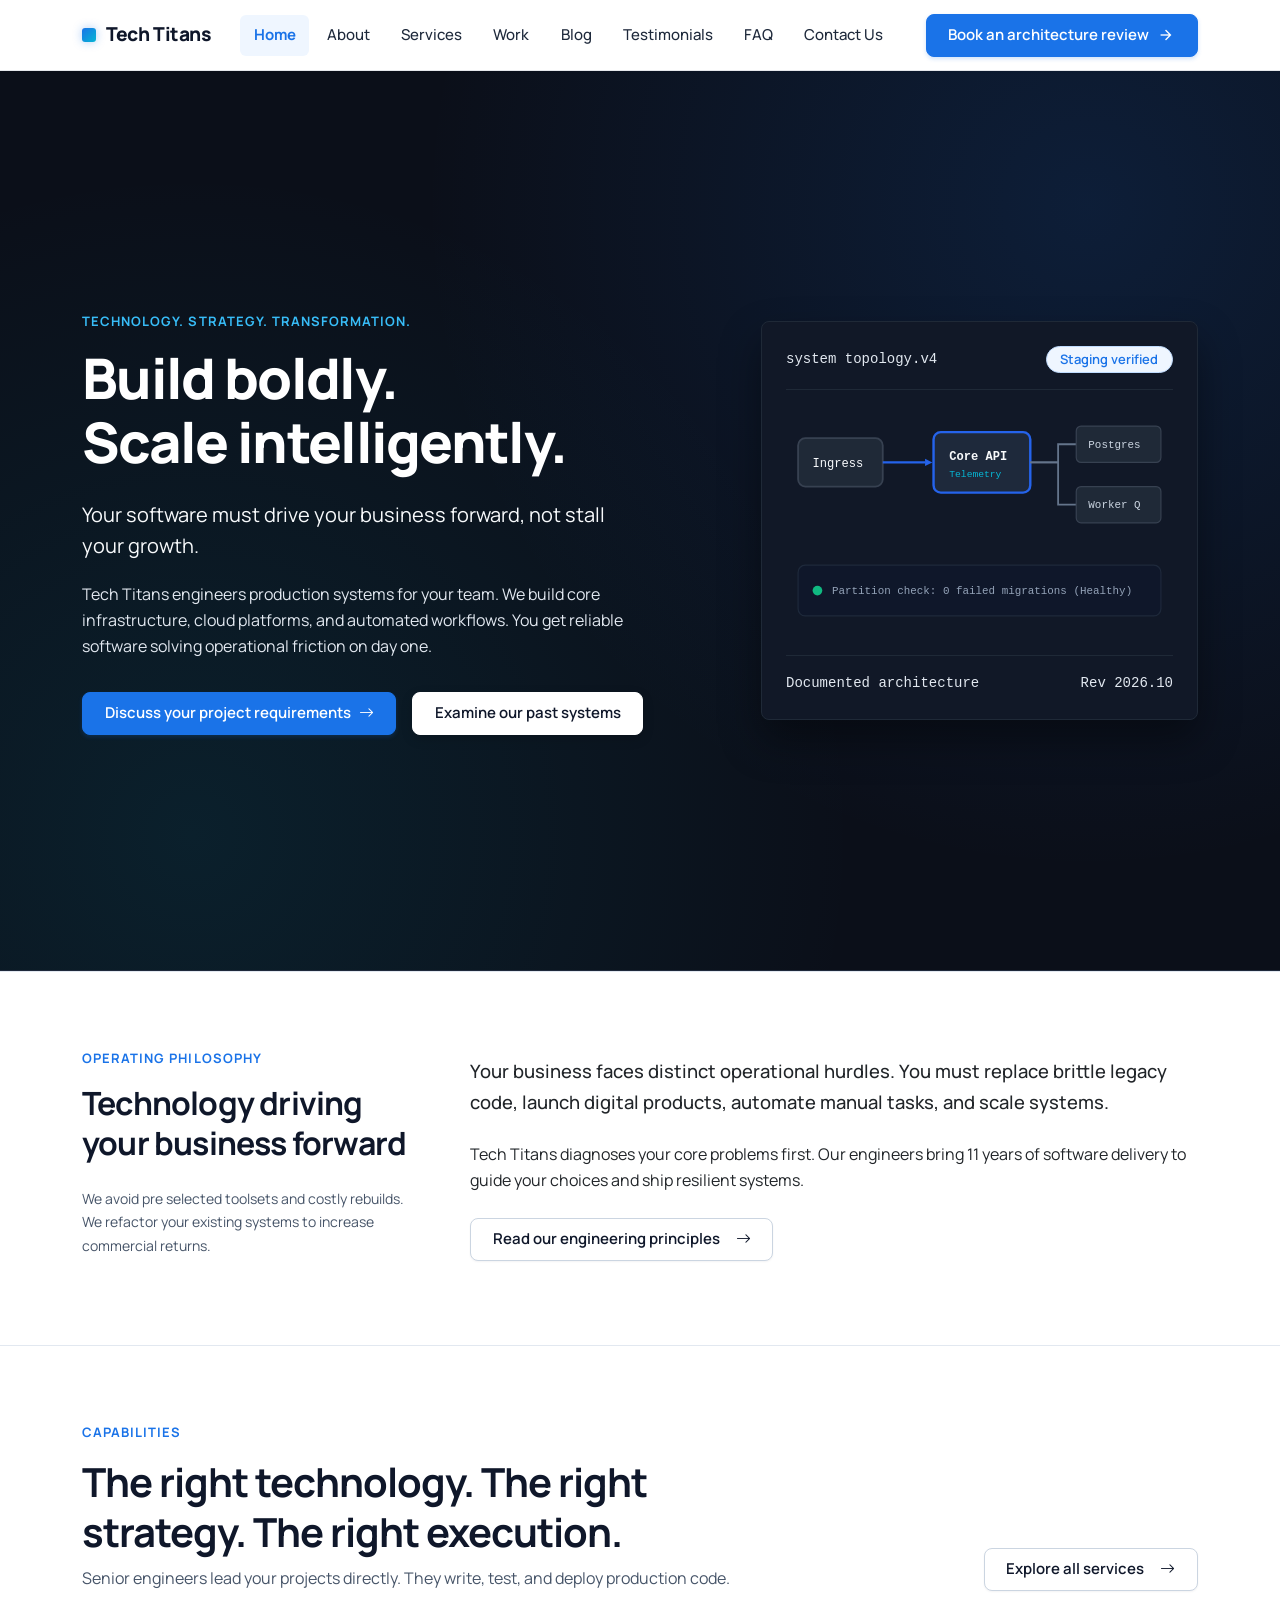
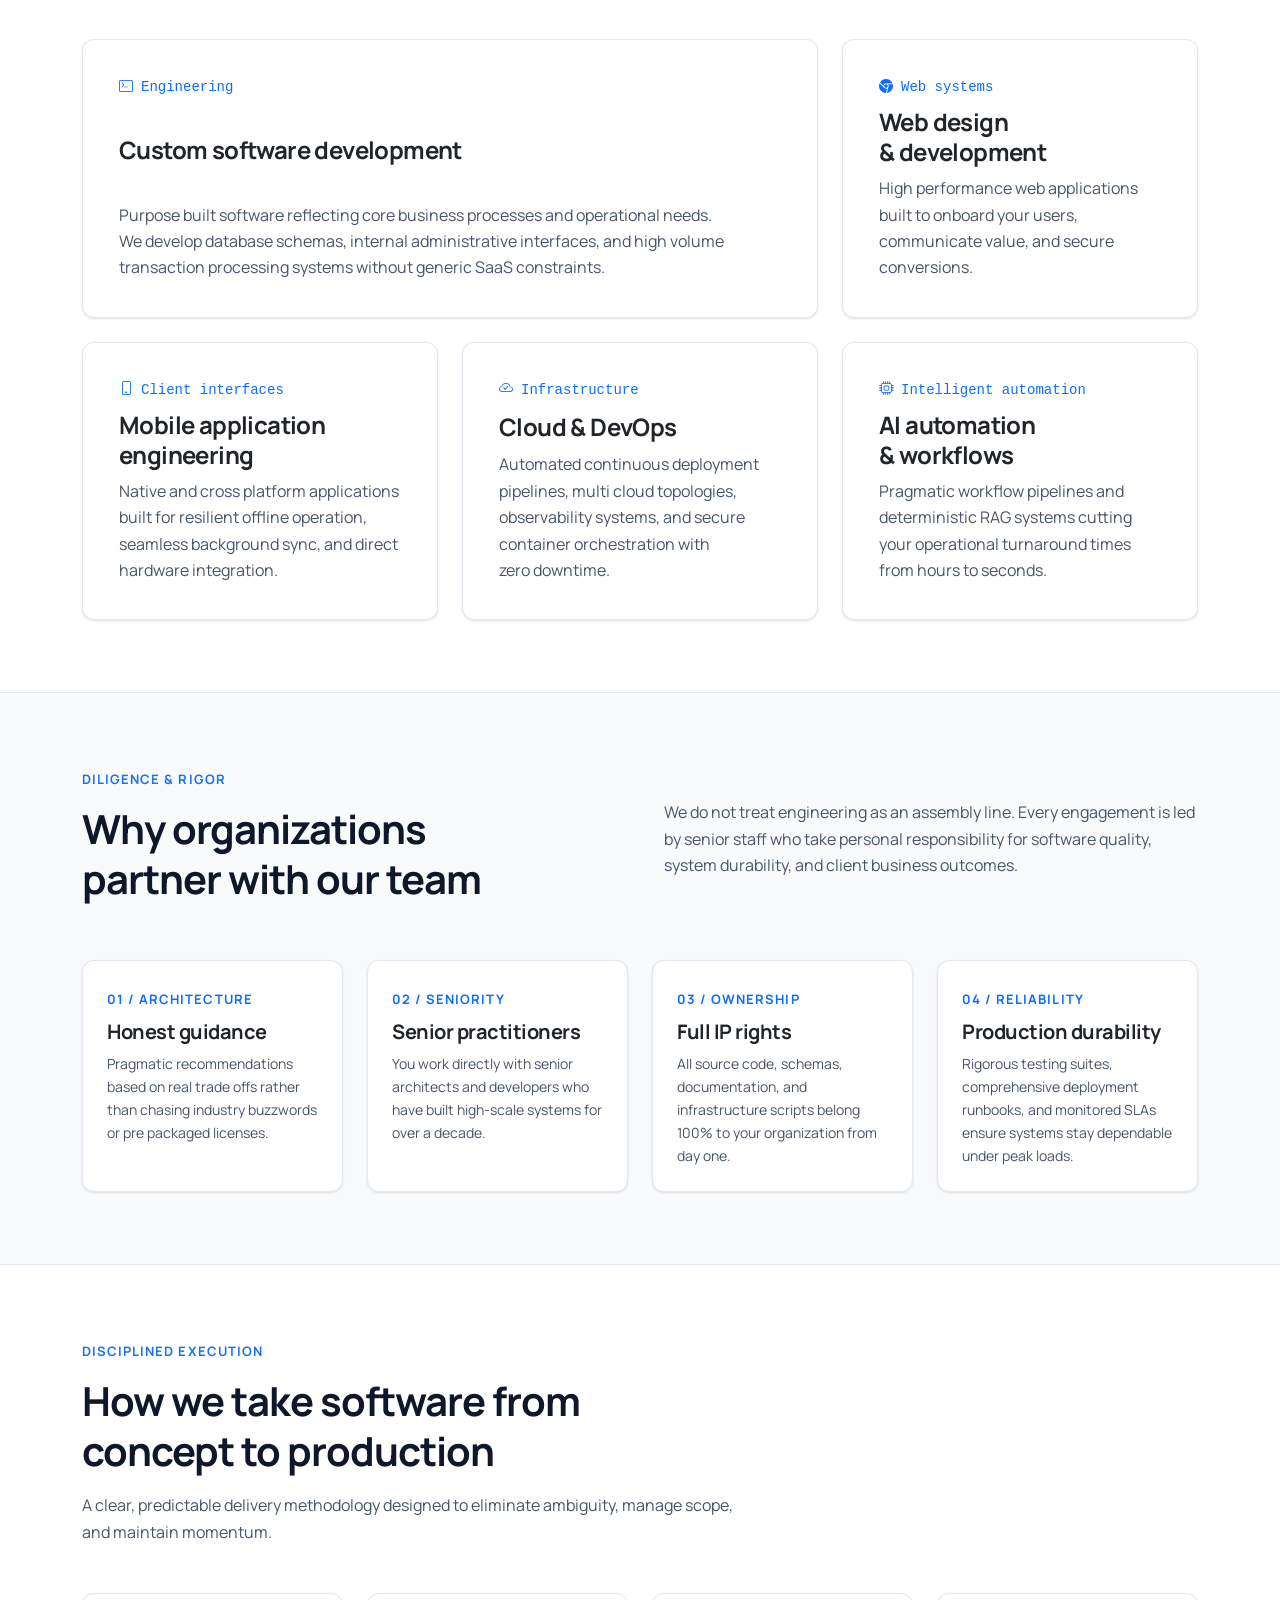
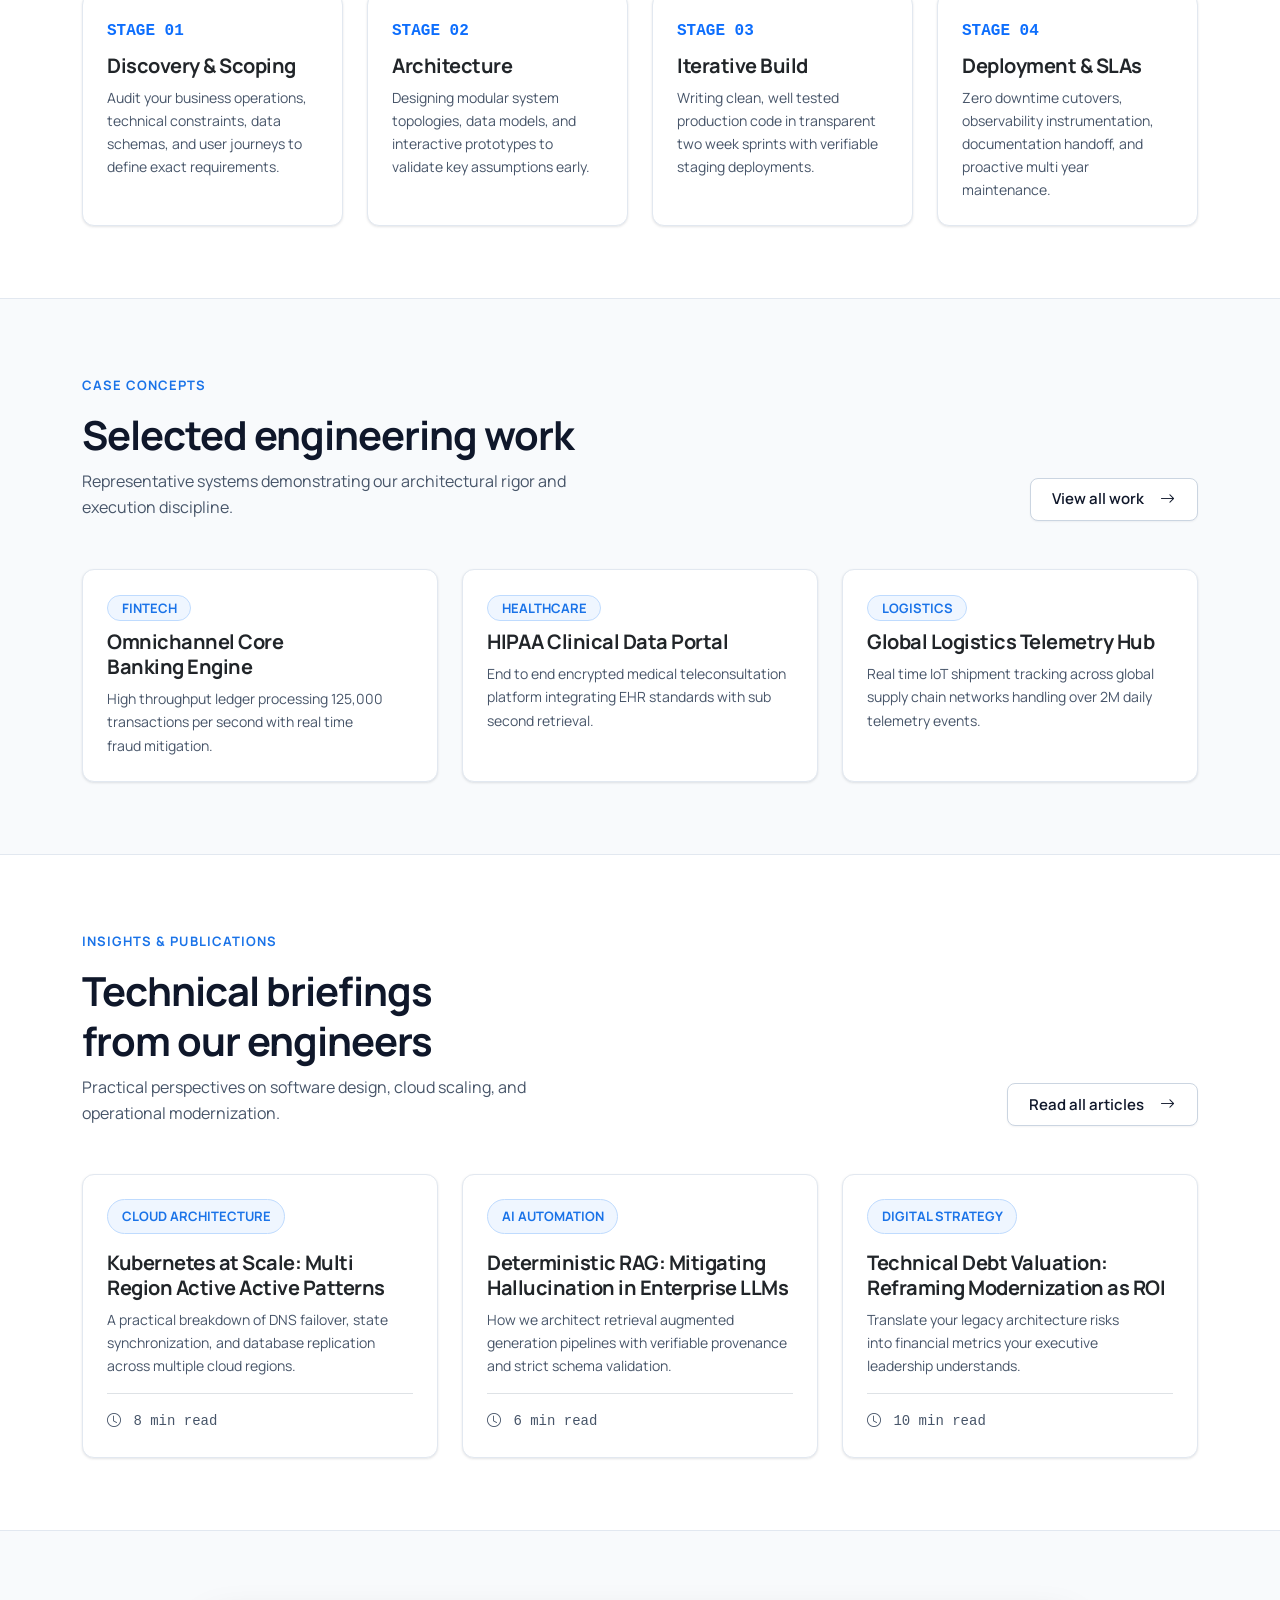
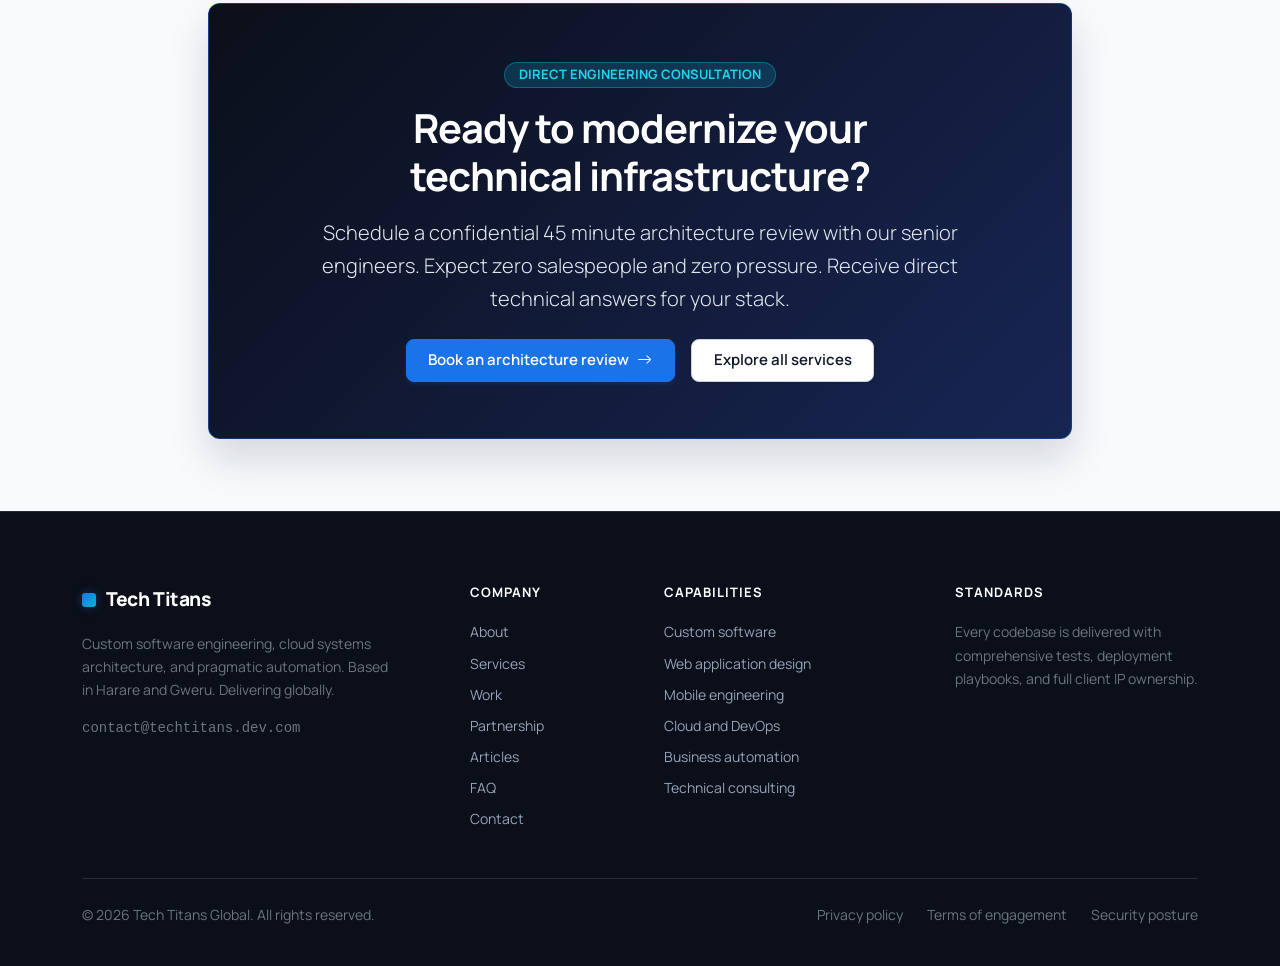
<file: index.html>
<!DOCTYPE html>
<html lang="en">
<head>
  <meta charset="UTF-8">
  <meta name="viewport" content="width=device-width, initial-scale=1.0">
  <title>Tech Titans | Custom Software Engineering &amp; Cloud Systems</title>

  <!-- Page-specific SEO metadata -->
  <meta name="description" content="Tech Titans engineers custom software, cloud infrastructure, and operational automation for mid-market and enterprise teams.">
  <meta name="keywords" content="custom software, cloud infrastructure, devops, workflow automation, technical consulting, enterprise digital systems">
  <meta name="author" content="Tech Titans Global">
  <link rel="canonical" href="https://techtitans.dev.com/index.html">

  <link rel="icon" type="image/svg+xml" href="assets/icons/favicon.svg">

  <!-- Google Fonts: Manrope, Inter & Material Symbols Outlined -->
  <link rel="preconnect" href="https://fonts.googleapis.com">
  <link rel="preconnect" href="https://fonts.gstatic.com" crossorigin>
  <link href="https://fonts.googleapis.com/css2?family=Inter:wght@400;500;600;700&family=Manrope:wght@500;600;700;800&family=Material+Symbols+Outlined:opsz,wght,FILL,GRAD@24,400,0,0&display=swap" rel="stylesheet">

  <!-- Bootstrap 5.3 CSS & Icons -->
  <link href="https://cdn.jsdelivr.net/npm/bootstrap@5.3.3/dist/css/bootstrap.min.css" rel="stylesheet">
  <link rel="stylesheet" href="https://cdn.jsdelivr.net/npm/bootstrap-icons@1.11.3/font/bootstrap-icons.min.css">
  <link rel="stylesheet" href="assets/css/style.css">
</head>
<body>
  <a href="#main-content" class="skip-to-content">Skip to main content</a>

  <!-- BANNER -->
  <header role="banner" class="site-nav">
    <div class="container">
      <input type="checkbox" id="nav-toggle" class="nav-toggle-input" aria-label="Toggle navigation menu">
      <div class="d-flex align-items-center justify-content-between">
        <a href="index.html" class="brand-mark" aria-label="Tech Titans home">
          <span class="brand-square" aria-hidden="true"></span>
          <span>Tech Titans</span>
        </a>

        <nav aria-label="Primary navigation" class="d-none d-xl-flex align-items-center gap-1">
          <a href="index.html" class="nav-link-item active" aria-current="page">Home</a>
          <a href="about.html" class="nav-link-item">About</a>
          <a href="services.html" class="nav-link-item">Services</a>
          <a href="portfolio.html" class="nav-link-item">Work</a>
          <a href="blog.html" class="nav-link-item">Blog</a>
          <a href="testimonials.html" class="nav-link-item">Testimonials</a>
          <a href="faq.html" class="nav-link-item">FAQ</a>
          <a href="contact.html" class="nav-link-item">Contact Us</a>
        </nav>

        <div class="d-flex align-items-center gap-3">
          <a href="contact.html" class="action-btn action-btn-primary d-none d-sm-inline-flex">
            <span>Book an architecture review</span>
            <span class="material-symbols-outlined" style="font-size: 18px;">arrow_forward</span>
          </a>
          <label for="nav-toggle" class="nav-toggle-btn d-xl-none" aria-label="Toggle navigation menu">
            <span class="material-symbols-outlined">menu</span>
          </label>
        </div>
      </div>

      <!-- Mobile collapse menu -->
      <div class="mobile-nav-menu d-xl-none mt-3 pt-3 border-top" id="mobileNav">
        <div class="d-flex flex-column gap-1">
          <a href="index.html" class="nav-link-item active" aria-current="page">Home</a>
          <a href="about.html" class="nav-link-item">About</a>
          <a href="services.html" class="nav-link-item">Services</a>
          <a href="portfolio.html" class="nav-link-item">Work</a>
          <a href="blog.html" class="nav-link-item">Blog</a>
          <a href="testimonials.html" class="nav-link-item">Testimonials</a>
          <a href="faq.html" class="nav-link-item">FAQ</a>
          <a href="contact.html" class="nav-link-item">Contact Us</a>
          <a href="contact.html" class="action-btn action-btn-primary mt-2">
            <span>Book an architecture review</span>
          </a>
        </div>
      </div>
    </div>
  </header>

  <main id="main-content" role="main">
    <!-- 1. HERO SECTION -->
    <section class="hero-container" aria-labelledby="hero-heading">
      <div class="container">
        <div class="row align-items-center g-5">
          <div class="col-lg-7">
            <span class="eyebrow">Technology. Strategy. Transformation.</span>
            <h1 id="hero-heading" class="hero-title">
              Build boldly. Scale intelligently.
            </h1>
            <p class="hero-deck">
              Your software must drive your business forward, not stall your growth.
            </p>
            <p class="text-muted mb-4" style="max-width: 38rem;">
              Tech Titans engineers production systems for your team. We build core infrastructure, cloud platforms, and automated workflows. You get reliable software solving operational friction on day one.
            </p>

            <div class="d-flex flex-wrap gap-3 pt-2">
              <a href="contact.html" class="action-btn action-btn-primary">
                <span>Discuss your project requirements</span>
                <i class="bi bi-arrow-right"></i>
              </a>
              <a href="portfolio.html" class="action-btn action-btn-secondary">
                <span>Examine our past systems</span>
              </a>
            </div>
          </div>

          <!-- Technical Schematic Visual -->
          <div class="col-lg-5">
            <div class="hero-schematic p-4 border rounded-3" style="background-color: #111827; border-color: #1F2937 !important;">
              <div class="d-flex justify-content-between align-items-center pb-3 border-bottom" style="border-color: #1F2937 !important;">
                <span class="small font-monospace text-muted">system topology.v4</span>
                <span class="badge" style="background-color: rgba(37, 99, 235, 0.2); color: #38BDF8; font-weight: 600;">Staging verified</span>
              </div>
              <div class="my-4">
                <svg viewBox="0 0 320 180" class="w-100 h-auto" style="display: block;" role="img" aria-label="System architecture blueprint illustrating secure API gateway routing to core services and partitioned storage">
                  <rect x="10" y="20" width="70" height="40" rx="6" fill="#1F2937" stroke="#374151" stroke-width="1.5"/>
                  <text x="22" y="44" fill="#F8FAFC" font-size="10" font-family="'Geist Mono', monospace">Ingress</text>
                  <line x1="80" y1="40" x2="115" y2="40" stroke="#2563EB" stroke-width="2"/>
                  <polygon points="115,37 121,40 115,43" fill="#2563EB"/>

                  <rect x="122" y="15" width="80" height="50" rx="6" fill="#1E293B" stroke="#2563EB" stroke-width="2"/>
                  <text x="135" y="38" fill="#F8FAFC" font-size="10" font-family="'Geist Mono', monospace" font-weight="600">Core API</text>
                  <text x="135" y="52" fill="#06B6D4" font-size="8" font-family="'Geist Mono', monospace">Telemetry</text>

                  <path d="M 202 40 L 225 40 L 225 25 L 240 25" fill="none" stroke="#64748B" stroke-width="1.5"/>
                  <path d="M 202 40 L 225 40 L 225 75 L 240 75" fill="none" stroke="#64748B" stroke-width="1.5"/>

                  <rect x="240" y="10" width="70" height="30" rx="4" fill="#1F2937" stroke="#374151"/>
                  <text x="250" y="28" fill="#CBD5E1" font-size="9" font-family="'Geist Mono', monospace">Postgres</text>

                  <rect x="240" y="60" width="70" height="30" rx="4" fill="#1F2937" stroke="#374151"/>
                  <text x="250" y="78" fill="#CBD5E1" font-size="9" font-family="'Geist Mono', monospace">Worker Q</text>

                  <rect x="10" y="125" width="300" height="42" rx="6" fill="#0F172A" stroke="#1E293B"/>
                  <circle cx="26" cy="146" r="4" fill="#10B981"/>
                  <text x="38" y="149" fill="#94A3B8" font-size="9" font-family="'Geist Mono', monospace">Partition check: 0 failed migrations (Healthy)</text>
                </svg>
              </div>
              <div class="pt-3 border-top d-flex justify-content-between align-items-center" style="border-color: #1F2937 !important;">
                <span class="small text-muted font-monospace">Documented architecture</span>
                <span class="small font-monospace text-muted">Rev 2026.10</span>
              </div>
            </div>
          </div>
        </div>
      </div>
    </section>

    <!-- 2. INTRODUCTION SECTION -->
    <section class="section-canvas py-5" aria-labelledby="intro-heading">
      <div class="container py-4">
        <div class="row g-5 align-items-center">
          <div class="col-lg-4">
            <span class="eyebrow">Operating philosophy</span>
            <h2 id="intro-heading" class="h2 mb-4">Technology driving your business forward</h2>
            <p class="text-muted small">
              We avoid pre selected toolsets and costly rebuilds. We refactor your existing systems to increase commercial returns.
            </p>
          </div>
          <div class="col-lg-8">
            <p class="lead text-dark mb-4" style="font-size: 1.15rem; font-weight: 500;">
              Your business faces distinct operational hurdles. You must replace brittle legacy code, launch digital products, automate manual tasks, and scale systems.
            </p>
            <p class="text-body mb-4">
              Tech Titans diagnoses your core problems first. Our engineers bring 11 years of software delivery to guide your choices and ship resilient systems.
            </p>
            <div>
              <a href="about.html" class="action-btn action-btn-secondary">
                <span>Read our engineering principles</span>
                <i class="bi bi-arrow-right ms-2"></i>
              </a>
            </div>
          </div>
        </div>
      </div>
    </section>

    <!-- 4. SERVICES OVERVIEW (IN-CARD LINKS REMOVED) -->
    <section class="section-canvas py-5" aria-labelledby="services-heading">
      <div class="container py-4">
        <div class="d-flex flex-column flex-md-row justify-content-between align-items-md-end gap-3 mb-5">
          <div style="max-width: 44rem;">
            <span class="eyebrow">Capabilities</span>
            <h2 id="services-heading" class="h1 mb-2">
              The right technology. The right strategy. The right execution.
            </h2>
            <p class="text-muted mb-0">
              Senior engineers lead your projects directly. They write, test, and deploy production code.
            </p>
          </div>
          <a href="services.html" class="action-btn action-btn-secondary">
            <span>Explore all services</span>
            <i class="bi bi-arrow-right ms-2"></i>
          </a>
        </div>

        <div class="bento-grid">
          <!-- Item 1: Custom software -->
          <div class="bento-cell bento-col-8">
            <span class="font-monospace small text-primary mb-2 d-block"><i class="bi bi-terminal me-2"></i>Engineering</span>
            <h3 class="h4 mb-2 text-dark">Custom software development</h3>
            <p class="text-muted mb-0" style="max-width: 38rem;">
              Purpose built software reflecting core business processes and operational needs. We develop database schemas, internal administrative interfaces, and high volume transaction processing systems without generic SaaS constraints.
            </p>
          </div>

          <!-- Item 2: Web systems -->
          <div class="bento-cell bento-col-4">
            <span class="font-monospace small text-primary mb-2 d-block"><i class="bi bi-browser-chrome me-2"></i>Web systems</span>
            <h3 class="h4 mb-2 text-dark">Web design &amp; development</h3>
            <p class="text-muted mb-0">
              High performance web applications built to onboard your users, communicate value, and secure conversions.
            </p>
          </div>

          <!-- Item 3: Mobile development -->
          <div class="bento-cell bento-col-4">
            <span class="font-monospace small text-primary mb-2 d-block"><i class="bi bi-phone me-2"></i>Client interfaces</span>
            <h3 class="h4 mb-2 text-dark">Mobile application engineering</h3>
            <p class="text-muted mb-0">
              Native and cross platform applications built for resilient offline operation, seamless background sync, and direct hardware integration.
            </p>
          </div>

          <!-- Item 4: Cloud infrastructure -->
          <div class="bento-cell bento-col-4">
            <span class="font-monospace small text-primary mb-2 d-block"><i class="bi bi-cloud-check me-2"></i>Infrastructure</span>
            <h3 class="h4 mb-2 text-dark">Cloud &amp; DevOps</h3>
            <p class="text-muted mb-0">
              Automated continuous deployment pipelines, multi cloud topologies, observability systems, and secure container orchestration with zero downtime.
            </p>
          </div>

          <!-- Item 5: AI & Automation -->
          <div class="bento-cell bento-col-4">
            <span class="font-monospace small text-primary mb-2 d-block"><i class="bi bi-cpu me-2"></i>Intelligent automation</span>
            <h3 class="h4 mb-2 text-dark">AI automation &amp; workflows</h3>
            <p class="text-muted mb-0">
              Pragmatic workflow pipelines and deterministic RAG systems cutting your operational turnaround times from hours to seconds.
            </p>
          </div>
        </div>
      </div>
    </section>

    <!-- 5. WHY TECH TITANS -->
    <section class="section-striped py-5" aria-labelledby="why-heading">
      <div class="container py-4">
        <div class="row g-5 align-items-center mb-5">
          <div class="col-lg-6">
            <span class="eyebrow">Diligence &amp; Rigor</span>
            <h2 id="why-heading" class="h1">Why organizations partner with our team</h2>
          </div>
          <div class="col-lg-6">
            <p class="text-muted mb-0">
              We do not treat engineering as an assembly line. Every engagement is led by senior staff who take personal responsibility for software quality, system durability, and client business outcomes.
            </p>
          </div>
        </div>

        <div class="row g-4">
          <div class="col-md-6 col-lg-3">
            <div class="diligence-box p-4 h-100">
              <div class="eyebrow text-primary mb-2">01 / ARCHITECTURE</div>
              <h3 class="h5 mb-2 text-dark">Honest guidance</h3>
              <p class="text-muted small mb-0">
                Pragmatic recommendations based on real trade offs rather than chasing industry buzzwords or pre packaged licenses.
              </p>
            </div>
          </div>
          <div class="col-md-6 col-lg-3">
            <div class="diligence-box p-4 h-100">
              <div class="eyebrow text-primary mb-2">02 / SENIORITY</div>
              <h3 class="h5 mb-2 text-dark">Senior practitioners</h3>
              <p class="text-muted small mb-0">
                You work directly with senior architects and developers who have built high-scale systems for over a decade.
              </p>
            </div>
          </div>
          <div class="col-md-6 col-lg-3">
            <div class="diligence-box p-4 h-100">
              <div class="eyebrow text-primary mb-2">03 / OWNERSHIP</div>
              <h3 class="h5 mb-2 text-dark">Full IP rights</h3>
              <p class="text-muted small mb-0">
                All source code, schemas, documentation, and infrastructure scripts belong 100% to your organization from day one.
              </p>
            </div>
          </div>
          <div class="col-md-6 col-lg-3">
            <div class="diligence-box p-4 h-100">
              <div class="eyebrow text-primary mb-2">04 / RELIABILITY</div>
              <h3 class="h5 mb-2 text-dark">Production durability</h3>
              <p class="text-muted small mb-0">
                Rigorous testing suites, comprehensive deployment runbooks, and monitored SLAs ensure systems stay dependable under peak loads.
              </p>
            </div>
          </div>
        </div>
      </div>
    </section>

    <!-- 6. DELIVERY PROCESS -->
    <section class="section-canvas py-5" aria-labelledby="process-heading">
      <div class="container py-4">
        <div class="mb-5" style="max-width: 42rem;">
          <span class="eyebrow">Disciplined execution</span>
          <h2 id="process-heading" class="h1 mb-3">How we take software from concept to production</h2>
          <p class="text-muted">
            A clear, predictable delivery methodology designed to eliminate ambiguity, manage scope, and maintain momentum.
          </p>
        </div>

        <div class="row g-4">
          <div class="col-md-6 col-lg-3">
            <div class="process-card p-4 h-100">
              <span class="stage-index text-primary font-monospace fw-bold mb-2 d-block">STAGE 01</span>
              <h3 class="h5 mb-2 text-dark">Discovery &amp; Scoping</h3>
              <p class="text-muted small mb-0">
                Audit your business operations, technical constraints, data schemas, and user journeys to define exact requirements.
              </p>
            </div>
          </div>
          <div class="col-md-6 col-lg-3">
            <div class="process-card p-4 h-100">
              <span class="stage-index text-primary font-monospace fw-bold mb-2 d-block">STAGE 02</span>
              <h3 class="h5 mb-2 text-dark">Architecture</h3>
              <p class="text-muted small mb-0">
                Designing modular system topologies, data models, and interactive prototypes to validate key assumptions early.
              </p>
            </div>
          </div>
          <div class="col-md-6 col-lg-3">
            <div class="process-card p-4 h-100">
              <span class="stage-index text-primary font-monospace fw-bold mb-2 d-block">STAGE 03</span>
              <h3 class="h5 mb-2 text-dark">Iterative Build</h3>
              <p class="text-muted small mb-0">
                Writing clean, well tested production code in transparent two week sprints with verifiable staging deployments.
              </p>
            </div>
          </div>
          <div class="col-md-6 col-lg-3">
            <div class="process-card p-4 h-100">
              <span class="stage-index text-primary font-monospace fw-bold mb-2 d-block">STAGE 04</span>
              <h3 class="h5 mb-2 text-dark">Deployment &amp; SLAs</h3>
              <p class="text-muted small mb-0">
                Zero downtime cutovers, observability instrumentation, documentation handoff, and proactive multi year maintenance.
              </p>
            </div>
          </div>
        </div>
      </div>
    </section>

    <!-- 7. PORTFOLIO SNAPSHOT (IN-CARD LINKS REMOVED) -->
    <section class="section-striped py-5" aria-labelledby="portfolio-heading">
      <div class="container py-4">
        <div class="d-flex flex-column flex-md-row justify-content-between align-items-md-end gap-3 mb-5">
          <div style="max-width: 38rem;">
            <span class="eyebrow">Case concepts</span>
            <h2 id="portfolio-heading" class="h1 mb-2">Selected engineering work</h2>
            <p class="text-muted mb-0">Representative systems demonstrating our architectural rigor and execution discipline.</p>
          </div>
          <a href="portfolio.html" class="action-btn action-btn-secondary">
            <span>View all work</span>
            <i class="bi bi-arrow-right ms-2"></i>
          </a>
        </div>

        <div class="row g-4">
          <div class="col-lg-4">
            <div class="case-card h-100 overflow-hidden">
              <div class="p-4">
                <span class="badge mb-2">FINTECH</span>
                <h3 class="h5 mb-2 text-dark">Omnichannel Core Banking Engine</h3>
                <p class="text-muted small mb-0">High throughput ledger processing 125,000 transactions per second with real time fraud mitigation.</p>
              </div>
            </div>
          </div>
          <div class="col-lg-4">
            <div class="case-card h-100 overflow-hidden">
              <div class="p-4">
                <span class="badge mb-2">HEALTHCARE</span>
                <h3 class="h5 mb-2 text-dark">HIPAA Clinical Data Portal</h3>
                <p class="text-muted small mb-0">End to end encrypted medical teleconsultation platform integrating EHR standards with sub second retrieval.</p>
              </div>
            </div>
          </div>
          <div class="col-lg-4">
            <div class="case-card h-100 overflow-hidden">
              <div class="p-4">
                <span class="badge mb-2">LOGISTICS</span>
                <h3 class="h5 mb-2 text-dark">Global Logistics Telemetry Hub</h3>
                <p class="text-muted small mb-0">Real time IoT shipment tracking across global supply chain networks handling over 2M daily telemetry events.</p>
              </div>
            </div>
          </div>
        </div>
      </div>
    </section>

    <!-- 8. RECENT BRIEFINGS (IN-CARD LINKS REMOVED) -->
    <section class="section-canvas py-5" aria-labelledby="articles-heading">
      <div class="container py-4">
        <div class="d-flex flex-column flex-md-row justify-content-between align-items-md-end gap-3 mb-5">
          <div style="max-width: 38rem;">
            <span class="eyebrow">Insights &amp; Publications</span>
            <h2 id="articles-heading" class="h1 mb-2">Technical briefings from our engineers</h2>
            <p class="text-muted mb-0">Practical perspectives on software design, cloud scaling, and operational modernization.</p>
          </div>
          <a href="blog.html" class="action-btn action-btn-secondary">
            <span>Read all articles</span>
            <i class="bi bi-arrow-right ms-2"></i>
          </a>
        </div>

        <div class="row g-4">
          <div class="col-md-6 col-lg-4">
            <div class="article-grid-card p-4 h-100 d-flex flex-column justify-content-between">
              <div>
                <span class="article-cat-tag mb-3">CLOUD ARCHITECTURE</span>
                <h3 class="h5 mb-2 text-dark">Kubernetes at Scale: Multi Region Active Active Patterns</h3>
                <p class="text-muted small mb-0">A practical breakdown of DNS failover, state synchronization, and database replication across multiple cloud regions.</p>
              </div>
              <div class="pt-3 mt-3 border-top text-muted small font-monospace">
                <span><i class="bi bi-clock me-1"></i> 8 min read</span>
              </div>
            </div>
          </div>

          <div class="col-md-6 col-lg-4">
            <div class="article-grid-card p-4 h-100 d-flex flex-column justify-content-between">
              <div>
                <span class="article-cat-tag mb-3">AI AUTOMATION</span>
                <h3 class="h5 mb-2 text-dark">Deterministic RAG: Mitigating Hallucination in Enterprise LLMs</h3>
                <p class="text-muted small mb-0">How we architect retrieval augmented generation pipelines with verifiable provenance and strict schema validation.</p>
              </div>
              <div class="pt-3 mt-3 border-top text-muted small font-monospace">
                <span><i class="bi bi-clock me-1"></i> 6 min read</span>
              </div>
            </div>
          </div>

          <div class="col-md-6 col-lg-4">
            <div class="article-grid-card p-4 h-100 d-flex flex-column justify-content-between">
              <div>
                <span class="article-cat-tag mb-3">DIGITAL STRATEGY</span>
                <h3 class="h5 mb-2 text-dark">Technical Debt Valuation: Reframing Modernization as ROI</h3>
                <p class="text-muted small mb-0">Translate your legacy architecture risks into financial metrics your executive leadership understands.</p>
              </div>
              <div class="pt-3 mt-3 border-top text-muted small font-monospace">
                <span><i class="bi bi-clock me-1"></i> 10 min read</span>
              </div>
            </div>
          </div>
        </div>
      </div>
    </section>

    <!-- 9. CTA WELL -->
    <section class="section-striped py-5" aria-labelledby="cta-heading">
      <div class="container py-4">
        <div class="cta-well text-center" style="max-width: 54rem; margin: 0 auto;">
          <span class="badge mb-3" style="background-color: rgba(6, 182, 212, 0.2) !important; color: #22D3EE !important; border-color: rgba(6, 182, 212, 0.4) !important;">
            DIRECT ENGINEERING CONSULTATION
          </span>
          <h2 id="cta-heading" class="display-6 fw-bold mb-3 text-white">Ready to modernize your technical infrastructure?</h2>
          <p class="lead mb-4 mx-auto" style="max-width: 42rem; color: #CBD5E1;">
            Schedule a confidential 45 minute architecture review with our senior engineers. Expect zero salespeople and zero pressure. Receive direct technical answers for your stack.
          </p>
          <div class="d-flex flex-wrap justify-content-center gap-3">
            <a href="contact.html" class="action-btn action-btn-primary">
              <span>Book an architecture review</span>
              <i class="bi bi-arrow-right"></i>
            </a>
            <a href="services.html" class="action-btn action-btn-secondary">
              <span>Explore all services</span>
            </a>
          </div>
        </div>
      </div>
    </section>
  </main>

  <!-- STANDARDIZED BOOTSTRAP FOOTER -->
  <footer role="contentinfo" class="site-footer">
    <div class="container">
      <div class="row g-4 g-lg-5 mb-5">
        <div class="col-lg-4">
          <a href="index.html" class="brand-mark mb-3 d-inline-flex" aria-label="Tech Titans home">
            <span class="brand-square" aria-hidden="true"></span>
            <span class="text-white">Tech Titans</span>
          </a>
          <p class="text-secondary small pe-lg-4 mb-3">
            Custom software engineering, cloud systems architecture, and pragmatic automation. Based in Harare and Gweru. Delivering globally.
          </p>
          <div class="font-monospace small">
            <a href="mailto:contact@techtitans.dev.com" class="text-secondary text-decoration-none">
              contact@techtitans.dev.com
            </a>
          </div>
        </div>

        <div class="col-6 col-md-3 col-lg-2">
          <h3 class="footer-col-title">Company</h3>
          <ul class="list-unstyled mb-0 d-flex flex-column gap-2 small">
            <li><a href="about.html">About</a></li>
            <li><a href="services.html">Services</a></li>
            <li><a href="portfolio.html">Work</a></li>
            <li><a href="testimonials.html">Partnership</a></li>
            <li><a href="blog.html">Articles</a></li>
            <li><a href="faq.html">FAQ</a></li>
            <li><a href="contact.html">Contact</a></li>
          </ul>
        </div>

        <div class="col-6 col-md-3 col-lg-3">
          <h3 class="footer-col-title">Capabilities</h3>
          <ul class="list-unstyled mb-0 d-flex flex-column gap-2 small">
            <li><a href="services.html#custom-software">Custom software</a></li>
            <li><a href="services.html#web-development">Web application design</a></li>
            <li><a href="services.html#mobile-development">Mobile engineering</a></li>
            <li><a href="services.html#cloud-devops">Cloud and DevOps</a></li>
            <li><a href="services.html#ai-automation">Business automation</a></li>
            <li><a href="services.html#it-consulting">Technical consulting</a></li>
          </ul>
        </div>

        <div class="col-md-6 col-lg-3">
          <h3 class="footer-col-title">Standards</h3>
          <p class="small text-secondary mb-0">
            Every codebase is delivered with comprehensive tests, deployment playbooks, and full client IP ownership.
          </p>
        </div>
      </div>

      <div class="pt-4 border-top border-secondary border-opacity-25 d-flex flex-column flex-sm-row justify-content-between align-items-center gap-3 small text-secondary">
        <div>
          &copy; 2026 Tech Titans Global. All rights reserved.
        </div>
        <div class="d-flex gap-4">
          <a href="#" class="text-secondary text-decoration-none">Privacy policy</a>
          <a href="#" class="text-secondary text-decoration-none">Terms of engagement</a>
          <a href="#" class="text-secondary text-decoration-none">Security posture</a>
        </div>
      </div>
    </div>
  </footer>
</body>
</html>
</file>
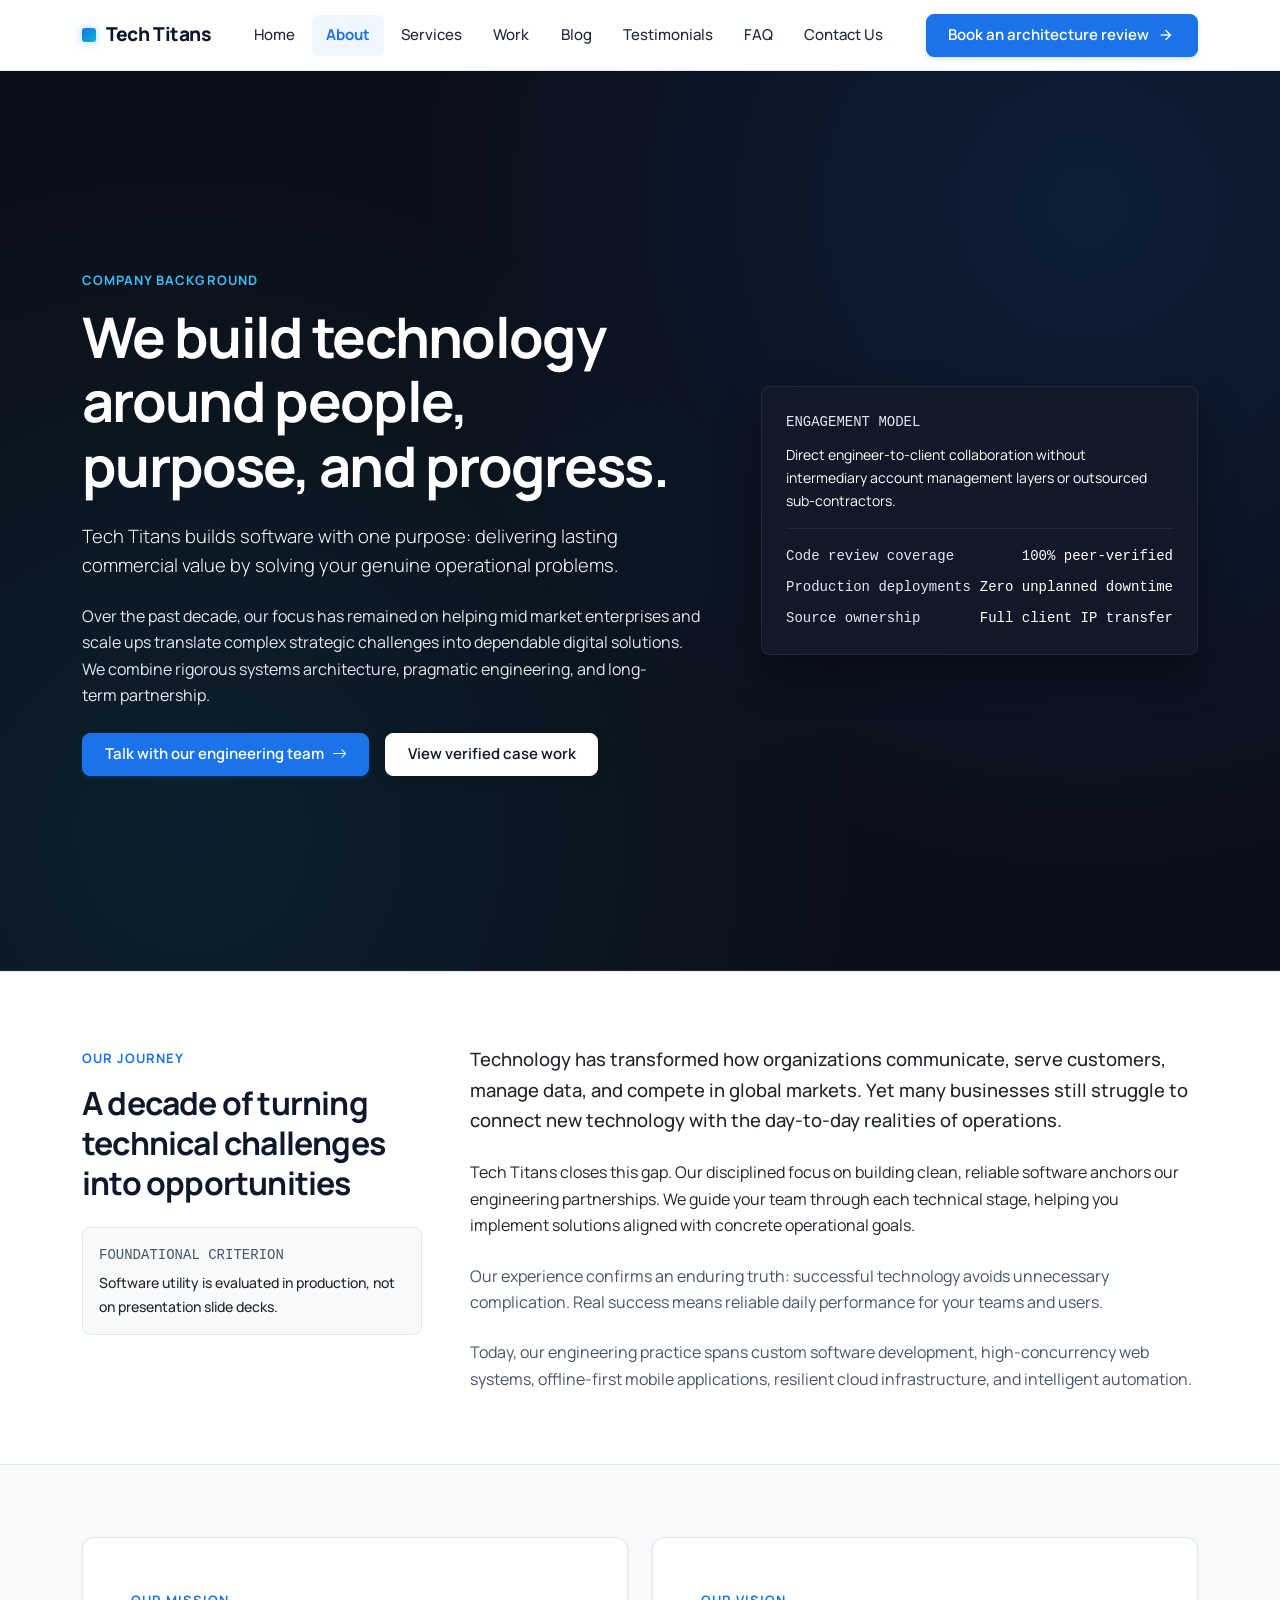
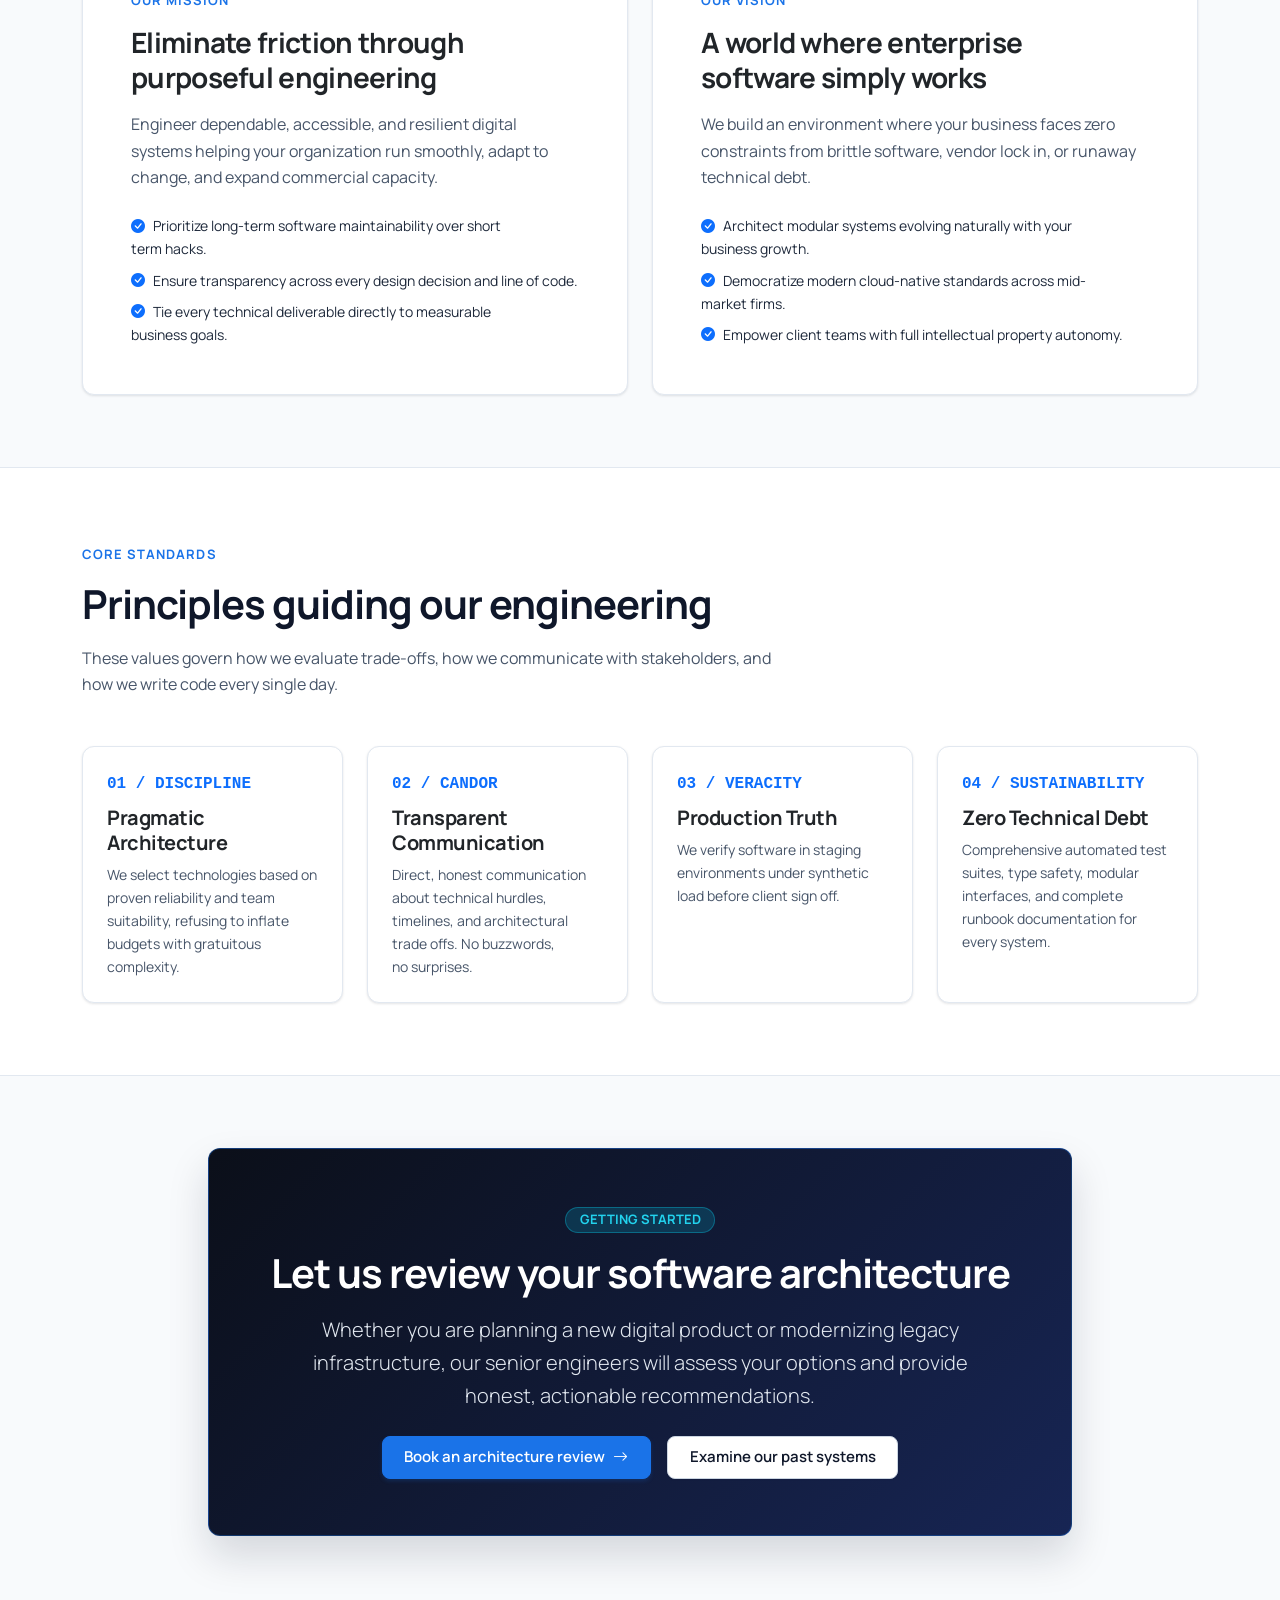
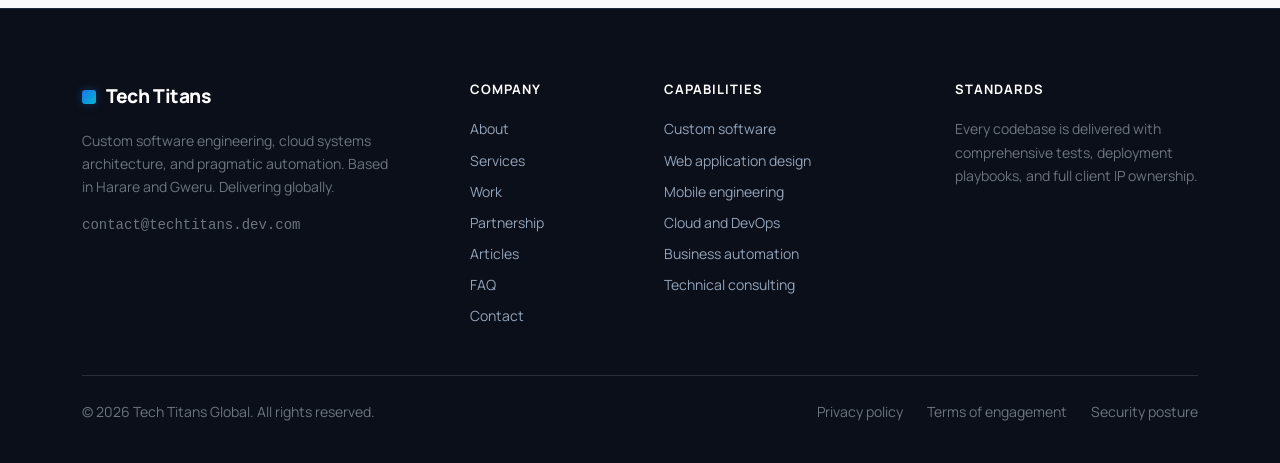
<file: about.html>
<!DOCTYPE html>
<html lang="en">
<head>
  <meta charset="UTF-8">
  <meta name="viewport" content="width=device-width, initial-scale=1.0">
  <title>About Tech Titans | Our Approach, Mission &amp; Technical Standards</title>
  
  <meta name="description" content="Learn about Tech Titans: our engineering history, mission, core values, and how we connect software decisions directly to business outcomes.">
  <meta name="keywords" content="about tech titans, software engineering principles, technical consulting, enterprise digital systems, mission and values">
  <meta name="author" content="Tech Titans Global">
  <link rel="canonical" href="https://techtitans.dev.com/about.html">

  <link rel="icon" type="image/svg+xml" href="assets/icons/favicon.svg">

  <!-- Google Fonts: Manrope, Inter & Material Symbols Outlined -->
  <link rel="preconnect" href="https://fonts.googleapis.com">
  <link rel="preconnect" href="https://fonts.gstatic.com" crossorigin>
  <link href="https://fonts.googleapis.com/css2?family=Inter:wght@400;500;600;700&family=Manrope:wght@500;600;700;800&family=Material+Symbols+Outlined:opsz,wght,FILL,GRAD@24,400,0,0&display=swap" rel="stylesheet">

  <!-- Bootstrap 5.3 CSS & Icons -->
  <link href="https://cdn.jsdelivr.net/npm/bootstrap@5.3.3/dist/css/bootstrap.min.css" rel="stylesheet">
  <link rel="stylesheet" href="https://cdn.jsdelivr.net/npm/bootstrap-icons@1.11.3/font/bootstrap-icons.min.css">
  <link rel="stylesheet" href="assets/css/style.css">
</head>
<body>
  <a href="#main-content" class="skip-to-content">Skip to main content</a>

  <!-- BANNER -->
  <header role="banner" class="site-nav">
    <div class="container">
      <input type="checkbox" id="nav-toggle" class="nav-toggle-input" aria-label="Toggle navigation menu">
      <div class="d-flex align-items-center justify-content-between">
        <a href="index.html" class="brand-mark" aria-label="Tech Titans home">
          <span class="brand-square" aria-hidden="true"></span>
          <span>Tech Titans</span>
        </a>

        <nav aria-label="Primary navigation" class="d-none d-xl-flex align-items-center gap-1">
          <a href="index.html" class="nav-link-item">Home</a>
          <a href="about.html" class="nav-link-item active" aria-current="page">About</a>
          <a href="services.html" class="nav-link-item">Services</a>
          <a href="portfolio.html" class="nav-link-item">Work</a>
          <a href="blog.html" class="nav-link-item">Blog</a>
          <a href="testimonials.html" class="nav-link-item">Testimonials</a>
          <a href="faq.html" class="nav-link-item">FAQ</a>
          <a href="contact.html" class="nav-link-item">Contact Us</a>
        </nav>

        <div class="d-flex align-items-center gap-3">
          <a href="contact.html" class="action-btn action-btn-primary d-none d-sm-inline-flex">
            <span>Book an architecture review</span>
            <span class="material-symbols-outlined" style="font-size: 18px;">arrow_forward</span>
          </a>
          <label for="nav-toggle" class="nav-toggle-btn d-xl-none" aria-label="Toggle navigation menu">
            <span class="material-symbols-outlined">menu</span>
          </label>
        </div>
      </div>

      <!-- Mobile collapse menu -->
      <div class="mobile-nav-menu d-xl-none mt-3 pt-3 border-top" id="mobileNav">
        <div class="d-flex flex-column gap-1">
          <a href="index.html" class="nav-link-item">Home</a>
          <a href="about.html" class="nav-link-item active" aria-current="page">About</a>
          <a href="services.html" class="nav-link-item">Services</a>
          <a href="portfolio.html" class="nav-link-item">Work</a>
          <a href="blog.html" class="nav-link-item">Blog</a>
          <a href="testimonials.html" class="nav-link-item">Testimonials</a>
          <a href="faq.html" class="nav-link-item">FAQ</a>
          <a href="contact.html" class="nav-link-item">Contact Us</a>
          <a href="contact.html" class="action-btn action-btn-primary mt-2">
            <span>Book an architecture review</span>
          </a>
        </div>
      </div>
    </div>
  </header>

  <main id="main-content" role="main">
    <!-- HERO SECTION -->
    <section class="page-hero" aria-labelledby="about-hero-heading">
      <div class="container">
        <div class="row align-items-center g-5">
          <div class="col-lg-7">
            <span class="eyebrow">Company background</span>
            <h1 id="about-hero-heading" class="display-5 fw-bold text-white mb-4">
              We build technology around people, purpose, and progress.
            </h1>
            <p class="lead text-light mb-4" style="max-width: 44rem; font-size: 1.15rem;">
              Tech Titans builds software with one purpose: delivering lasting commercial value by solving your genuine operational problems.
            </p>
            <p class="text-muted mb-4" style="max-width: 42rem;">
              Over the past decade, our focus has remained on helping mid market enterprises and scale ups translate complex strategic challenges into dependable digital solutions. We combine rigorous systems architecture, pragmatic engineering, and long-term partnership.
            </p>
            <div class="d-flex flex-wrap gap-3">
              <a href="contact.html" class="action-btn action-btn-primary">
                <span>Talk with our engineering team</span>
                <i class="bi bi-arrow-right"></i>
              </a>
              <a href="portfolio.html" class="action-btn action-btn-secondary">
                <span>View verified case work</span>
              </a>
            </div>
          </div>
          <div class="col-lg-5">
            <div class="p-4 border rounded-3" style="background-color: #111827; border-color: #1F2937 !important;">
              <span class="font-monospace small d-block text-muted mb-2">ENGAGEMENT MODEL</span>
              <p class="small text-white mb-3">
                Direct engineer-to-client collaboration without intermediary account management layers or outsourced sub-contractors.
              </p>
              <div class="pt-3 border-top d-flex justify-content-between small text-muted font-monospace" style="border-color: #1F2937 !important;">
                <span>Code review coverage</span>
                <span class="text-white">100% peer-verified</span>
              </div>
              <div class="pt-2 d-flex justify-content-between small text-muted font-monospace">
                <span>Production deployments</span>
                <span class="text-white">Zero unplanned downtime</span>
              </div>
              <div class="pt-2 d-flex justify-content-between small text-muted font-monospace">
                <span>Source ownership</span>
                <span class="text-white">Full client IP transfer</span>
              </div>
            </div>
          </div>
        </div>
      </div>
    </section>

    <!-- OUR JOURNEY -->
    <section class="section-canvas py-5" aria-labelledby="story-heading">
      <div class="container py-4">
        <div class="row g-5">
          <div class="col-lg-4">
            <span class="eyebrow">Our journey</span>
            <h2 id="story-heading" class="h2 mb-4">A decade of turning technical challenges into opportunities</h2>
            <div class="p-3 border rounded-3 mt-4" style="background-color: var(--surface-striped); border-color: var(--border-quiet) !important;">
              <span class="small font-monospace text-muted d-block mb-1">FOUNDATIONAL CRITERION</span>
              <p class="small text-dark mb-0 fw-medium">
                Software utility is evaluated in production, not on presentation slide decks.
              </p>
            </div>
          </div>
          <div class="col-lg-8">
            <p class="lead text-dark mb-4" style="font-size: 1.15rem; font-weight: 500;">
              Technology has transformed how organizations communicate, serve customers, manage data, and compete in global markets. Yet many businesses still struggle to connect new technology with the day-to-day realities of operations.
            </p>
            <p class="text-body mb-4">
              Tech Titans closes this gap. Our disciplined focus on building clean, reliable software anchors our engineering partnerships. We guide your team through each technical stage, helping you implement solutions aligned with concrete operational goals.
            </p>
            <p class="text-muted mb-4">
              Our experience confirms an enduring truth: successful technology avoids unnecessary complication. Real success means reliable daily performance for your teams and users.
            </p>
            <p class="text-muted mb-0">
              Today, our engineering practice spans custom software development, high-concurrency web systems, offline-first mobile applications, resilient cloud infrastructure, and intelligent automation.
            </p>
          </div>
        </div>
      </div>
    </section>

    <!-- MISSION & VISION -->
    <section class="section-striped py-5" aria-labelledby="mission-vision-heading">
      <div class="container py-4">
        <div class="row g-4">
          <div class="col-md-6">
            <div class="mission-panel p-4 p-lg-5 h-100">
              <span class="eyebrow">Our Mission</span>
              <h3 class="h3 mb-3 text-dark">Eliminate friction through purposeful engineering</h3>
              <p class="text-muted mb-4">
                Engineer dependable, accessible, and resilient digital systems helping your organization run smoothly, adapt to change, and expand commercial capacity.
              </p>
              <ul class="list-unstyled mb-0 d-flex flex-column gap-2 small text-body">
                <li><i class="bi bi-check-circle-fill text-primary me-2"></i>Prioritize long-term software maintainability over short term hacks.</li>
                <li><i class="bi bi-check-circle-fill text-primary me-2"></i>Ensure transparency across every design decision and line of code.</li>
                <li><i class="bi bi-check-circle-fill text-primary me-2"></i>Tie every technical deliverable directly to measurable business goals.</li>
              </ul>
            </div>
          </div>
          <div class="col-md-6">
            <div class="vision-panel p-4 p-lg-5 h-100">
              <span class="eyebrow">Our Vision</span>
              <h3 class="h3 mb-3 text-dark">A world where enterprise software simply works</h3>
              <p class="text-muted mb-4">
                We build an environment where your business faces zero constraints from brittle software, vendor lock in, or runaway technical debt.
              </p>
              <ul class="list-unstyled mb-0 d-flex flex-column gap-2 small text-body">
                <li><i class="bi bi-check-circle-fill text-primary me-2"></i>Architect modular systems evolving naturally with your business growth.</li>
                <li><i class="bi bi-check-circle-fill text-primary me-2"></i>Democratize modern cloud-native standards across mid-market firms.</li>
                <li><i class="bi bi-check-circle-fill text-primary me-2"></i>Empower client teams with full intellectual property autonomy.</li>
              </ul>
            </div>
          </div>
        </div>
      </div>
    </section>

    <!-- CORE VALUES -->
    <section class="section-canvas py-5" aria-labelledby="values-heading">
      <div class="container py-4">
        <div class="mb-5" style="max-width: 44rem;">
          <span class="eyebrow">Core Standards</span>
          <h2 id="values-heading" class="h1 mb-3">Principles guiding our engineering</h2>
          <p class="text-muted">
            These values govern how we evaluate trade-offs, how we communicate with stakeholders, and how we write code every single day.
          </p>
        </div>
        <div class="row g-4">
          <div class="col-md-6 col-lg-3">
            <div class="commitment-card p-4 h-100">
              <span class="stage-index text-primary font-monospace fw-bold mb-2 d-block">01 / DISCIPLINE</span>
              <h3 class="h5 mb-2 text-dark">Pragmatic Architecture</h3>
              <p class="text-muted small mb-0">
                We select technologies based on proven reliability and team suitability, refusing to inflate budgets with gratuitous complexity.
              </p>
            </div>
          </div>
          <div class="col-md-6 col-lg-3">
            <div class="commitment-card p-4 h-100">
              <span class="stage-index text-primary font-monospace fw-bold mb-2 d-block">02 / CANDOR</span>
              <h3 class="h5 mb-2 text-dark">Transparent Communication</h3>
              <p class="text-muted small mb-0">
                Direct, honest communication about technical hurdles, timelines, and architectural trade offs. No buzzwords, no surprises.
              </p>
            </div>
          </div>
          <div class="col-md-6 col-lg-3">
            <div class="commitment-card p-4 h-100">
              <span class="stage-index text-primary font-monospace fw-bold mb-2 d-block">03 / VERACITY</span>
              <h3 class="h5 mb-2 text-dark">Production Truth</h3>
              <p class="text-muted small mb-0">
                We verify software in staging environments under synthetic load before client sign off.
              </p>
            </div>
          </div>
          <div class="col-md-6 col-lg-3">
            <div class="commitment-card p-4 h-100">
              <span class="stage-index text-primary font-monospace fw-bold mb-2 d-block">04 / SUSTAINABILITY</span>
              <h3 class="h5 mb-2 text-dark">Zero Technical Debt</h3>
              <p class="text-muted small mb-0">
                Comprehensive automated test suites, type safety, modular interfaces, and complete runbook documentation for every system.
              </p>
            </div>
          </div>
        </div>
      </div>
    </section>

    <!-- CLOSING CTA -->
    <section class="section-striped py-5" aria-labelledby="cta-heading">
      <div class="container py-4">
        <div class="cta-well text-center" style="max-width: 54rem; margin: 0 auto;">
          <span class="badge mb-3" style="background-color: rgba(6, 182, 212, 0.2) !important; color: #22D3EE !important; border-color: rgba(6, 182, 212, 0.4) !important;">
            GETTING STARTED
          </span>
          <h2 id="cta-heading" class="display-6 fw-bold mb-3 text-white">Let us review your software architecture</h2>
          <p class="lead mb-4 mx-auto" style="max-width: 42rem; color: #CBD5E1;">
            Whether you are planning a new digital product or modernizing legacy infrastructure, our senior engineers will assess your options and provide honest, actionable recommendations.
          </p>
          <div class="d-flex flex-wrap justify-content-center gap-3">
            <a href="contact.html" class="action-btn action-btn-primary">
              <span>Book an architecture review</span>
              <i class="bi bi-arrow-right"></i>
            </a>
            <a href="portfolio.html" class="action-btn action-btn-secondary">
              <span>Examine our past systems</span>
            </a>
          </div>
        </div>
      </div>
    </section>
  </main>

  <!-- STANDARDIZED BOOTSTRAP FOOTER -->
  <footer role="contentinfo" class="site-footer">
    <div class="container">
      <div class="row g-4 g-lg-5 mb-5">
        <div class="col-lg-4">
          <a href="index.html" class="brand-mark mb-3 d-inline-flex" aria-label="Tech Titans home">
            <span class="brand-square" aria-hidden="true"></span>
            <span class="text-white">Tech Titans</span>
          </a>
          <p class="text-secondary small pe-lg-4 mb-3">
            Custom software engineering, cloud systems architecture, and pragmatic automation. Based in Harare and Gweru. Delivering globally.
          </p>
          <div class="font-monospace small">
            <a href="mailto:contact@techtitans.dev.com" class="text-secondary text-decoration-none">
              contact@techtitans.dev.com
            </a>
          </div>
        </div>

        <div class="col-6 col-md-3 col-lg-2">
          <h3 class="footer-col-title">Company</h3>
          <ul class="list-unstyled mb-0 d-flex flex-column gap-2 small">
            <li><a href="about.html">About</a></li>
            <li><a href="services.html">Services</a></li>
            <li><a href="portfolio.html">Work</a></li>
            <li><a href="testimonials.html">Partnership</a></li>
            <li><a href="blog.html">Articles</a></li>
            <li><a href="faq.html">FAQ</a></li>
            <li><a href="contact.html">Contact</a></li>
          </ul>
        </div>

        <div class="col-6 col-md-3 col-lg-3">
          <h3 class="footer-col-title">Capabilities</h3>
          <ul class="list-unstyled mb-0 d-flex flex-column gap-2 small">
            <li><a href="services.html#custom-software">Custom software</a></li>
            <li><a href="services.html#web-development">Web application design</a></li>
            <li><a href="services.html#mobile-development">Mobile engineering</a></li>
            <li><a href="services.html#cloud-devops">Cloud and DevOps</a></li>
            <li><a href="services.html#ai-automation">Business automation</a></li>
            <li><a href="services.html#it-consulting">Technical consulting</a></li>
          </ul>
        </div>

        <div class="col-md-6 col-lg-3">
          <h3 class="footer-col-title">Standards</h3>
          <p class="small text-secondary mb-0">
            Every codebase is delivered with comprehensive tests, deployment playbooks, and full client IP ownership.
          </p>
        </div>
      </div>

      <div class="pt-4 border-top border-secondary border-opacity-25 d-flex flex-column flex-sm-row justify-content-between align-items-center gap-3 small text-secondary">
        <div>
          &copy; 2026 Tech Titans Global. All rights reserved.
        </div>
        <div class="d-flex gap-4">
          <a href="#" class="text-secondary text-decoration-none">Privacy policy</a>
          <a href="#" class="text-secondary text-decoration-none">Terms of engagement</a>
          <a href="#" class="text-secondary text-decoration-none">Security posture</a>
        </div>
      </div>
    </div>
  </footer>
</body>
</html>
</file>
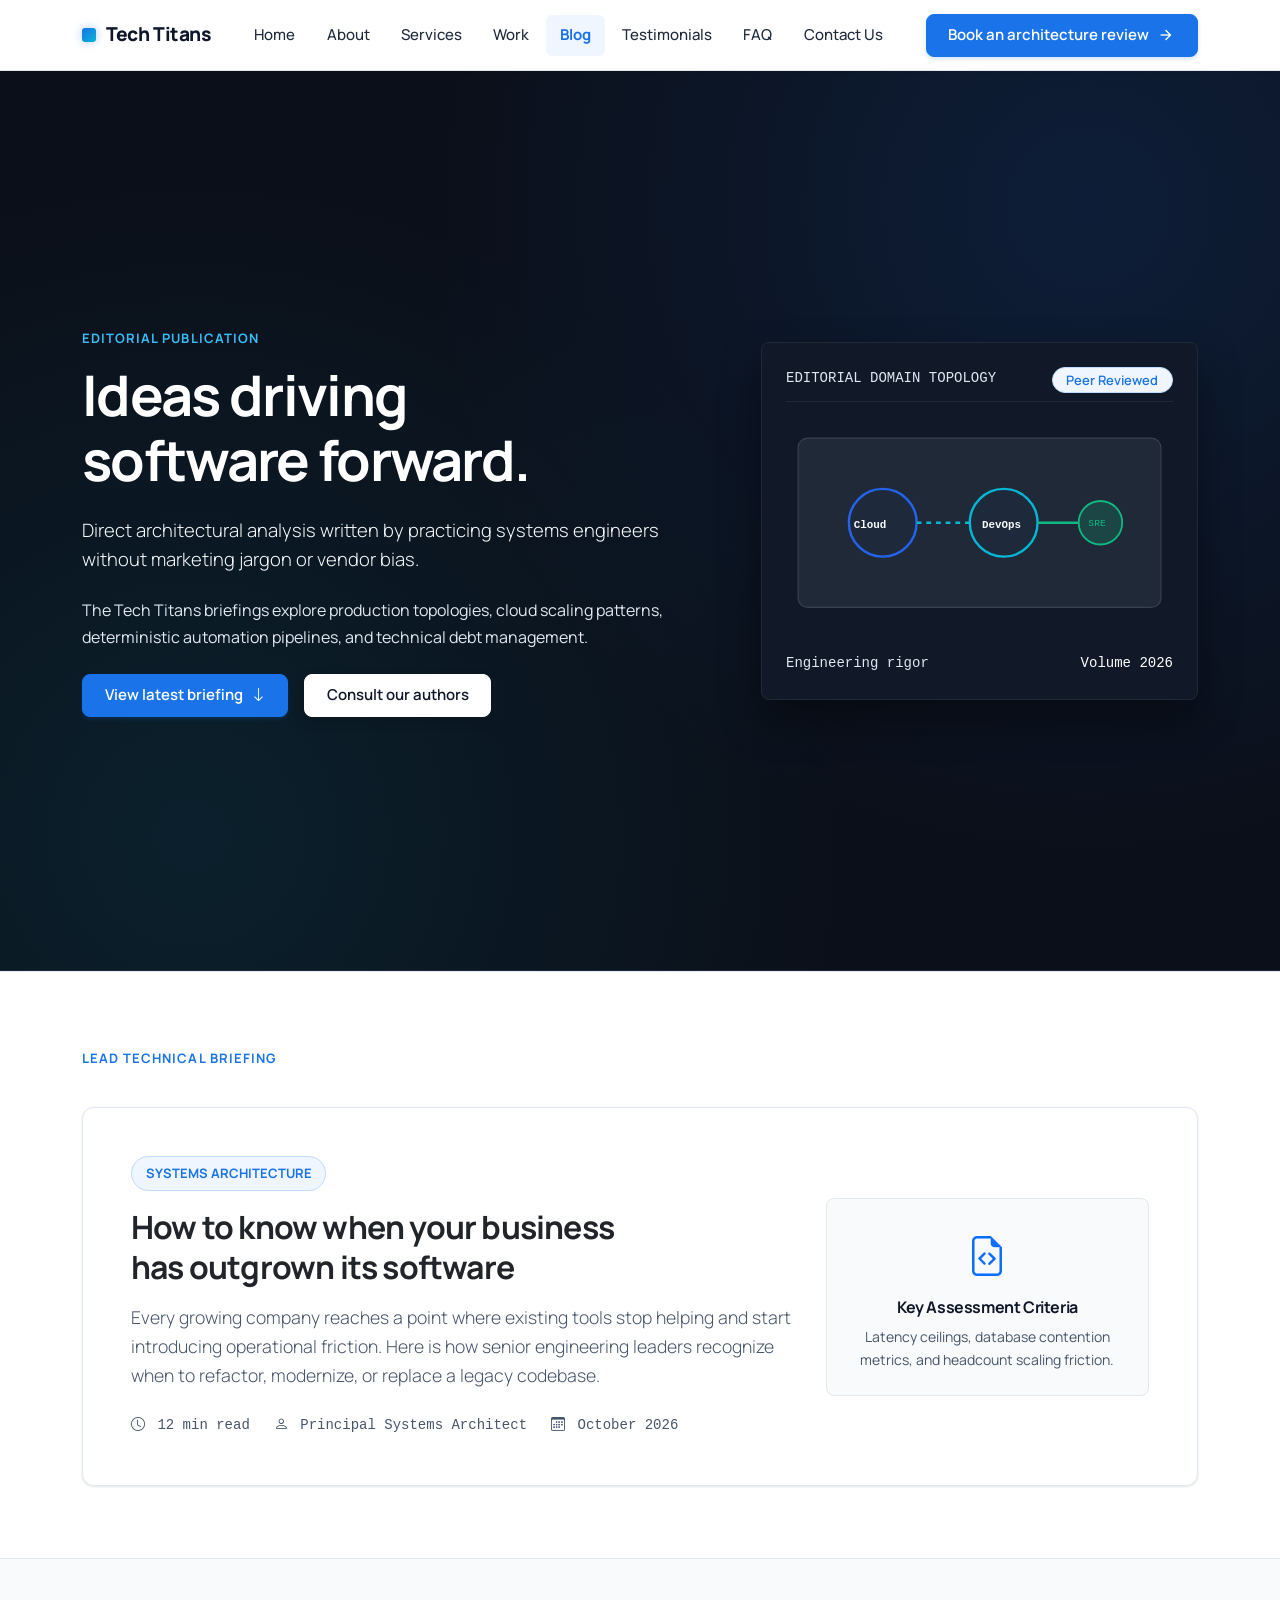
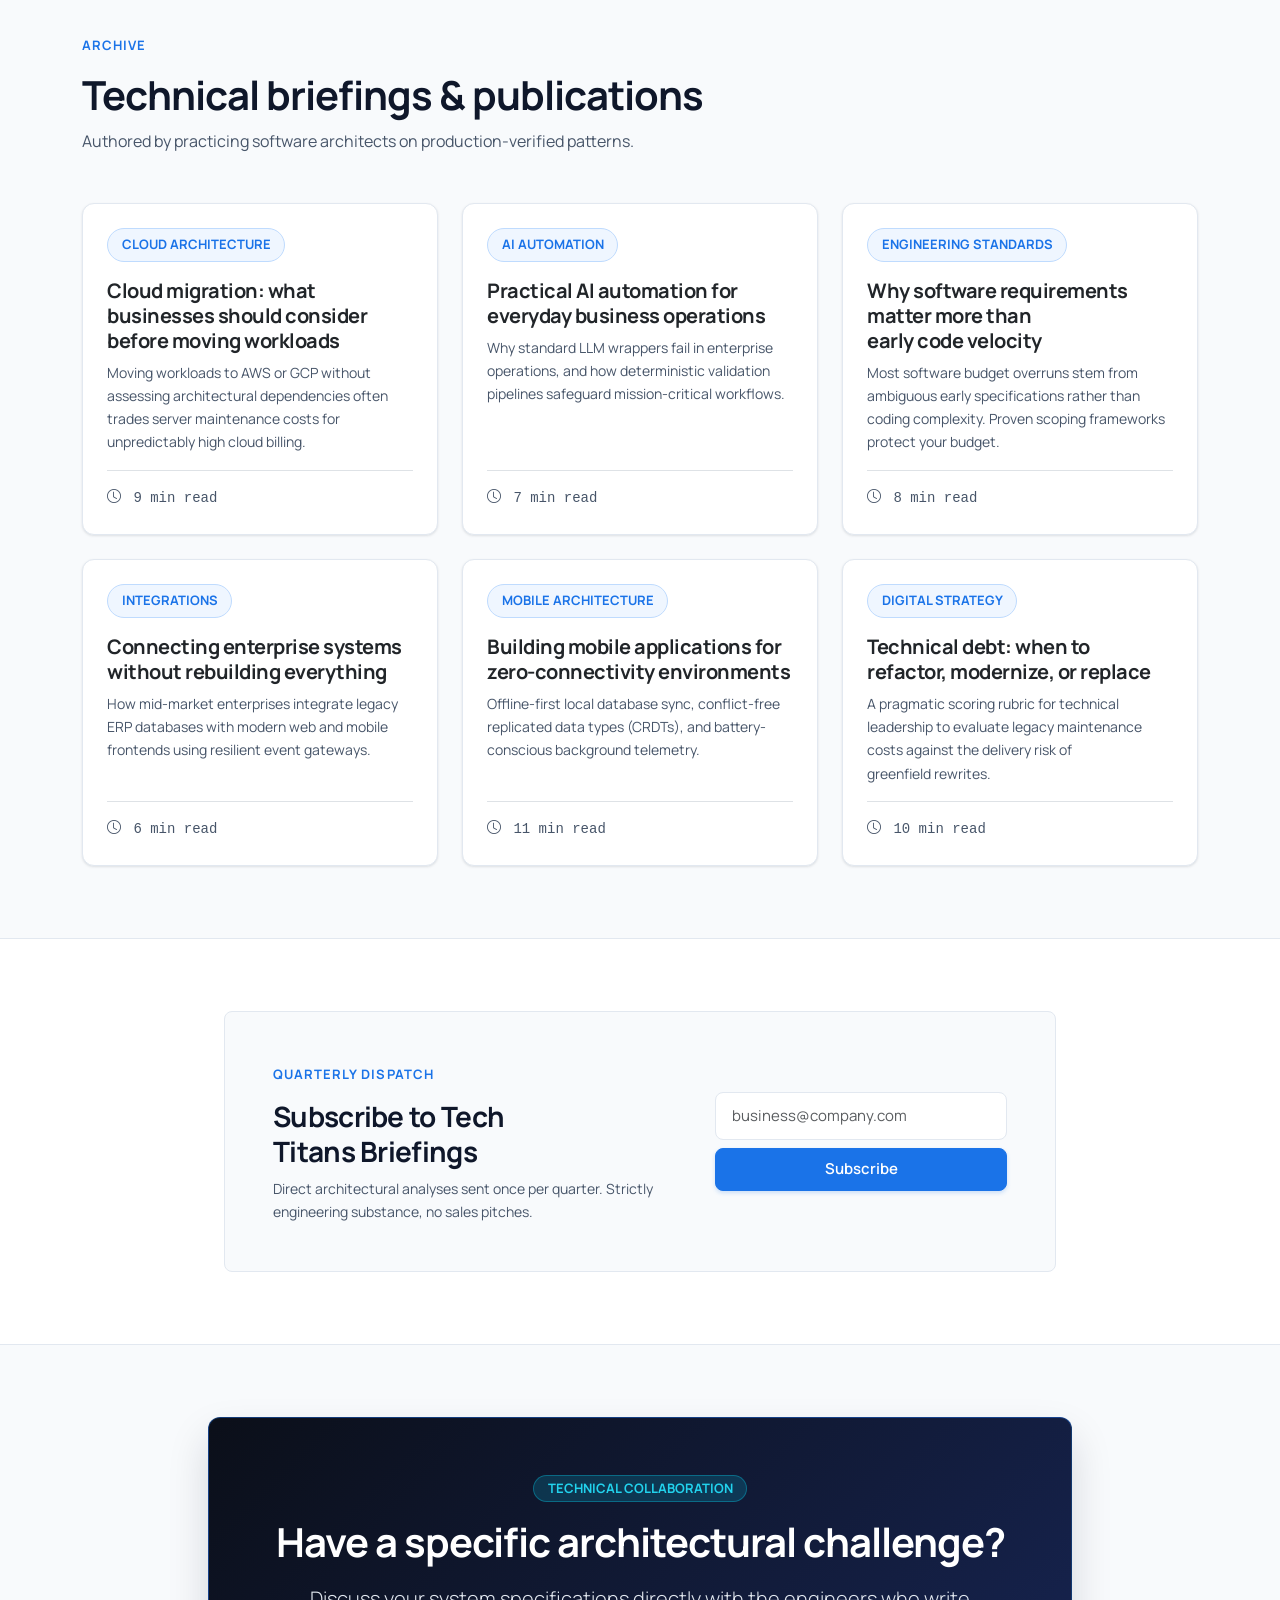
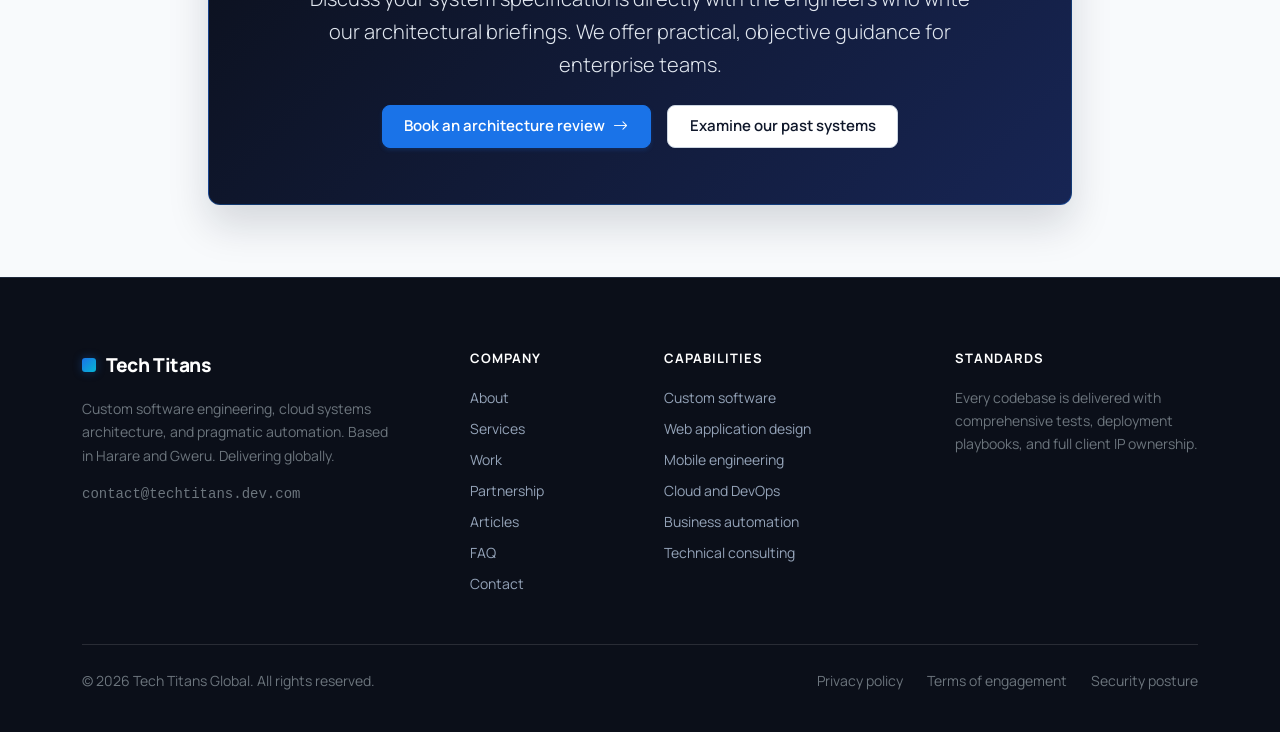
<file: blog.html>
<!DOCTYPE html>
<html lang="en">
<head>
  <meta charset="UTF-8">
  <meta name="viewport" content="width=device-width, initial-scale=1.0">
  <title>Insights &amp; Technical Briefings | Tech Titans Global</title>

  <meta name="description" content="Explore Tech Titans engineering briefings: architecture deep dives, cloud scaling, AI automation, and practical modernization strategies for enterprise technology teams.">

  <link rel="icon" type="image/svg+xml" href="assets/icons/favicon.svg">

  <link rel="preconnect" href="https://fonts.googleapis.com">
  <link rel="preconnect" href="https://fonts.gstatic.com" crossorigin>
  <link href="https://fonts.googleapis.com/css2?family=Inter:wght@400;500;600;700&family=Manrope:wght@500;600;700;800&family=Material+Symbols+Outlined:opsz,wght,FILL,GRAD@24,400,0,0&display=swap" rel="stylesheet">

  <link href="https://cdn.jsdelivr.net/npm/bootstrap@5.3.3/dist/css/bootstrap.min.css" rel="stylesheet">
  <link rel="stylesheet" href="https://cdn.jsdelivr.net/npm/bootstrap-icons@1.11.3/font/bootstrap-icons.min.css">
  <link rel="stylesheet" href="assets/css/style.css">
</head>

<body>
  <a href="#main-content" class="skip-to-content">Skip to main content</a>

  <!-- NAVIGATION -->
  <header role="banner" class="site-nav">
    <div class="container">
      <input type="checkbox" id="nav-toggle" class="nav-toggle-input" aria-label="Toggle navigation menu">

      <div class="d-flex align-items-center justify-content-between">
        <a href="index.html" class="brand-mark" aria-label="Tech Titans home">
          <span class="brand-square" aria-hidden="true"></span>
          <span>Tech Titans</span>
        </a>

        <nav aria-label="Primary navigation" class="d-none d-xl-flex align-items-center gap-1">
          <a href="index.html" class="nav-link-item">Home</a>
          <a href="about.html" class="nav-link-item">About</a>
          <a href="services.html" class="nav-link-item">Services</a>
          <a href="portfolio.html" class="nav-link-item">Work</a>
          <a href="blog.html" class="nav-link-item active" aria-current="page">Blog</a>
          <a href="testimonials.html" class="nav-link-item">Testimonials</a>
          <a href="faq.html" class="nav-link-item">FAQ</a>
          <a href="contact.html" class="nav-link-item">Contact Us</a>
        </nav>

        <div class="d-flex align-items-center gap-3">
          <a href="contact.html" class="action-btn action-btn-primary d-none d-sm-inline-flex">
            <span>Book an architecture review</span>
            <span class="material-symbols-outlined" style="font-size: 18px;">arrow_forward</span>
          </a>

          <label for="nav-toggle" class="nav-toggle-btn d-xl-none" aria-label="Toggle navigation menu">
            <span class="material-symbols-outlined">menu</span>
          </label>
        </div>
      </div>

      <!-- MOBILE NAVIGATION -->
      <div class="mobile-nav-menu d-xl-none mt-3 pt-3 border-top" id="mobileNav">
        <div class="d-flex flex-column gap-1">
          <a href="index.html" class="nav-link-item">Home</a>
          <a href="about.html" class="nav-link-item">About</a>
          <a href="services.html" class="nav-link-item">Services</a>
          <a href="portfolio.html" class="nav-link-item">Work</a>
          <a href="blog.html" class="nav-link-item active" aria-current="page">Blog</a>
          <a href="testimonials.html" class="nav-link-item">Testimonials</a>
          <a href="faq.html" class="nav-link-item">FAQ</a>
          <a href="contact.html" class="nav-link-item">Contact Us</a>

          <a href="contact.html" class="action-btn action-btn-primary mt-2">
            <span>Book an architecture review</span>
          </a>
        </div>
      </div>
    </div>
  </header>

  <main id="main-content" role="main">

    <!-- HERO SECTION -->
    <section class="page-hero" aria-labelledby="blog-hero-heading">
      <div class="container">
        <div class="row align-items-center g-5">

          <div class="col-lg-7">
            <span class="eyebrow">Editorial publication</span>

            <h1 id="blog-hero-heading" class="display-5 fw-bold text-white mb-4">
              Ideas driving software forward.
            </h1>

            <p class="lead text-light mb-4" style="max-width: 40rem; font-size: 1.15rem;">
              Direct architectural analysis written by practicing systems engineers without marketing jargon or vendor bias.
            </p>

            <p class="text-muted mb-4" style="max-width: 38rem;">
              The Tech Titans briefings explore production topologies, cloud scaling patterns, deterministic automation pipelines, and technical debt management.
            </p>

            <div class="d-flex flex-wrap gap-3">
              <a href="#featured" class="action-btn action-btn-primary">
                <span>View latest briefing</span>
                <i class="bi bi-arrow-down"></i>
              </a>

              <a href="contact.html" class="action-btn action-btn-secondary">
                <span>Consult our authors</span>
              </a>
            </div>
          </div>

          <div class="col-lg-5">
            <div class="p-4 border rounded-3" style="background-color: #111827; border-color: #1F2937 !important;">

              <div class="d-flex justify-content-between text-muted small pb-2 border-bottom" style="border-color: #1F2937 !important;">
                <span class="font-monospace">EDITORIAL DOMAIN TOPOLOGY</span>
                <span class="badge" style="background-color: rgba(37, 99, 235, 0.2); color: #38BDF8; font-weight: 600;">
                  Peer Reviewed
                </span>
              </div>

              <div class="py-4 text-center">
                <svg viewBox="0 0 320 160" class="w-100 h-auto" role="img" aria-label="Knowledge graph connecting Cloud, DevOps, and SRE">
                  <rect x="10" y="10" width="300" height="140" rx="8" fill="#1F2937" stroke="#374151"/>

                  <circle cx="80" cy="80" r="28" fill="#1E293B" stroke="#2563EB" stroke-width="2"/>
                  <text x="56" y="84" fill="#F8FAFC" font-size="9" font-family="monospace" font-weight="600">Cloud</text>

                  <line x1="108" y1="80" x2="152" y2="80" stroke="#06B6D4" stroke-width="2" stroke-dasharray="4 4"/>

                  <circle cx="180" cy="80" r="28" fill="#1E293B" stroke="#06B6D4" stroke-width="2"/>
                  <text x="162" y="84" fill="#F8FAFC" font-size="9" font-family="monospace" font-weight="600">DevOps</text>

                  <line x1="208" y1="80" x2="242" y2="80" stroke="#10B981" stroke-width="2"/>

                  <circle cx="260" cy="80" r="18" fill="#10B981" fill-opacity="0.2" stroke="#10B981" stroke-width="1.5"/>
                  <text x="250" y="83" fill="#10B981" font-size="8" font-family="monospace">SRE</text>
                </svg>
              </div>

              <div class="pt-2 text-muted small font-monospace d-flex justify-content-between">
                <span>Engineering rigor</span>
                <span class="text-white">Volume 2026</span>
              </div>
            </div>
          </div>

        </div>
      </div>
    </section>

    <!-- FEATURED ARTICLE -->
    <section id="featured" class="section-canvas py-5" aria-labelledby="featured-article-heading">
      <div class="container py-4">

        <div class="mb-4">
          <span class="eyebrow">Lead Technical Briefing</span>
          <h2 id="featured-article-heading" class="visually-hidden">Featured technical briefing</h2>
        </div>

        <div class="featured-article-card p-4 p-lg-5">
          <div class="row g-4 align-items-center">

            <div class="col-lg-8">
              <span class="article-cat-tag mb-3">SYSTEMS ARCHITECTURE</span>

              <h3 class="h2 mb-3 text-dark">
                How to know when your business has outgrown its software
              </h3>

              <p class="lead text-muted mb-4" style="font-size: 1.1rem;">
                Every growing company reaches a point where existing tools stop helping and start introducing operational friction. Here is how senior engineering leaders recognize when to refactor, modernize, or replace a legacy codebase.
              </p>

              <div class="d-flex flex-wrap align-items-center gap-4 text-muted small mb-0 font-monospace">
                <span><i class="bi bi-clock me-1"></i> 12 min read</span>
                <span><i class="bi bi-person me-1"></i> Principal Systems Architect</span>
                <span><i class="bi bi-calendar3 me-1"></i> October 2026</span>
              </div>
            </div>

            <div class="col-lg-4">
              <div class="p-4 border rounded-3 text-center" style="background-color: var(--surface-striped); border-color: var(--border-quiet) !important;">
                <i class="bi bi-file-earmark-code text-primary fs-1 mb-2 d-block"></i>

                <h4 class="h6 mb-2">Key Assessment Criteria</h4>

                <p class="small text-muted mb-0">
                  Latency ceilings, database contention metrics, and headcount scaling friction.
                </p>
              </div>
            </div>

          </div>
        </div>
      </div>
    </section>

    <!-- ARTICLE ARCHIVE -->
    <section class="section-striped py-5" aria-labelledby="all-articles-heading">
      <div class="container py-4">

        <div class="mb-5">
          <span class="eyebrow">Archive</span>

          <h2 id="all-articles-heading" class="h1 mb-2">
            Technical briefings &amp; publications
          </h2>

          <p class="text-muted mb-0">
            Authored by practicing software architects on production-verified patterns.
          </p>
        </div>

        <div class="row g-4">

          <!-- ARTICLE 1 -->
          <div class="col-md-6 col-lg-4">
            <div class="article-grid-card p-4 h-100 d-flex flex-column justify-content-between">
              <div>
                <span class="article-cat-tag mb-3">CLOUD ARCHITECTURE</span>

                <h3 class="h5 mb-2 text-dark">
                  Cloud migration: what businesses should consider before moving workloads
                </h3>

                <p class="text-muted small mb-0">
                  Moving workloads to AWS or GCP without assessing architectural dependencies often trades server maintenance costs for unpredictably high cloud billing.
                </p>
              </div>

              <div class="pt-3 mt-3 border-top text-muted small font-monospace">
                <span><i class="bi bi-clock me-1"></i> 9 min read</span>
              </div>
            </div>
          </div>

          <!-- ARTICLE 2 -->
          <div class="col-md-6 col-lg-4">
            <div class="article-grid-card p-4 h-100 d-flex flex-column justify-content-between">
              <div>
                <span class="article-cat-tag mb-3">AI AUTOMATION</span>

                <h3 class="h5 mb-2 text-dark">
                  Practical AI automation for everyday business operations
                </h3>

                <p class="text-muted small mb-0">
                  Why standard LLM wrappers fail in enterprise operations, and how deterministic validation pipelines safeguard mission-critical workflows.
                </p>
              </div>

              <div class="pt-3 mt-3 border-top text-muted small font-monospace">
                <span><i class="bi bi-clock me-1"></i> 7 min read</span>
              </div>
            </div>
          </div>

          <!-- ARTICLE 3 -->
          <div class="col-md-6 col-lg-4">
            <div class="article-grid-card p-4 h-100 d-flex flex-column justify-content-between">
              <div>
                <span class="article-cat-tag mb-3">ENGINEERING STANDARDS</span>

                <h3 class="h5 mb-2 text-dark">
                  Why software requirements matter more than early code velocity
                </h3>

                <p class="text-muted small mb-0">
                  Most software budget overruns stem from ambiguous early specifications rather than coding complexity. Proven scoping frameworks protect your budget.
                </p>
              </div>

              <div class="pt-3 mt-3 border-top text-muted small font-monospace">
                <span><i class="bi bi-clock me-1"></i> 8 min read</span>
              </div>
            </div>
          </div>

          <!-- ARTICLE 4 -->
          <div class="col-md-6 col-lg-4">
            <div class="article-grid-card p-4 h-100 d-flex flex-column justify-content-between">
              <div>
                <span class="article-cat-tag mb-3">INTEGRATIONS</span>

                <h3 class="h5 mb-2 text-dark">
                  Connecting enterprise systems without rebuilding everything
                </h3>

                <p class="text-muted small mb-0">
                  How mid-market enterprises integrate legacy ERP databases with modern web and mobile frontends using resilient event gateways.
                </p>
              </div>

              <div class="pt-3 mt-3 border-top text-muted small font-monospace">
                <span><i class="bi bi-clock me-1"></i> 6 min read</span>
              </div>
            </div>
          </div>

          <!-- ARTICLE 5 -->
          <div class="col-md-6 col-lg-4">
            <div class="article-grid-card p-4 h-100 d-flex flex-column justify-content-between">
              <div>
                <span class="article-cat-tag mb-3">MOBILE ARCHITECTURE</span>

                <h3 class="h5 mb-2 text-dark">
                  Building mobile applications for zero-connectivity environments
                </h3>

                <p class="text-muted small mb-0">
                  Offline-first local database sync, conflict-free replicated data types (CRDTs), and battery-conscious background telemetry.
                </p>
              </div>

              <div class="pt-3 mt-3 border-top text-muted small font-monospace">
                <span><i class="bi bi-clock me-1"></i> 11 min read</span>
              </div>
            </div>
          </div>

          <!-- ARTICLE 6 -->
          <div class="col-md-6 col-lg-4">
            <div class="article-grid-card p-4 h-100 d-flex flex-column justify-content-between">
              <div>
                <span class="article-cat-tag mb-3">DIGITAL STRATEGY</span>

                <h3 class="h5 mb-2 text-dark">
                  Technical debt: when to refactor, modernize, or replace
                </h3>

                <p class="text-muted small mb-0">
                  A pragmatic scoring rubric for technical leadership to evaluate legacy maintenance costs against the delivery risk of greenfield rewrites.
                </p>
              </div>

              <div class="pt-3 mt-3 border-top text-muted small font-monospace">
                <span><i class="bi bi-clock me-1"></i> 10 min read</span>
              </div>
            </div>
          </div>

        </div>
      </div>
    </section>

    <!-- NEWSLETTER -->
    <section class="section-canvas py-5" aria-labelledby="newsletter-heading">
      <div class="container py-4">

        <div class="newsletter-card p-4 p-lg-5 border rounded-3" style="background-color: var(--surface-striped); border-color: var(--border-quiet) !important; max-width: 52rem; margin: 0 auto;">
          <div class="row g-4 align-items-center">

            <div class="col-lg-7">
              <span class="eyebrow">Quarterly Dispatch</span>

              <h3 id="newsletter-heading" class="h3 mb-2">
                Subscribe to Tech Titans Briefings
              </h3>

              <p class="text-muted small mb-0">
                Direct architectural analyses sent once per quarter. Strictly engineering substance, no sales pitches.
              </p>
            </div>

            <div class="col-lg-5">
              <form action="contact.html" method="GET" class="d-flex flex-column gap-2">
                <input
                  type="email"
                  name="email"
                  class="form-control"
                  placeholder="business@company.com"
                  required
                  aria-label="Business email address"
                >

                <button type="submit" class="action-btn action-btn-primary w-100">
                  Subscribe
                </button>
              </form>
            </div>

          </div>
        </div>
      </div>
    </section>

    <!-- CLOSING CALL TO ACTION -->
    <section class="section-striped py-5" aria-labelledby="cta-heading">
      <div class="container py-4">

        <div class="cta-well text-center" style="max-width: 54rem; margin: 0 auto;">
          <span class="badge mb-3" style="background-color: rgba(6, 182, 212, 0.2) !important; color: #22D3EE !important; border-color: rgba(6, 182, 212, 0.4) !important;">
            TECHNICAL COLLABORATION
          </span>

          <h2 id="cta-heading" class="display-6 fw-bold mb-3 text-white">
            Have a specific architectural challenge?
          </h2>

          <p class="lead mb-4 mx-auto" style="max-width: 42rem; color: #CBD5E1;">
            Discuss your system specifications directly with the engineers who write our architectural briefings. We offer practical, objective guidance for enterprise teams.
          </p>

          <div class="d-flex flex-wrap justify-content-center gap-3">
            <a href="contact.html" class="action-btn action-btn-primary">
              <span>Book an architecture review</span>
              <i class="bi bi-arrow-right"></i>
            </a>

            <a href="portfolio.html" class="action-btn action-btn-secondary">
              <span>Examine our past systems</span>
            </a>
          </div>
        </div>

      </div>
    </section>

  </main>

  <!-- FOOTER -->
  <footer role="contentinfo" class="site-footer">
    <div class="container">

      <div class="row g-4 g-lg-5 mb-5">

        <!-- COMPANY INFORMATION -->
        <div class="col-lg-4">
          <a href="index.html" class="brand-mark mb-3 d-inline-flex" aria-label="Tech Titans home">
            <span class="brand-square" aria-hidden="true"></span>
            <span class="text-white">Tech Titans</span>
          </a>

          <p class="text-secondary small pe-lg-4 mb-3">
            Custom software engineering, cloud systems architecture, and pragmatic automation. Based in Harare and Gweru. Delivering globally.
          </p>

          <div class="font-monospace small">
            <a href="mailto:contact@techtitans.dev.com" class="text-secondary text-decoration-none">
              contact@techtitans.dev.com
            </a>
          </div>
        </div>

        <!-- COMPANY LINKS -->
        <div class="col-6 col-md-3 col-lg-2">
          <h3 class="footer-col-title">Company</h3>

          <ul class="list-unstyled mb-0 d-flex flex-column gap-2 small">
            <li><a href="about.html">About</a></li>
            <li><a href="services.html">Services</a></li>
            <li><a href="portfolio.html">Work</a></li>
            <li><a href="testimonials.html">Partnership</a></li>
            <li><a href="blog.html">Articles</a></li>
            <li><a href="faq.html">FAQ</a></li>
            <li><a href="contact.html">Contact</a></li>
          </ul>
        </div>

        <!-- CAPABILITIES -->
        <div class="col-6 col-md-3 col-lg-3">
          <h3 class="footer-col-title">Capabilities</h3>

          <ul class="list-unstyled mb-0 d-flex flex-column gap-2 small">
            <li><a href="services.html#custom-software">Custom software</a></li>
            <li><a href="services.html#web-development">Web application design</a></li>
            <li><a href="services.html#mobile-development">Mobile engineering</a></li>
            <li><a href="services.html#cloud-devops">Cloud and DevOps</a></li>
            <li><a href="services.html#ai-automation">Business automation</a></li>
            <li><a href="services.html#it-consulting">Technical consulting</a></li>
          </ul>
        </div>

        <!-- STANDARDS -->
        <div class="col-md-6 col-lg-3">
          <h3 class="footer-col-title">Standards</h3>

          <p class="small text-secondary mb-0">
            Every codebase is delivered with comprehensive tests, deployment playbooks, and full client IP ownership.
          </p>
        </div>

      </div>

      <!-- COPYRIGHT AND LEGAL LINKS -->
      <div class="pt-4 border-top border-secondary border-opacity-25 d-flex flex-column flex-sm-row justify-content-between align-items-center gap-3 small text-secondary">

        <div>
          &copy; 2026 Tech Titans Global. All rights reserved.
        </div>

        <div class="d-flex gap-4">
          <a href="#" class="text-secondary text-decoration-none">Privacy policy</a>
          <a href="#" class="text-secondary text-decoration-none">Terms of engagement</a>
          <a href="#" class="text-secondary text-decoration-none">Security posture</a>
        </div>

      </div>
    </div>
  </footer>

</body>
</html>
</file>
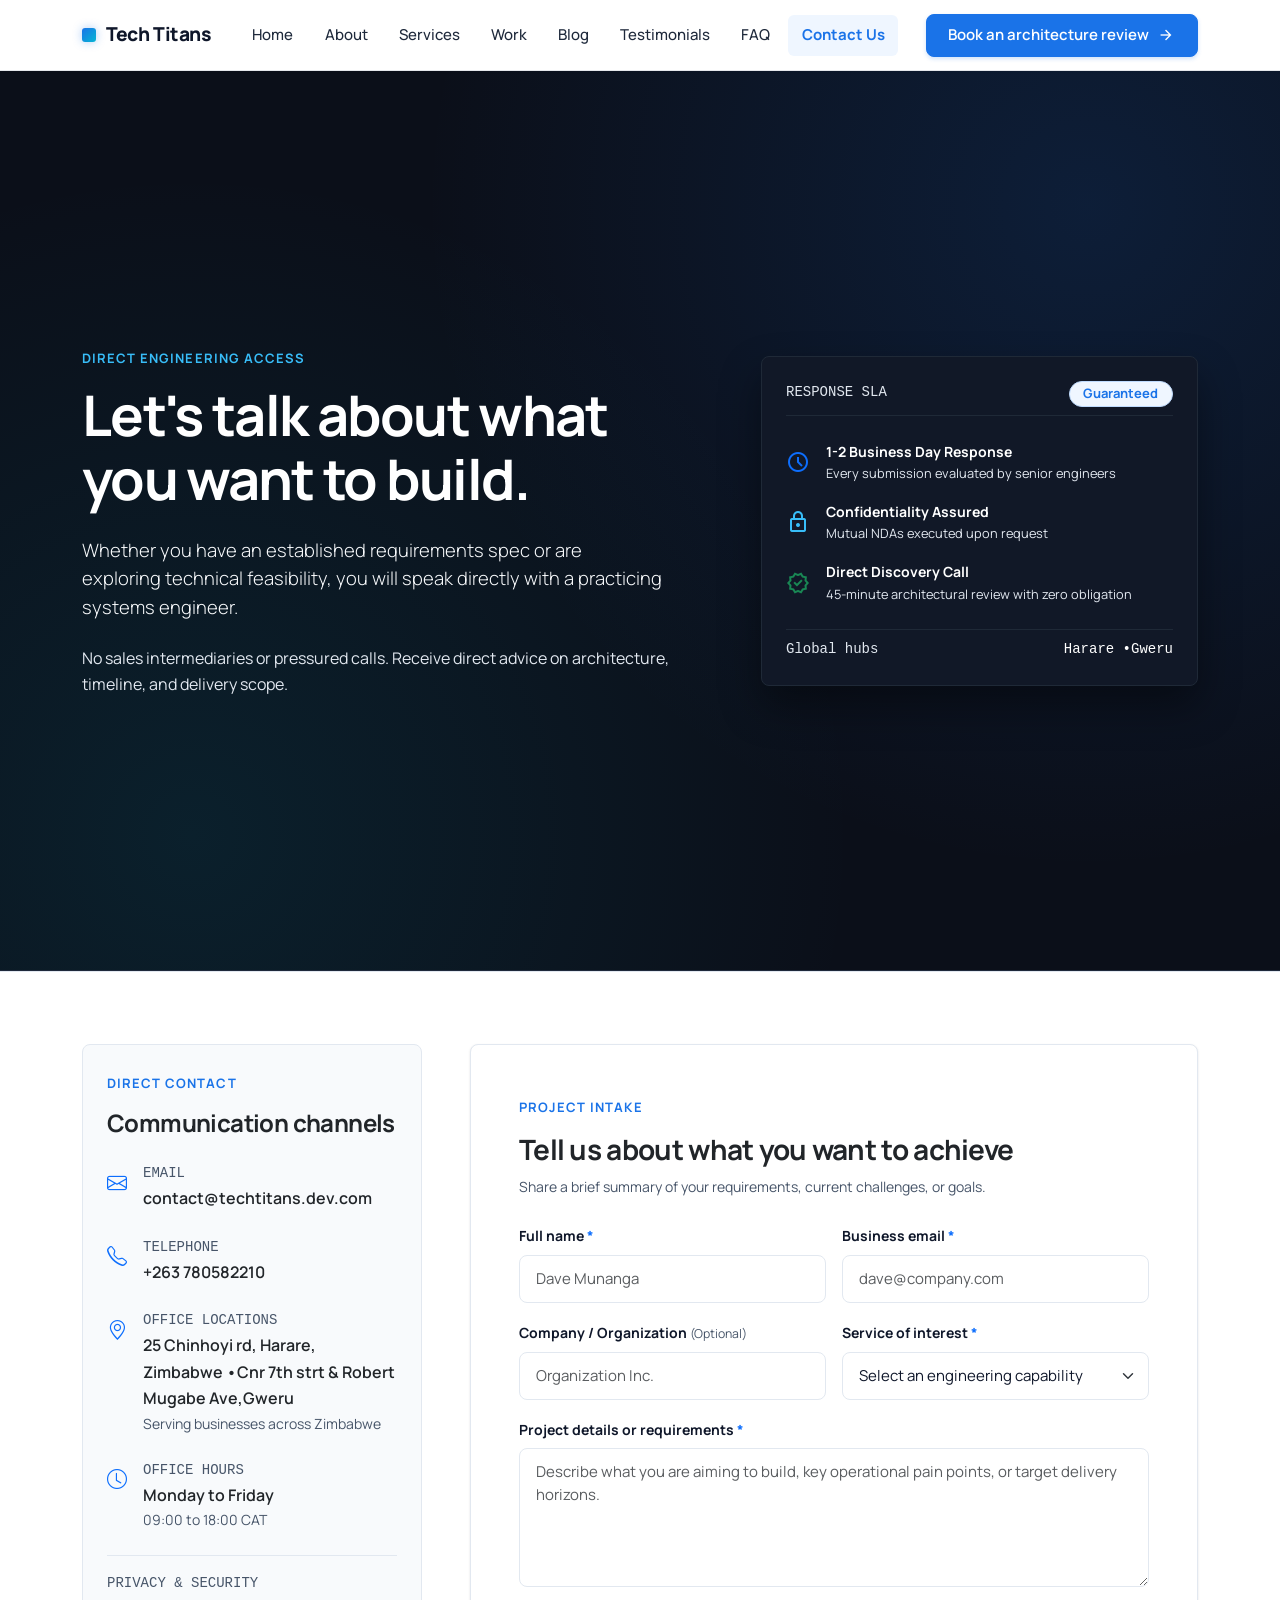
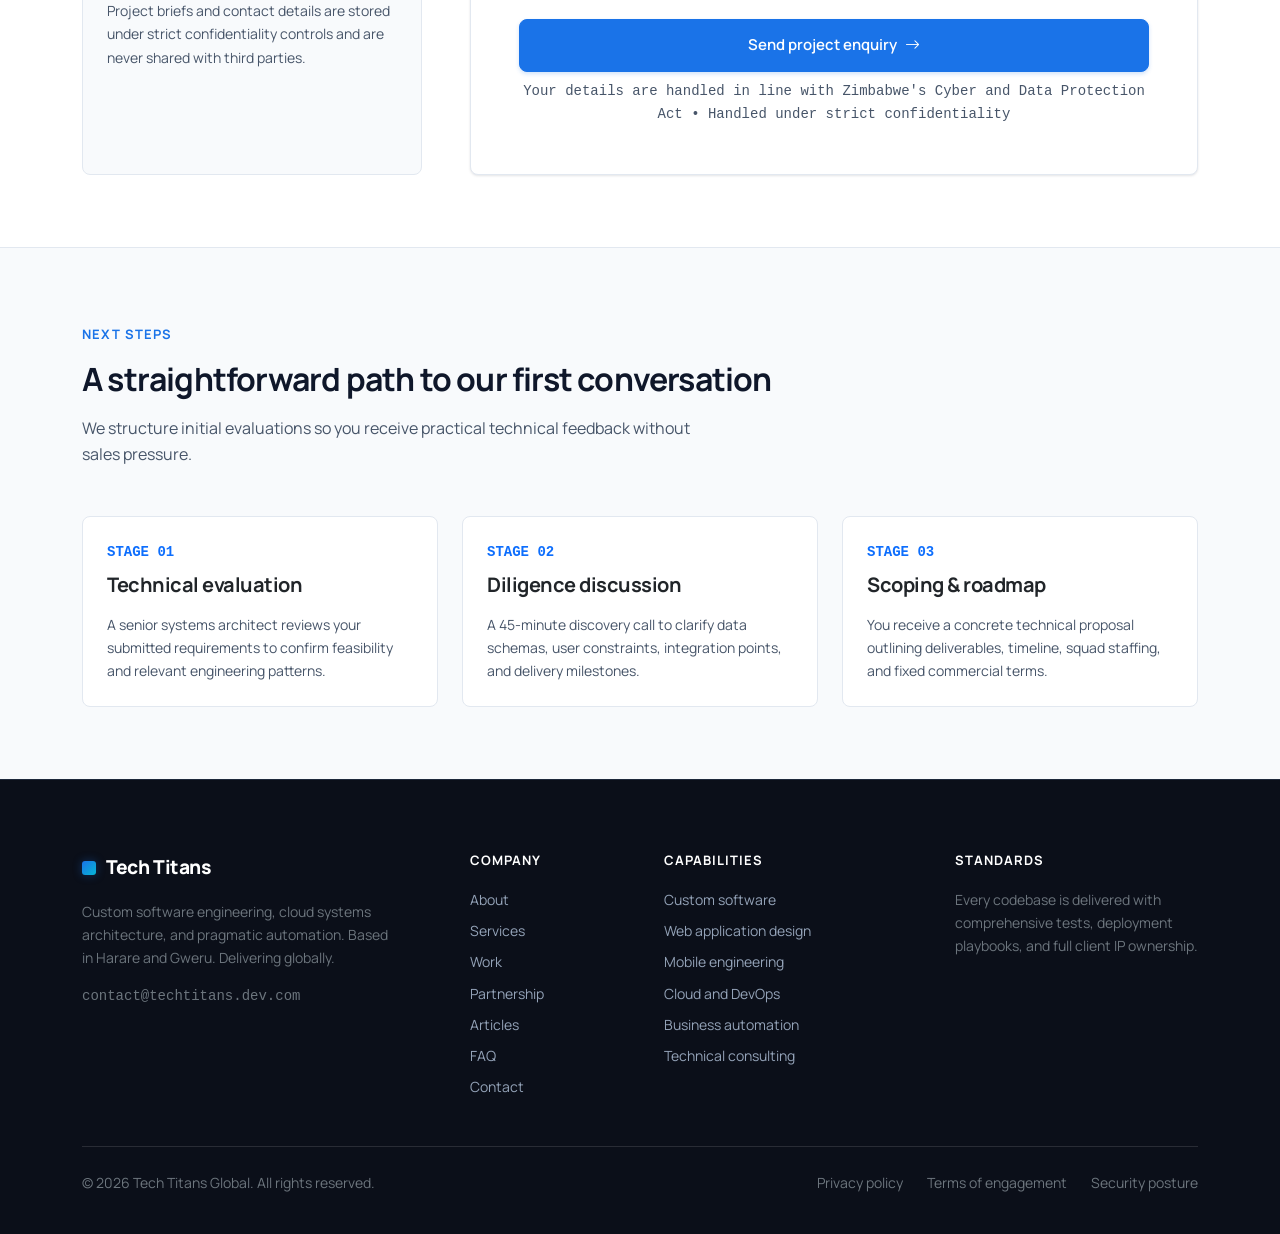
<file: contact.html>
<!DOCTYPE html>
<html lang="en">
<head>
  <meta charset="UTF-8">
  <meta name="viewport" content="width=device-width, initial-scale=1.0">
  <title>Contact Tech Titans | Start a Project or Technical Consultation</title>
  
  <meta name="description" content="Get in touch with Tech Titans. Discuss your software requirements, request an architecture review, or explore digital systems modernization.">
  <link rel="icon" type="image/svg+xml" href="assets/icons/favicon.svg">

  <link rel="preconnect" href="https://fonts.googleapis.com">
  <link rel="preconnect" href="https://fonts.gstatic.com" crossorigin>
  <link href="https://fonts.googleapis.com/css2?family=Inter:wght@400;500;600;700&family=Manrope:wght@500;600;700;800&family=Material+Symbols+Outlined:opsz,wght,FILL,GRAD@24,400,0,0&display=swap" rel="stylesheet">

  <link href="https://cdn.jsdelivr.net/npm/bootstrap@5.3.3/dist/css/bootstrap.min.css" rel="stylesheet">
  <link rel="stylesheet" href="https://cdn.jsdelivr.net/npm/bootstrap-icons@1.11.3/font/bootstrap-icons.min.css">
  <link rel="stylesheet" href="assets/css/style.css">
</head>
<body>
  <a href="#main-content" class="skip-to-content">Skip to main content</a>

  <header role="banner" class="site-nav">
    <div class="container">
      <input type="checkbox" id="nav-toggle" class="nav-toggle-input" aria-label="Toggle navigation menu">
      <div class="d-flex align-items-center justify-content-between">
        <a href="index.html" class="brand-mark" aria-label="Tech Titans home">
          <span class="brand-square" aria-hidden="true"></span>
          <span>Tech Titans</span>
        </a>

        <nav aria-label="Primary navigation" class="d-none d-xl-flex align-items-center gap-1">
          <a href="index.html" class="nav-link-item">Home</a>
          <a href="about.html" class="nav-link-item">About</a>
          <a href="services.html" class="nav-link-item">Services</a>
          <a href="portfolio.html" class="nav-link-item">Work</a>
          <a href="blog.html" class="nav-link-item">Blog</a>
          <a href="testimonials.html" class="nav-link-item">Testimonials</a>
          <a href="faq.html" class="nav-link-item">FAQ</a>
          <a href="contact.html" class="nav-link-item active" aria-current="page">Contact Us</a>
        </nav>

        <div class="d-flex align-items-center gap-3">
          <a href="contact.html" class="action-btn action-btn-primary d-none d-sm-inline-flex">
            <span>Book an architecture review</span>
            <span class="material-symbols-outlined" style="font-size: 18px;">arrow_forward</span>
          </a>
          <label for="nav-toggle" class="nav-toggle-btn d-xl-none" aria-label="Toggle navigation menu">
            <span class="material-symbols-outlined">menu</span>
          </label>
        </div>
      </div>

      <div class="mobile-nav-menu d-xl-none mt-3 pt-3 border-top" id="mobileNav">
        <div class="d-flex flex-column gap-1">
          <a href="index.html" class="nav-link-item">Home</a>
          <a href="about.html" class="nav-link-item">About</a>
          <a href="services.html" class="nav-link-item">Services</a>
          <a href="portfolio.html" class="nav-link-item">Work</a>
          <a href="blog.html" class="nav-link-item">Blog</a>
          <a href="testimonials.html" class="nav-link-item">Testimonials</a>
          <a href="faq.html" class="nav-link-item">FAQ</a>
          <a href="contact.html" class="nav-link-item active" aria-current="page">Contact Us</a>
          <a href="contact.html" class="action-btn action-btn-primary mt-2">
            <span>Book an architecture review</span>
          </a>
        </div>
      </div>
    </div>
  </header>

  <main id="main-content" role="main">
    <section class="page-hero" aria-labelledby="contact-hero-heading">
      <div class="container">
        <div class="row align-items-center g-5">
          <div class="col-lg-7">
            <span class="eyebrow">Direct Engineering Access</span>
            <h1 id="contact-hero-heading" class="display-5 fw-bold text-white mb-4">
              Let's talk about what you want to build.
            </h1>
            <p class="lead text-light mb-4" style="max-width: 40rem; font-size: 1.15rem;">
              Whether you have an established requirements spec or are exploring technical feasibility, you will speak directly with a practicing systems engineer.
            </p>
            <p class="text-muted mb-0" style="max-width: 38rem;">
              No sales intermediaries or pressured calls. Receive direct advice on architecture, timeline, and delivery scope.
            </p>
          </div>
          <div class="col-lg-5">
            <div class="p-4 border rounded-3" style="background-color: #111827; border-color: #1F2937 !important;">
              <div class="d-flex justify-content-between text-muted small pb-2 border-bottom" style="border-color: #1F2937 !important;">
                <span class="font-monospace">RESPONSE SLA</span>
                <span class="badge" style="background-color: rgba(37, 99, 235, 0.2); color: #38BDF8;">Guaranteed</span>
              </div>
              <div class="py-4">
                <div class="d-flex align-items-center gap-3 mb-3">
                  <span class="material-symbols-outlined text-primary" style="font-size: 24px;">schedule</span>
                  <div>
                    <div class="text-white small fw-bold">1-2 Business Day Response</div>
                    <div class="text-muted" style="font-size: 0.8rem;">Every submission evaluated by senior engineers</div>
                  </div>
                </div>
                <div class="d-flex align-items-center gap-3 mb-3">
                  <span class="material-symbols-outlined text-cyan" style="font-size: 24px; color: #38BDF8;">lock</span>
                  <div>
                    <div class="text-white small fw-bold">Confidentiality Assured</div>
                    <div class="text-muted" style="font-size: 0.8rem;">Mutual NDAs executed upon request</div>
                  </div>
                </div>
                <div class="d-flex align-items-center gap-3">
                  <span class="material-symbols-outlined text-success" style="font-size: 24px;">verified</span>
                  <div>
                    <div class="text-white small fw-bold">Direct Discovery Call</div>
                    <div class="text-muted" style="font-size: 0.8rem;">45-minute architectural review with zero obligation</div>
                  </div>
                </div>
              </div>
              <div class="pt-2 text-muted small font-monospace d-flex justify-content-between border-top" style="border-color: #1F2937 !important;">
                <span>Global hubs</span>
                <span class="text-white">Harare &bull;Gweru</span>
              </div>
            </div>
          </div>
        </div>
      </div>
    </section>

    <!-- FORM & CHANNELS -->
    <section class="py-5 section-canvas" aria-labelledby="form-heading">
      <div class="container py-4">
        <div class="row g-5">
          <div class="col-lg-4">
            <div class="contact-info-panel h-100 p-4 border rounded-3" style="background-color: var(--surface-striped); border-color: var(--border-quiet) !important;">
              <span class="eyebrow">Direct Contact</span>
              <h2 class="h4 mb-4 text-dark">Communication channels</h2>
              
              <div class="d-flex gap-3 mb-4">
                <i class="bi bi-envelope text-primary fs-5 mt-1"></i>
                <div>
                  <span class="font-monospace small text-muted d-block">EMAIL</span>
                  <a href="mailto:contact@techtitans.dev.com" class="text-dark fw-semibold text-decoration-none">contact@techtitans.dev.com</a>
                </div>
              </div>

              <div class="d-flex gap-3 mb-4">
                <i class="bi bi-telephone text-primary fs-5 mt-1"></i>
                <div>
                  <span class="font-monospace small text-muted d-block">TELEPHONE</span>
                  <a href="tel:+263780582210" class="text-dark fw-semibold text-decoration-none">+263 780582210</a>
                </div>
              </div>

              <div class="d-flex gap-3 mb-4">
                <i class="bi bi-geo-alt text-primary fs-5 mt-1"></i>
                <div>
                  <span class="font-monospace small text-muted d-block">OFFICE LOCATIONS</span>
                  <span class="text-dark fw-semibold">25 Chinhoyi rd, Harare, Zimbabwe &bull;Cnr 7th strt & Robert Mugabe Ave,Gweru</span>
                  <span class="d-block small text-muted">Serving businesses across Zimbabwe</span>
                </div>
              </div>

              <div class="d-flex gap-3 mb-4">
                <i class="bi bi-clock text-primary fs-5 mt-1"></i>
                <div>
                  <span class="font-monospace small text-muted d-block">OFFICE HOURS</span>
                  <span class="text-dark fw-semibold">Monday to Friday</span>
                  <span class="d-block small text-muted">09:00 to 18:00 CAT</span>
                </div>
              </div>

              <div class="pt-3 border-top mt-4" style="border-color: var(--border-quiet) !important;">
                <span class="font-monospace small text-muted d-block mb-1">PRIVACY &amp; SECURITY</span>
                <p class="small text-muted mb-0">
                  Project briefs and contact details are stored under strict confidentiality controls and are never shared with third parties.
                </p>
              </div>
            </div>
          </div>

          <div class="col-lg-8">
            <div class="form-card p-4 p-lg-5 border rounded-3" style="background-color: var(--surface-card); border-color: var(--border-quiet) !important; box-shadow: var(--shadow-card);">
              <span class="eyebrow">Project intake</span>
              <h2 id="form-heading" class="h3 mb-2 text-dark">Tell us about what you want to achieve</h2>
              <p class="text-muted small mb-4">
                Share a brief summary of your requirements, current challenges, or goals.
              </p>

              <form action="#" method="POST" id="projectEnquiryForm" novalidate>
                <div class="row g-3">
                  <div class="col-md-6">
                    <label for="fullName" class="form-label">Full name <span class="text-primary">*</span></label>
                    <input type="text" class="form-control" id="fullName" name="fullName" required placeholder="Dave Munanga">
                  </div>

                  <div class="col-md-6">
                    <label for="emailAddress" class="form-label">Business email <span class="text-primary">*</span></label>
                    <input type="email" class="form-control" id="emailAddress" name="emailAddress" required placeholder="dave@company.com">
                  </div>

                  <div class="col-md-6">
                    <label for="companyName" class="form-label">Company / Organization <span class="text-muted small fw-normal">(Optional)</span></label>
                    <input type="text" class="form-control" id="companyName" name="companyName" placeholder="Organization Inc.">
                  </div>

                  <div class="col-md-6">
                    <label for="serviceInterest" class="form-label">Service of interest <span class="text-primary">*</span></label>
                    <select class="form-select" id="serviceInterest" name="serviceInterest" required>
                      <option value="" disabled selected>Select an engineering capability</option>
                      <option value="custom-software">Custom Software Development</option>
                      <option value="web-development">Web Platforms &amp; Applications</option>
                      <option value="mobile-apps">Mobile Application Engineering</option>
                      <option value="cloud-devops">Cloud Infrastructure &amp; DevOps</option>
                      <option value="ai-automation">AI &amp; Workflow Automation</option>
                      <option value="it-consulting">Technical Consulting &amp; Architecture</option>
                    </select>
                  </div>

                  <div class="col-12">
                    <label for="projectDescription" class="form-label">Project details or requirements <span class="text-primary">*</span></label>
                    <textarea class="form-control" id="projectDescription" name="projectDescription" rows="5" required placeholder="Describe what you are aiming to build, key operational pain points, or target delivery horizons."></textarea>
                  </div>

                  <div class="col-12 pt-3">
                    <button type="submit" class="action-btn action-btn-primary w-100 py-3">
                      <span>Send project enquiry</span>
                      <i class="bi bi-arrow-right"></i>
                    </button>
                    <span class="small font-monospace text-muted d-block text-center mt-2">Your details are handled in line with Zimbabwe's Cyber and Data Protection Act &bull; Handled under strict confidentiality</span>
                  </div>
                </div>
              </form>
            </div>
          </div>
        </div>
      </div>
    </section>

    <!-- NEXT STEPS -->
    <section class="py-5 section-striped" aria-labelledby="next-steps-heading">
      <div class="container py-4">
        <div class="mb-5" style="max-width: 44rem;">
          <span class="eyebrow">Next steps</span>
          <h2 id="next-steps-heading" class="h2 mb-3">
            A straightforward path to our first conversation
          </h2>
          <p class="text-muted">
            We structure initial evaluations so you receive practical technical feedback without sales pressure.
          </p>
        </div>

        <div class="row g-4">
          <div class="col-lg-4">
            <div class="p-4 border rounded-3 h-100" style="background-color: var(--surface-card); border-color: var(--border-quiet) !important;">
              <span class="font-monospace small text-primary fw-bold mb-2 d-block">STAGE 01</span>
              <h3 class="h5 mb-3 text-dark">Technical evaluation</h3>
              <p class="small text-muted mb-0">
                A senior systems architect reviews your submitted requirements to confirm feasibility and relevant engineering patterns.
              </p>
            </div>
          </div>

          <div class="col-lg-4">
            <div class="p-4 border rounded-3 h-100" style="background-color: var(--surface-card); border-color: var(--border-quiet) !important;">
              <span class="font-monospace small text-primary fw-bold mb-2 d-block">STAGE 02</span>
              <h3 class="h5 mb-3 text-dark">Diligence discussion</h3>
              <p class="small text-muted mb-0">
                A 45-minute discovery call to clarify data schemas, user constraints, integration points, and delivery milestones.
              </p>
            </div>
          </div>

          <div class="col-lg-4">
            <div class="p-4 border rounded-3 h-100" style="background-color: var(--surface-card); border-color: var(--border-quiet) !important;">
              <span class="font-monospace small text-primary fw-bold mb-2 d-block">STAGE 03</span>
              <h3 class="h5 mb-3 text-dark">Scoping &amp; roadmap</h3>
              <p class="small text-muted mb-0">
                You receive a concrete technical proposal outlining deliverables, timeline, squad staffing, and fixed commercial terms.
              </p>
            </div>
          </div>
        </div>
      </div>
    </section>
  </main>

  <!-- STANDARDIZED BOOTSTRAP FOOTER -->
  <footer role="contentinfo" class="site-footer">
    <div class="container">
      <div class="row g-4 g-lg-5 mb-5">
        <div class="col-lg-4">
          <a href="index.html" class="brand-mark mb-3 d-inline-flex" aria-label="Tech Titans home">
            <span class="brand-square" aria-hidden="true"></span>
            <span class="text-white">Tech Titans</span>
          </a>
          <p class="text-secondary small pe-lg-4 mb-3">
            Custom software engineering, cloud systems architecture, and pragmatic automation. Based in Harare and Gweru. Delivering globally.
          </p>
          <div class="font-monospace small">
            <a href="mailto:contact@techtitans.dev.com" class="text-secondary text-decoration-none">
              contact@techtitans.dev.com
            </a>
          </div>
        </div>

        <div class="col-6 col-md-3 col-lg-2">
          <h3 class="footer-col-title">Company</h3>
          <ul class="list-unstyled mb-0 d-flex flex-column gap-2 small">
            <li><a href="about.html">About</a></li>
            <li><a href="services.html">Services</a></li>
            <li><a href="portfolio.html">Work</a></li>
            <li><a href="testimonials.html">Partnership</a></li>
            <li><a href="blog.html">Articles</a></li>
            <li><a href="faq.html">FAQ</a></li>
            <li><a href="contact.html">Contact</a></li>
          </ul>
        </div>

        <div class="col-6 col-md-3 col-lg-3">
          <h3 class="footer-col-title">Capabilities</h3>
          <ul class="list-unstyled mb-0 d-flex flex-column gap-2 small">
            <li><a href="services.html#custom-software">Custom software</a></li>
            <li><a href="services.html#web-development">Web application design</a></li>
            <li><a href="services.html#mobile-development">Mobile engineering</a></li>
            <li><a href="services.html#cloud-devops">Cloud and DevOps</a></li>
            <li><a href="services.html#ai-automation">Business automation</a></li>
            <li><a href="services.html#it-consulting">Technical consulting</a></li>
          </ul>
        </div>

        <div class="col-md-6 col-lg-3">
          <h3 class="footer-col-title">Standards</h3>
          <p class="small text-secondary mb-0">
            Every codebase is delivered with comprehensive tests, deployment playbooks, and full client IP ownership.
          </p>
        </div>
      </div>

      <div class="pt-4 border-top border-secondary border-opacity-25 d-flex flex-column flex-sm-row justify-content-between align-items-center gap-3 small text-secondary">
        <div>
          &copy; 2026 Tech Titans Global. All rights reserved.
        </div>
        <div class="d-flex gap-4">
          <a href="#" class="text-secondary text-decoration-none">Privacy policy</a>
          <a href="#" class="text-secondary text-decoration-none">Terms of engagement</a>
          <a href="#" class="text-secondary text-decoration-none">Security posture</a>
        </div>
      </div>
    </div>
  </footer>
</body>
</html>
</file>
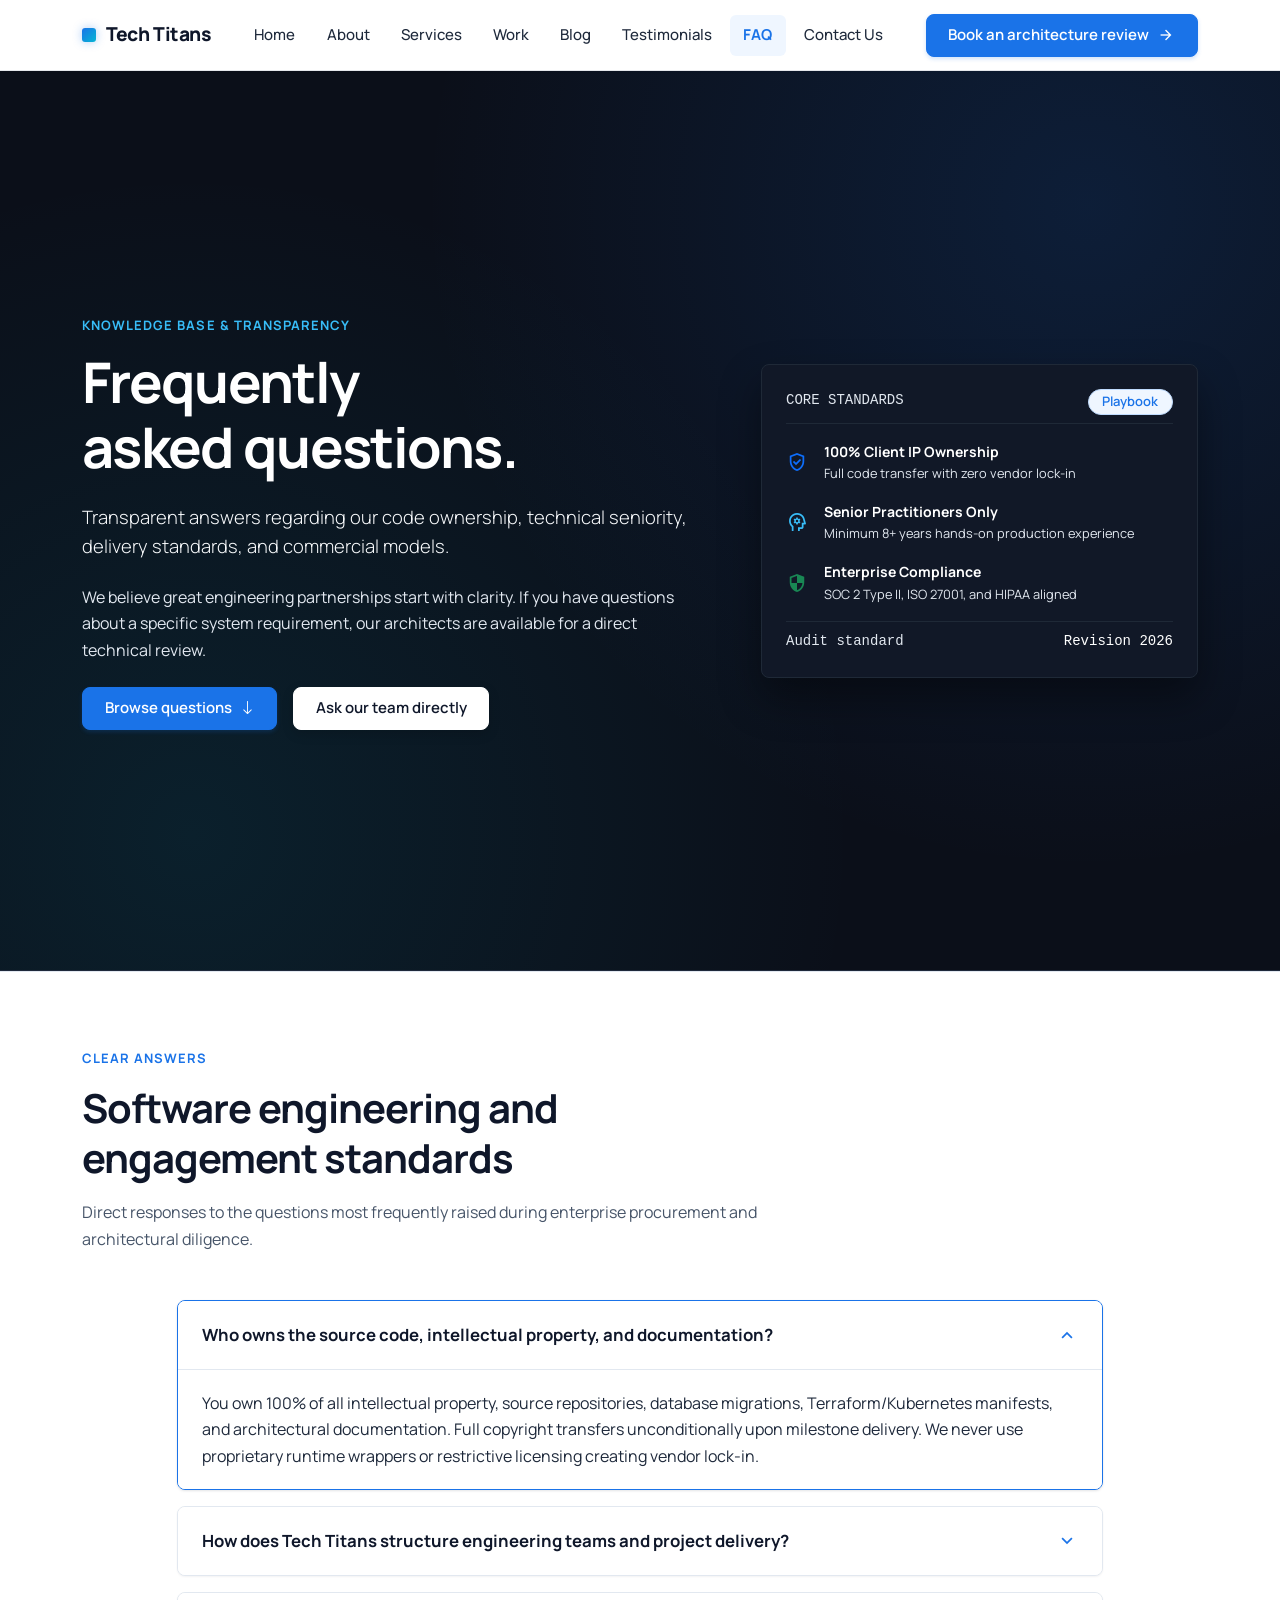
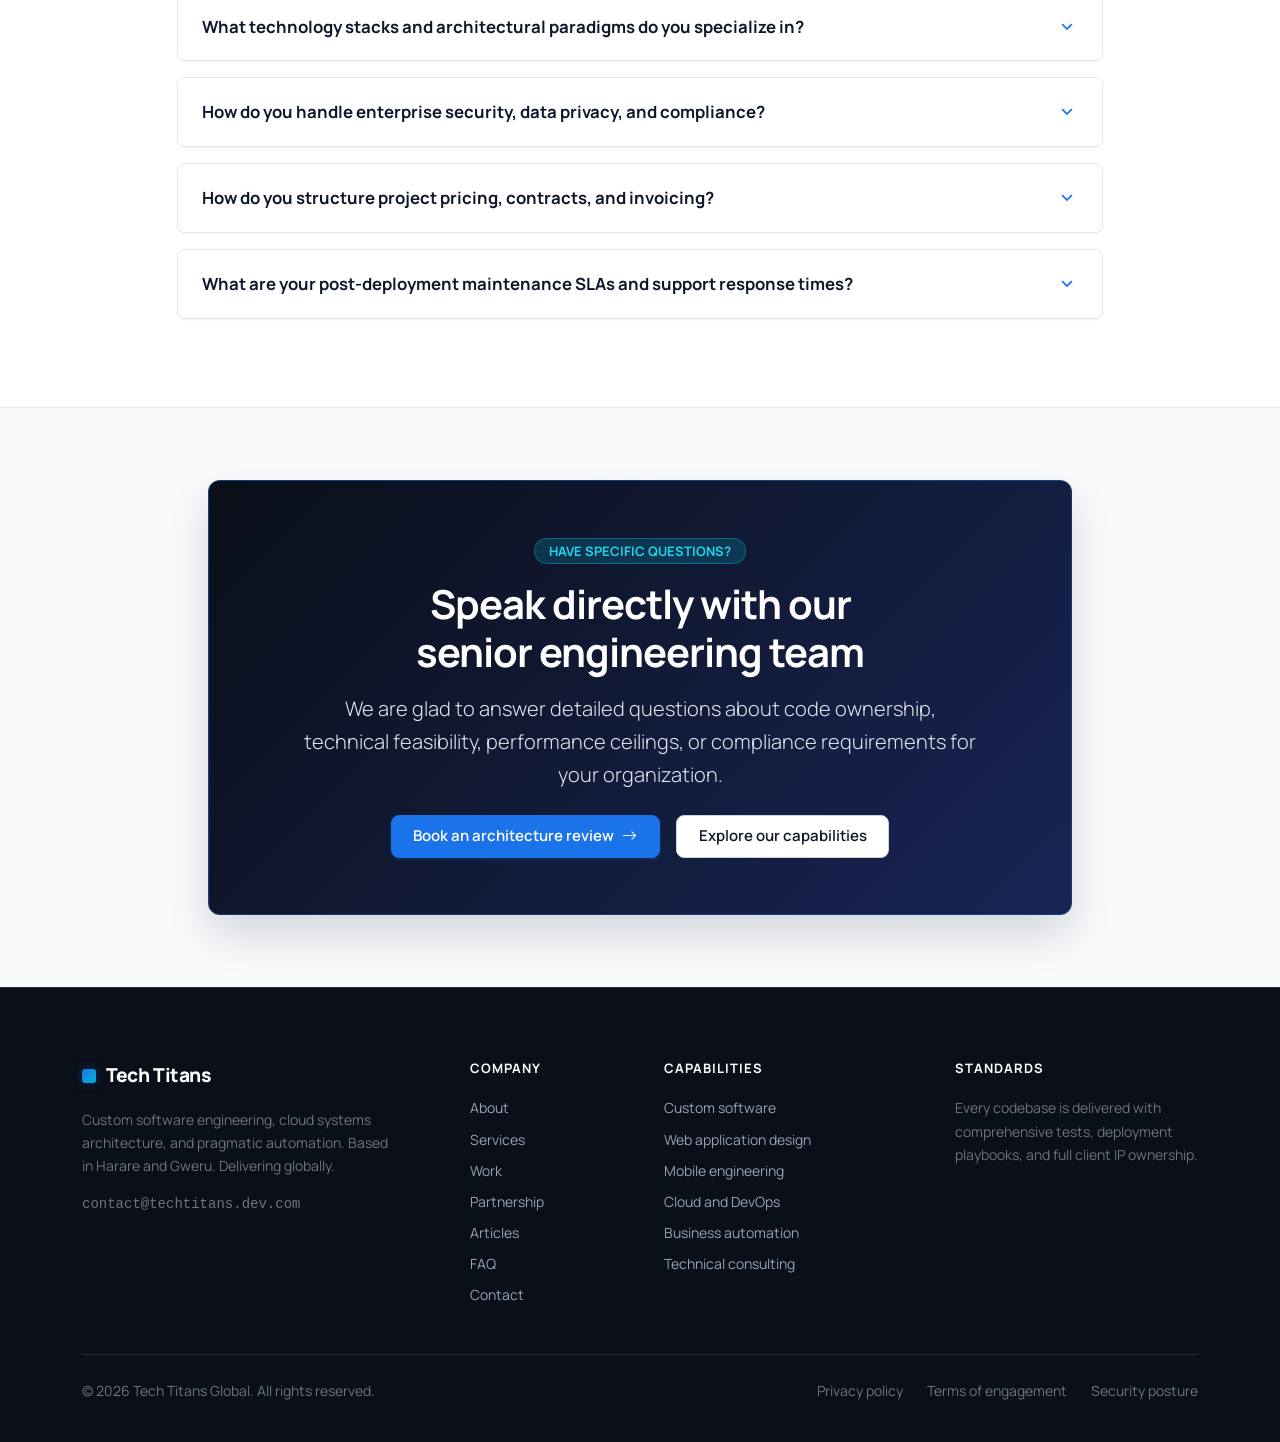
<file: faq.html>
<!DOCTYPE html>
<html lang="en">
<head>
  <meta charset="UTF-8">
  <meta name="viewport" content="width=device-width, initial-scale=1.0">
  <title>FAQ: Frequently Asked Questions | Tech Titans Global</title>

  <!-- Page-specific SEO metadata -->
  <meta name="description" content="Find clear answers to common questions about Tech Titans: software engineering standards, team seniority, intellectual property ownership, cloud architecture, and engagement models.">
  <meta name="keywords" content="tech titans faq, software engineering faq, technical consultancy engagement, cloud architecture faq, custom software development pricing">
  <meta name="author" content="Tech Titans Global">
  <link rel="canonical" href="https://techtitans.dev.com/faq.html">

  <link rel="icon" type="image/svg+xml" href="assets/icons/favicon.svg">

  <!-- Google Fonts: Manrope, Inter & Material Symbols Outlined -->
  <link rel="preconnect" href="https://fonts.googleapis.com">
  <link rel="preconnect" href="https://fonts.gstatic.com" crossorigin>
  <link href="https://fonts.googleapis.com/css2?family=Inter:wght@400;500;600;700&family=Manrope:wght@500;600;700;800&family=Material+Symbols+Outlined:opsz,wght,FILL,GRAD@24,400,0,0&display=swap" rel="stylesheet">

  <!-- Bootstrap 5.3 CSS & Icons -->
  <link href="https://cdn.jsdelivr.net/npm/bootstrap@5.3.3/dist/css/bootstrap.min.css" rel="stylesheet">
  <link rel="stylesheet" href="https://cdn.jsdelivr.net/npm/bootstrap-icons@1.11.3/font/bootstrap-icons.min.css">
  <link rel="stylesheet" href="assets/css/style.css">
</head>
<body>
  <a href="#main-content" class="skip-to-content">Skip to main content</a>

  <!-- BANNER -->
  <header role="banner" class="site-nav">
    <div class="container">
      <input type="checkbox" id="nav-toggle" class="nav-toggle-input" aria-label="Toggle navigation menu">
      <div class="d-flex align-items-center justify-content-between">
        <a href="index.html" class="brand-mark" aria-label="Tech Titans home">
          <span class="brand-square" aria-hidden="true"></span>
          <span>Tech Titans</span>
        </a>

        <nav aria-label="Primary navigation" class="d-none d-xl-flex align-items-center gap-1">
          <a href="index.html" class="nav-link-item">Home</a>
          <a href="about.html" class="nav-link-item">About</a>
          <a href="services.html" class="nav-link-item">Services</a>
          <a href="portfolio.html" class="nav-link-item">Work</a>
          <a href="blog.html" class="nav-link-item">Blog</a>
          <a href="testimonials.html" class="nav-link-item">Testimonials</a>
          <a href="faq.html" class="nav-link-item active" aria-current="page">FAQ</a>
          <a href="contact.html" class="nav-link-item">Contact Us</a>
        </nav>

        <div class="d-flex align-items-center gap-3">
          <a href="contact.html" class="action-btn action-btn-primary d-none d-sm-inline-flex">
            <span>Book an architecture review</span>
            <span class="material-symbols-outlined" style="font-size: 18px;">arrow_forward</span>
          </a>
          <label for="nav-toggle" class="nav-toggle-btn d-xl-none" aria-label="Toggle navigation menu">
            <span class="material-symbols-outlined">menu</span>
          </label>
        </div>
      </div>

      <!-- Mobile collapse menu -->
      <div class="mobile-nav-menu d-xl-none mt-3 pt-3 border-top" id="mobileNav">
        <div class="d-flex flex-column gap-1">
          <a href="index.html" class="nav-link-item">Home</a>
          <a href="about.html" class="nav-link-item">About</a>
          <a href="services.html" class="nav-link-item">Services</a>
          <a href="portfolio.html" class="nav-link-item">Work</a>
          <a href="blog.html" class="nav-link-item">Blog</a>
          <a href="testimonials.html" class="nav-link-item">Testimonials</a>
          <a href="faq.html" class="nav-link-item active" aria-current="page">FAQ</a>
          <a href="contact.html" class="nav-link-item">Contact Us</a>
          <a href="contact.html" class="action-btn action-btn-primary mt-2">
            <span>Book an architecture review</span>
          </a>
        </div>
      </div>
    </div>
  </header>

  <main id="main-content" role="main">
    <!-- HERO SECTION -->
    <section class="page-hero" aria-labelledby="faq-hero-heading">
      <div class="container">
        <div class="row align-items-center g-5">
          <div class="col-lg-7">
            <span class="eyebrow">Knowledge Base &amp; Transparency</span>
            <h1 id="faq-hero-heading" class="display-5 fw-bold text-white mb-4">
              Frequently asked questions.
            </h1>
            <p class="lead text-light mb-4" style="max-width: 42rem; font-size: 1.15rem;">
              Transparent answers regarding our code ownership, technical seniority, delivery standards, and commercial models.
            </p>
            <p class="text-muted mb-4" style="max-width: 38rem;">
              We believe great engineering partnerships start with clarity. If you have questions about a specific system requirement, our architects are available for a direct technical review.
            </p>
            <div class="d-flex flex-wrap gap-3">
              <a href="#faq-list" class="action-btn action-btn-primary">
                <span>Browse questions</span>
                <i class="bi bi-arrow-down"></i>
              </a>
              <a href="contact.html" class="action-btn action-btn-secondary">
                <span>Ask our team directly</span>
              </a>
            </div>
          </div>

          <!-- Hero Diligence Card -->
          <div class="col-lg-5">
            <div class="p-4 border rounded-3" style="background-color: #111827; border-color: #1F2937 !important;">
              <div class="d-flex justify-content-between text-muted small pb-2 border-bottom" style="border-color: #1F2937 !important;">
                <span class="font-monospace">CORE STANDARDS</span>
                <span class="badge" style="background-color: rgba(37, 99, 235, 0.2); color: #38BDF8; font-weight: 600;">Playbook</span>
              </div>
              <div class="py-3 d-flex flex-column gap-3">
                <div class="d-flex align-items-center gap-3">
                  <span class="material-symbols-outlined text-primary" style="font-size: 22px;">verified_user</span>
                  <div>
                    <div class="text-white small fw-bold">100% Client IP Ownership</div>
                    <div class="text-muted" style="font-size: 0.8rem;">Full code transfer with zero vendor lock-in</div>
                  </div>
                </div>
                <div class="d-flex align-items-center gap-3">
                  <span class="material-symbols-outlined text-cyan" style="font-size: 22px; color: #38BDF8;">psychology</span>
                  <div>
                    <div class="text-white small fw-bold">Senior Practitioners Only</div>
                    <div class="text-muted" style="font-size: 0.8rem;">Minimum 8+ years hands-on production experience</div>
                  </div>
                </div>
                <div class="d-flex align-items-center gap-3">
                  <span class="material-symbols-outlined text-success" style="font-size: 22px;">security</span>
                  <div>
                    <div class="text-white small fw-bold">Enterprise Compliance</div>
                    <div class="text-muted" style="font-size: 0.8rem;">SOC 2 Type II, ISO 27001, and HIPAA aligned</div>
                  </div>
                </div>
              </div>
              <div class="pt-2 text-muted small font-monospace d-flex justify-content-between border-top" style="border-color: #1F2937 !important;">
                <span>Audit standard</span>
                <span class="text-white">Revision 2026</span>
              </div>
            </div>
          </div>
        </div>
      </div>
    </section>

    <!-- ESSENTIAL FAQS (SIMPLIFIED & UNIFIED) -->
    <section id="faq-list" class="section-canvas py-5" aria-labelledby="faq-main-heading">
      <div class="container py-4">
        <div class="mb-5" style="max-width: 44rem;">
          <span class="eyebrow">Clear Answers</span>
          <h2 id="faq-main-heading" class="h1 mb-3">Software engineering and engagement standards</h2>
          <p class="text-muted">
            Direct responses to the questions most frequently raised during enterprise procurement and architectural diligence.
          </p>
        </div>

        <div class="row">
          <div class="col-lg-10 mx-auto">
            <!-- 1. IP Ownership -->
            <details class="faq-item" open>
              <summary class="faq-summary">
                <span>Who owns the source code, intellectual property, and documentation?</span>
                <span class="material-symbols-outlined faq-chevron">expand_more</span>
              </summary>
              <div class="faq-body">
                You own 100% of all intellectual property, source repositories, database migrations, Terraform/Kubernetes manifests, and architectural documentation. Full copyright transfers unconditionally upon milestone delivery. We never use proprietary runtime wrappers or restrictive licensing creating vendor lock-in.
              </div>
            </details>

            <!-- 2. Team Seniority -->
            <details class="faq-item">
              <summary class="faq-summary">
                <span>How does Tech Titans structure engineering teams and project delivery?</span>
                <span class="material-symbols-outlined faq-chevron">expand_more</span>
              </summary>
              <div class="faq-body">
                We operate with dedicated, senior-only engineering squads consisting of a lead systems architect, full-stack engineers, and an SRE/DevOps specialist. All engineers have a minimum of 8 years in continuous production practice. We work in two-week continuous delivery sprints with direct client visibility into staging repositories.
              </div>
            </details>

            <!-- 3. Tech Stack -->
            <details class="faq-item">
              <summary class="faq-summary">
                <span>What technology stacks and architectural paradigms do you specialize in?</span>
                <span class="material-symbols-outlined faq-chevron">expand_more</span>
              </summary>
              <div class="faq-body">
                We specialize in proven, high-concurrency technologies. Our stack includes TypeScript/Node.js, Go, Python, and C# on the backend. We build web systems with modern TypeScript, and mobile apps with React Native, Swift, and Kotlin. For operational datastores, we implement PostgreSQL and Redis. For cloud infrastructure, we configure Kubernetes, Docker, and Terraform across AWS, GCP, and Azure.
              </div>
            </details>

            <!-- 4. Security & Compliance -->
            <details class="faq-item">
              <summary class="faq-summary">
                <span>How do you handle enterprise security, data privacy, and compliance?</span>
                <span class="material-symbols-outlined faq-chevron">expand_more</span>
              </summary>
              <div class="faq-body">
                Every line of code and infrastructure manifest is written to align with SOC 2 Type II, ISO 27001, HIPAA, and GDPR standards. We implement zero-trust network boundaries, automated security analysis (SAST/DAST) in CI/CD pipelines, end-to-end encryption in transit (mTLS) and at rest (AES-256), and immutable audit logs.
              </div>
            </details>

            <!-- 5. Commercials & Pricing -->
            <details class="faq-item">
              <summary class="faq-summary">
                <span>How do you structure project pricing, contracts, and invoicing?</span>
                <span class="material-symbols-outlined faq-chevron">expand_more</span>
              </summary>
              <div class="faq-body">
                Depending on project maturity, we provide either fixed-price, deliverable-gated milestones (ideal for defined architectural scoping and initial product builds) or dedicated monthly engineering retainers (ideal for ongoing system scaling, feature velocity, and multi-year SRE stewardship). Invoices are tied strictly to verified deliverables.
              </div>
            </details>

            <!-- 6. SLAs & Maintenance -->
            <details class="faq-item">
              <summary class="faq-summary">
                <span>What are your post-deployment maintenance SLAs and support response times?</span>
                <span class="material-symbols-outlined faq-chevron">expand_more</span>
              </summary>
              <div class="faq-body">
                We offer structured enterprise SLA agreements covering 24/7/365 telemetry monitoring, security patch management, framework upgrades, and incident mitigation. For critical production tier-1 alerts (P1), our guaranteed response time is under 15 minutes with dedicated on-call site reliability engineers.
              </div>
            </details>
          </div>
        </div>
      </div>
    </section>

    <!-- CLOSING CTA -->
    <section class="section-striped py-5" aria-labelledby="cta-heading">
      <div class="container py-4">
        <div class="cta-well text-center" style="max-width: 54rem; margin: 0 auto;">
          <span class="badge mb-3" style="background-color: rgba(6, 182, 212, 0.2) !important; color: #22D3EE !important; border-color: rgba(6, 182, 212, 0.4) !important;">
            HAVE SPECIFIC QUESTIONS?
          </span>
          <h2 id="cta-heading" class="display-6 fw-bold mb-3 text-white">Speak directly with our senior engineering team</h2>
          <p class="lead mb-4 mx-auto" style="max-width: 42rem; color: #CBD5E1;">
            We are glad to answer detailed questions about code ownership, technical feasibility, performance ceilings, or compliance requirements for your organization.
          </p>
          <div class="d-flex flex-wrap justify-content-center gap-3">
            <a href="contact.html" class="action-btn action-btn-primary">
              <span>Book an architecture review</span>
              <i class="bi bi-arrow-right"></i>
            </a>
            <a href="services.html" class="action-btn action-btn-secondary">
              <span>Explore our capabilities</span>
            </a>
          </div>
        </div>
      </div>
    </section>
  </main>

  <!-- STANDARDIZED BOOTSTRAP FOOTER -->
  <footer role="contentinfo" class="site-footer">
    <div class="container">
      <div class="row g-4 g-lg-5 mb-5">
        <div class="col-lg-4">
          <a href="index.html" class="brand-mark mb-3 d-inline-flex" aria-label="Tech Titans home">
            <span class="brand-square" aria-hidden="true"></span>
            <span class="text-white">Tech Titans</span>
          </a>
          <p class="text-secondary small pe-lg-4 mb-3">
            Custom software engineering, cloud systems architecture, and pragmatic automation. Based in Harare and Gweru. Delivering globally.
          </p>
          <div class="font-monospace small">
            <a href="mailto:contact@techtitans.dev.com" class="text-secondary text-decoration-none">
              contact@techtitans.dev.com
            </a>
          </div>
        </div>

        <div class="col-6 col-md-3 col-lg-2">
          <h3 class="footer-col-title">Company</h3>
          <ul class="list-unstyled mb-0 d-flex flex-column gap-2 small">
            <li><a href="about.html">About</a></li>
            <li><a href="services.html">Services</a></li>
            <li><a href="portfolio.html">Work</a></li>
            <li><a href="testimonials.html">Partnership</a></li>
            <li><a href="blog.html">Articles</a></li>
            <li><a href="faq.html">FAQ</a></li>
            <li><a href="contact.html">Contact</a></li>
          </ul>
        </div>

        <div class="col-6 col-md-3 col-lg-3">
          <h3 class="footer-col-title">Capabilities</h3>
          <ul class="list-unstyled mb-0 d-flex flex-column gap-2 small">
            <li><a href="services.html#custom-software">Custom software</a></li>
            <li><a href="services.html#web-development">Web application design</a></li>
            <li><a href="services.html#mobile-development">Mobile engineering</a></li>
            <li><a href="services.html#cloud-devops">Cloud and DevOps</a></li>
            <li><a href="services.html#ai-automation">Business automation</a></li>
            <li><a href="services.html#it-consulting">Technical consulting</a></li>
          </ul>
        </div>

        <div class="col-md-6 col-lg-3">
          <h3 class="footer-col-title">Standards</h3>
          <p class="small text-secondary mb-0">
            Every codebase is delivered with comprehensive tests, deployment playbooks, and full client IP ownership.
          </p>
        </div>
      </div>

      <div class="pt-4 border-top border-secondary border-opacity-25 d-flex flex-column flex-sm-row justify-content-between align-items-center gap-3 small text-secondary">
        <div>
          &copy; 2026 Tech Titans Global. All rights reserved.
        </div>
        <div class="d-flex gap-4">
          <a href="#" class="text-secondary text-decoration-none">Privacy policy</a>
          <a href="#" class="text-secondary text-decoration-none">Terms of engagement</a>
          <a href="#" class="text-secondary text-decoration-none">Security posture</a>
        </div>
      </div>
    </div>
  </footer>
</body>
</html>
</file>
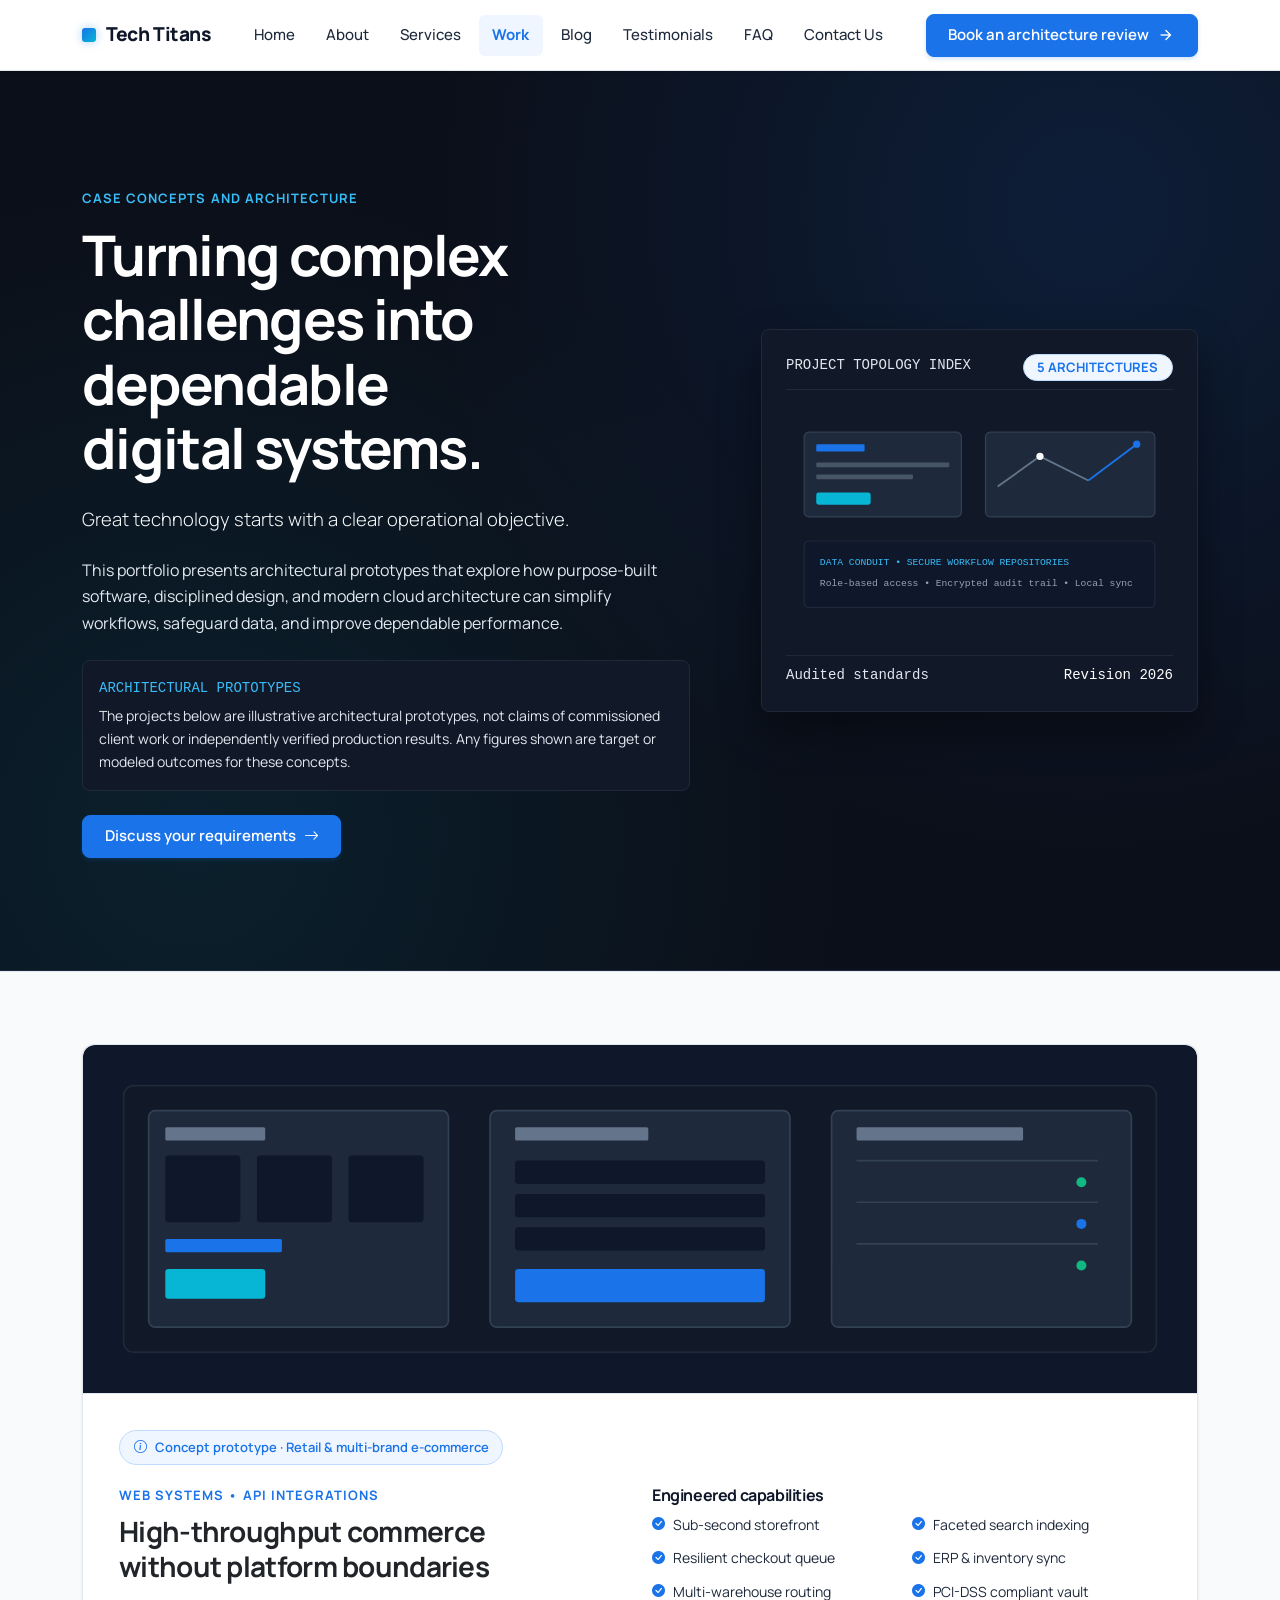
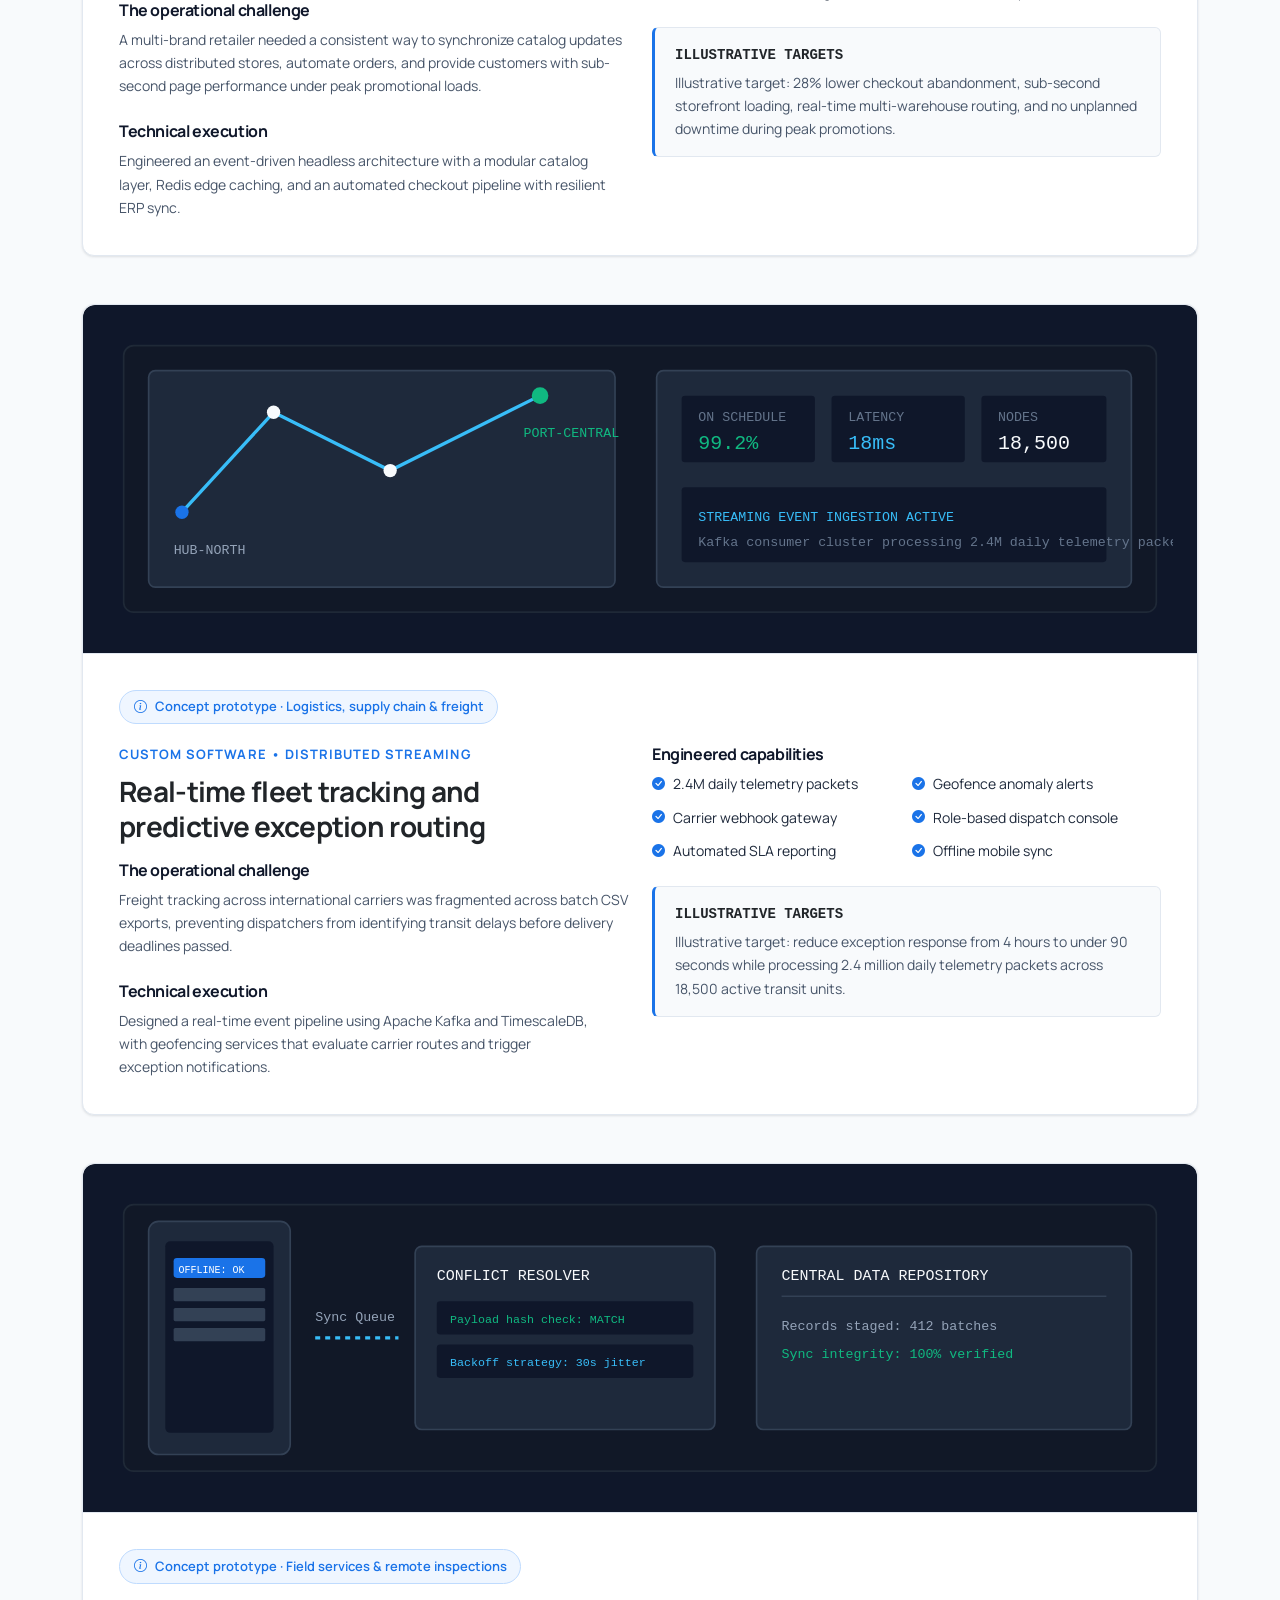
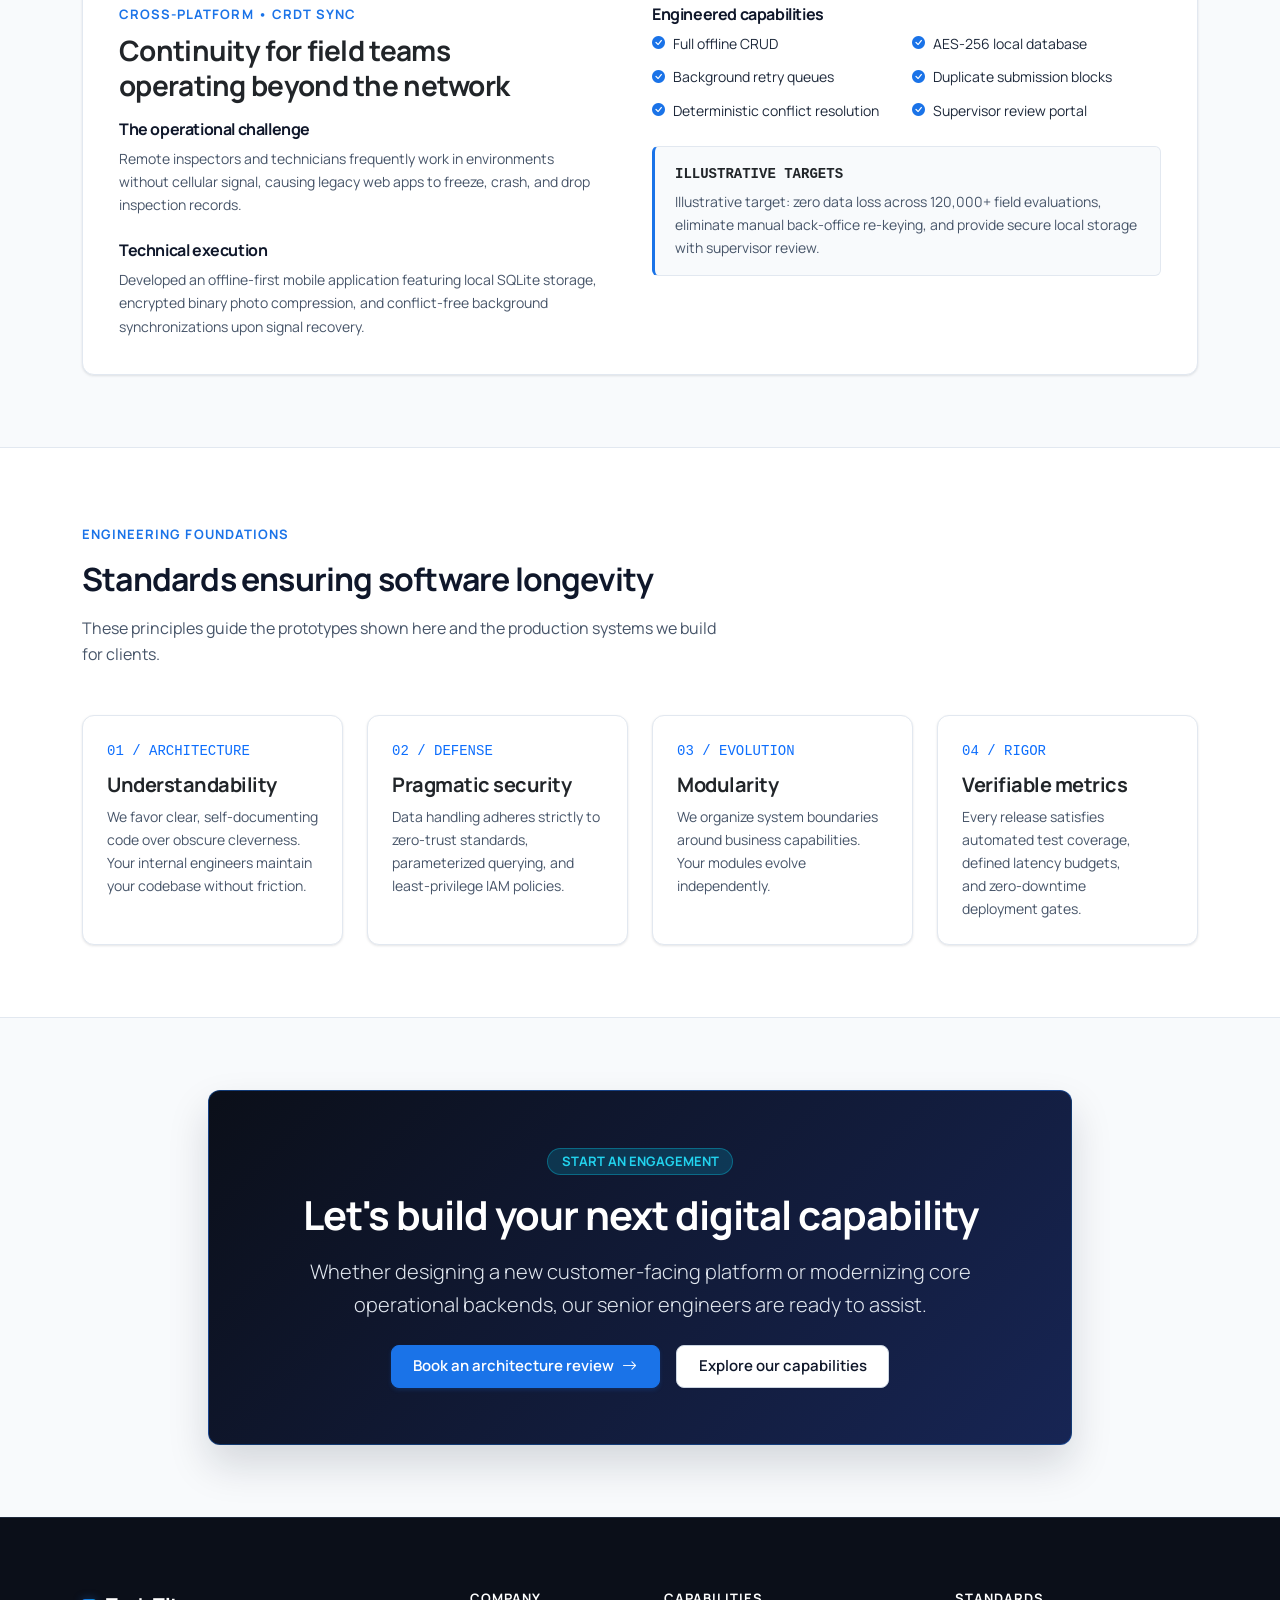
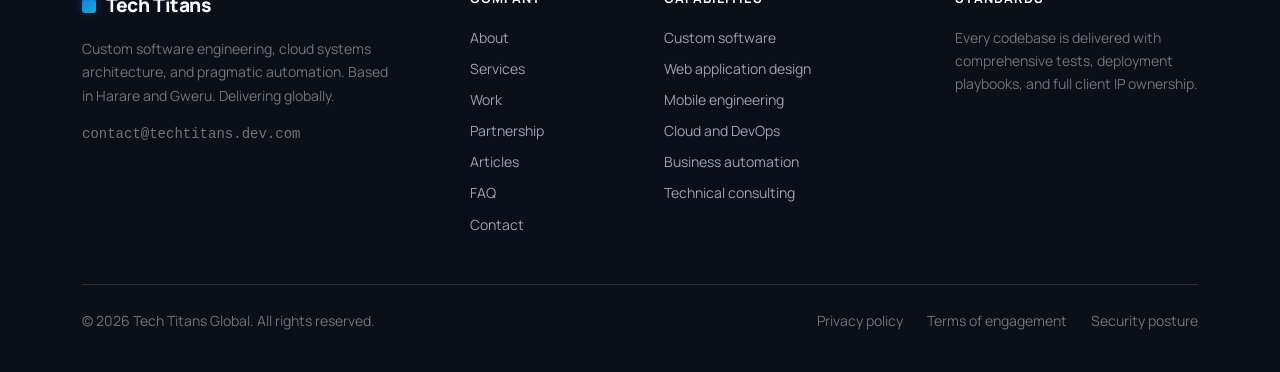
<file: portfolio.html>
<!DOCTYPE html>
<html lang="en">
<head>
  <meta charset="UTF-8">
  <meta name="viewport" content="width=device-width, initial-scale=1.0">
  <title>Work &amp; Case Concepts | Tech Titans Global</title>
  
  <meta name="description" content="Explore Tech Titans concept case studies across retail, logistics, healthcare, professional reporting, and field services. Practical software for real operational challenges.">
  <link rel="icon" type="image/svg+xml" href="assets/icons/favicon.svg">

  <link rel="preconnect" href="https://fonts.googleapis.com">
  <link rel="preconnect" href="https://fonts.gstatic.com" crossorigin>
  <link href="https://fonts.googleapis.com/css2?family=Inter:wght@400;500;600;700&family=Manrope:wght@500;600;700;800&family=Material+Symbols+Outlined:opsz,wght,FILL,GRAD@24,400,0,0&display=swap" rel="stylesheet">

  <link href="https://cdn.jsdelivr.net/npm/bootstrap@5.3.3/dist/css/bootstrap.min.css" rel="stylesheet">
  <link rel="stylesheet" href="https://cdn.jsdelivr.net/npm/bootstrap-icons@1.11.3/font/bootstrap-icons.min.css">
  <link rel="stylesheet" href="assets/css/style.css">
</head>
<body>
  <a href="#main-content" class="skip-to-content">Skip to main content</a>

  <header role="banner" class="site-nav">
    <div class="container">
      <input type="checkbox" id="nav-toggle" class="nav-toggle-input" aria-label="Toggle navigation menu">
      <div class="d-flex align-items-center justify-content-between">
        <a href="index.html" class="brand-mark" aria-label="Tech Titans home">
          <span class="brand-square" aria-hidden="true"></span>
          <span>Tech Titans</span>
        </a>

        <nav aria-label="Primary navigation" class="d-none d-xl-flex align-items-center gap-1">
          <a href="index.html" class="nav-link-item">Home</a>
          <a href="about.html" class="nav-link-item">About</a>
          <a href="services.html" class="nav-link-item">Services</a>
          <a href="portfolio.html" class="nav-link-item active" aria-current="page">Work</a>
          <a href="blog.html" class="nav-link-item">Blog</a>
          <a href="testimonials.html" class="nav-link-item">Testimonials</a>
          <a href="faq.html" class="nav-link-item">FAQ</a>
          <a href="contact.html" class="nav-link-item">Contact Us</a>
        </nav>

        <div class="d-flex align-items-center gap-3">
          <a href="contact.html" class="action-btn action-btn-primary d-none d-sm-inline-flex">
            <span>Book an architecture review</span>
            <span class="material-symbols-outlined" style="font-size: 18px;">arrow_forward</span>
          </a>
          <label for="nav-toggle" class="nav-toggle-btn d-xl-none" aria-label="Toggle navigation menu">
            <span class="material-symbols-outlined">menu</span>
          </label>
        </div>
      </div>

      <div class="mobile-nav-menu d-xl-none mt-3 pt-3 border-top" id="mobileNav">
        <div class="d-flex flex-column gap-1">
          <a href="index.html" class="nav-link-item">Home</a>
          <a href="about.html" class="nav-link-item">About</a>
          <a href="services.html" class="nav-link-item">Services</a>
          <a href="portfolio.html" class="nav-link-item active" aria-current="page">Work</a>
          <a href="blog.html" class="nav-link-item">Blog</a>
          <a href="testimonials.html" class="nav-link-item">Testimonials</a>
          <a href="faq.html" class="nav-link-item">FAQ</a>
          <a href="contact.html" class="nav-link-item">Contact Us</a>
          <a href="contact.html" class="action-btn action-btn-primary mt-2">
            <span>Book an architecture review</span>
          </a>
        </div>
      </div>
    </div>
  </header>

  <main id="main-content" role="main">
    <section class="page-hero" aria-labelledby="portfolio-hero-heading">
      <div class="container">
        <div class="row align-items-center g-5">
          <div class="col-lg-7">
            <span class="eyebrow">Case concepts and architecture</span>
            <h1 id="portfolio-hero-heading" class="display-5 fw-bold text-white mb-4">
              Turning complex challenges into dependable digital systems.
            </h1>
            <p class="lead text-light mb-4" style="max-width: 40rem; font-size: 1.15rem;">
              Great technology starts with a clear operational objective.
            </p>
            <p class="text-muted mb-4" style="max-width: 38rem;">
              This portfolio presents architectural prototypes that explore how purpose-built software, disciplined design, and modern cloud architecture can simplify workflows, safeguard data, and improve dependable performance.
            </p>
            <div class="p-3 border rounded-3 mb-4" style="background-color: #111827; border-color: #1F2937 !important; max-width: 38rem;">
              <span class="font-monospace small d-block mb-1" style="color: #38BDF8;">ARCHITECTURAL PROTOTYPES</span>
              <p class="small text-muted mb-0">
                The projects below are illustrative architectural prototypes, not claims of commissioned client work or independently verified production results. Any figures shown are target or modeled outcomes for these concepts.
              </p>
            </div>
            <div>
              <a href="contact.html" class="action-btn action-btn-primary">
                <span>Discuss your requirements</span>
                <i class="bi bi-arrow-right"></i>
              </a>
            </div>
          </div>
          <div class="col-lg-5">
            <div class="p-4 border rounded-3" style="background-color: #111827; border-color: #1F2937 !important;">
              <div class="d-flex justify-content-between text-muted small pb-2 border-bottom" style="border-color: #1F2937 !important;">
                <span class="font-monospace">PROJECT TOPOLOGY INDEX</span>
                <span class="badge" style="background-color: rgba(37, 99, 235, 0.2); color: #38BDF8;">5 ARCHITECTURES</span>
              </div>
              <div class="py-4 text-center">
                <svg viewBox="0 0 320 180" class="w-100 h-auto" role="img" aria-label="System topology diagram">
                  <rect x="15" y="15" width="130" height="70" rx="4" fill="#1E293B" stroke="#334155"/>
                  <rect x="25" y="25" width="40" height="6" rx="1" fill="#1A73E8"/>
                  <rect x="25" y="40" width="110" height="4" rx="1" fill="#475569"/>
                  <rect x="25" y="50" width="80" height="4" rx="1" fill="#475569"/>
                  <rect x="25" y="65" width="45" height="10" rx="2" fill="#06B6D4"/>

                  <rect x="165" y="15" width="140" height="70" rx="4" fill="#1E293B" stroke="#334155"/>
                  <line x1="175" y1="60" x2="210" y2="35" stroke="#64748B" stroke-width="1.5"/>
                  <line x1="210" y1="35" x2="250" y2="55" stroke="#64748B" stroke-width="1.5"/>
                  <line x1="250" y1="55" x2="290" y2="25" stroke="#1A73E8" stroke-width="1.5"/>
                  <circle cx="210" cy="35" r="3" fill="#F8FAFC"/>
                  <circle cx="290" cy="25" r="3" fill="#1A73E8"/>

                  <rect x="15" y="105" width="290" height="55" rx="4" fill="#0F172A" stroke="#1E293B"/>
                  <text x="28" y="125" fill="#38BDF8" font-size="8" font-family="'Geist Mono', monospace">DATA CONDUIT &bull; SECURE WORKFLOW REPOSITORIES</text>
                  <text x="28" y="142" fill="#94A3B8" font-size="8" font-family="'Geist Mono', monospace">Role-based access &bull; Encrypted audit trail &bull; Local sync</text>
                </svg>
              </div>
              <div class="pt-2 text-muted small font-monospace d-flex justify-content-between border-top" style="border-color: #1F2937 !important;">
                <span>Audited standards</span>
                <span class="text-white">Revision 2026</span>
              </div>
            </div>
          </div>
        </div>
      </div>
    </section>

    <!-- CASE STUDIES SECTION -->
    <section class="py-5 section-striped" aria-labelledby="case-studies-heading">
      <div class="container py-4">
        <h2 id="case-studies-heading" class="visually-hidden">Documented case concepts</h2>

        <!-- CASE STUDY 1: Digital Commerce Platform -->
        <article class="case-card mb-5 overflow-hidden" id="commerce">
          <div class="case-media-header p-4 text-center">
            <svg viewBox="0 0 640 180" class="w-100 h-auto" role="img" aria-label="Digital commerce platform schematic">
              <rect x="10" y="10" width="620" height="160" rx="6" fill="#111827" stroke="#1F2937"/>
              <rect x="25" y="25" width="180" height="130" rx="4" fill="#1E293B" stroke="#334155"/>
              <rect x="35" y="35" width="60" height="8" rx="1" fill="#64748B"/>
              <rect x="35" y="52" width="45" height="40" rx="2" fill="#0F172A"/>
              <rect x="90" y="52" width="45" height="40" rx="2" fill="#0F172A"/>
              <rect x="145" y="52" width="45" height="40" rx="2" fill="#0F172A"/>
              <rect x="35" y="102" width="70" height="8" rx="1" fill="#1A73E8"/>
              <rect x="35" y="120" width="60" height="18" rx="2" fill="#06B6D4"/>

              <rect x="230" y="25" width="180" height="130" rx="4" fill="#1E293B" stroke="#334155"/>
              <rect x="245" y="35" width="80" height="8" rx="1" fill="#64748B"/>
              <rect x="245" y="55" width="150" height="14" rx="2" fill="#0F172A"/>
              <rect x="245" y="75" width="150" height="14" rx="2" fill="#0F172A"/>
              <rect x="245" y="95" width="150" height="14" rx="2" fill="#0F172A"/>
              <rect x="245" y="120" width="150" height="20" rx="2" fill="#1A73E8"/>

              <rect x="435" y="25" width="180" height="130" rx="4" fill="#1E293B" stroke="#334155"/>
              <rect x="450" y="35" width="100" height="8" rx="1" fill="#64748B"/>
              <line x1="450" y1="55" x2="595" y2="55" stroke="#334155" stroke-width="1"/>
              <line x1="450" y1="80" x2="595" y2="80" stroke="#334155" stroke-width="1"/>
              <line x1="450" y1="105" x2="595" y2="105" stroke="#334155" stroke-width="1"/>
              <circle cx="585" cy="68" r="3" fill="#10B981"/>
              <circle cx="585" cy="93" r="3" fill="#1A73E8"/>
              <circle cx="585" cy="118" r="3" fill="#10B981"/>
            </svg>
          </div>
          <div class="case-body">
            <span class="concept-notice-badge"><i class="bi bi-info-circle"></i> Concept prototype · Retail &amp; multi-brand e-commerce</span>
            <div class="row g-4">
              <div class="col-lg-6">
                <span class="eyebrow d-block mb-2">Web Systems &bull; API Integrations</span>
                <h3 class="h3 mb-3 text-dark">High-throughput commerce without platform boundaries</h3>
                
                <h4 class="h6 fw-bold mb-2">The operational challenge</h4>
                <p class="text-muted small mb-4">
                  A multi-brand retailer needed a consistent way to synchronize catalog updates across distributed stores, automate orders, and provide customers with sub-second page performance under peak promotional loads.
                </p>

                <h4 class="h6 fw-bold mb-2">Technical execution</h4>
                <p class="text-muted small mb-0">
                  Engineered an event-driven headless architecture with a modular catalog layer, Redis edge caching, and an automated checkout pipeline with resilient ERP sync.
                </p>
              </div>

              <div class="col-lg-6">
                <h4 class="h6 fw-bold mb-2">Engineered capabilities</h4>
                <ul class="capabilities-list">
                  <li><i class="bi bi-check-circle-fill"></i><span>Sub-second storefront</span></li>
                  <li><i class="bi bi-check-circle-fill"></i><span>Faceted search indexing</span></li>
                  <li><i class="bi bi-check-circle-fill"></i><span>Resilient checkout queue</span></li>
                  <li><i class="bi bi-check-circle-fill"></i><span>ERP &amp; inventory sync</span></li>
                  <li><i class="bi bi-check-circle-fill"></i><span>Multi-warehouse routing</span></li>
                  <li><i class="bi bi-check-circle-fill"></i><span>PCI-DSS compliant vault</span></li>
                </ul>

                <div class="value-callout">
                  <span class="font-monospace small d-block text-dark fw-bold mb-1">ILLUSTRATIVE TARGETS</span>
                  <p class="small text-muted mb-0">
                    Illustrative target: 28% lower checkout abandonment, sub-second storefront loading, real-time multi-warehouse routing, and no unplanned downtime during peak promotions.
                  </p>
                </div>
              </div>
            </div>
          </div>
        </article>

        <!-- CASE STUDY 2: Global Logistics Telemetry Hub -->
        <article class="case-card mb-5 overflow-hidden" id="logistics">
          <div class="case-media-header p-4 text-center">
            <svg viewBox="0 0 640 180" class="w-100 h-auto" role="img" aria-label="Logistics telemetry dashboard">
              <rect x="10" y="10" width="620" height="160" rx="6" fill="#111827" stroke="#1F2937"/>
              <rect x="25" y="25" width="280" height="130" rx="4" fill="#1E293B" stroke="#334155"/>
              <path d="M 45 110 L 100 50 L 170 85 L 260 40" fill="none" stroke="#38BDF8" stroke-width="2"/>
              <circle cx="45" cy="110" r="4" fill="#1A73E8"/>
              <circle cx="100" cy="50" r="4" fill="#F8FAFC"/>
              <circle cx="170" cy="85" r="4" fill="#F8FAFC"/>
              <circle cx="260" cy="40" r="5" fill="#10B981"/>
              <text x="40" y="135" fill="#94A3B8" font-size="8" font-family="'Geist Mono', monospace">HUB-NORTH</text>
              <text x="250" y="65" fill="#10B981" font-size="8" font-family="'Geist Mono', monospace">PORT-CENTRAL</text>

              <rect x="330" y="25" width="285" height="130" rx="4" fill="#1E293B" stroke="#334155"/>
              <rect x="345" y="40" width="80" height="40" rx="2" fill="#0F172A"/>
              <text x="355" y="55" fill="#64748B" font-size="8" font-family="'Geist Mono', monospace">ON SCHEDULE</text>
              <text x="355" y="72" fill="#10B981" font-size="12" font-family="'Geist Mono', monospace">99.2%</text>

              <rect x="435" y="40" width="80" height="40" rx="2" fill="#0F172A"/>
              <text x="445" y="55" fill="#64748B" font-size="8" font-family="'Geist Mono', monospace">LATENCY</text>
              <text x="445" y="72" fill="#38BDF8" font-size="12" font-family="'Geist Mono', monospace">18ms</text>

              <rect x="525" y="40" width="75" height="40" rx="2" fill="#0F172A"/>
              <text x="535" y="55" fill="#64748B" font-size="8" font-family="'Geist Mono', monospace">NODES</text>
              <text x="535" y="72" fill="#F8FAFC" font-size="12" font-family="'Geist Mono', monospace">18,500</text>

              <rect x="345" y="95" width="255" height="45" rx="2" fill="#0F172A"/>
              <text x="355" y="115" fill="#38BDF8" font-size="8" font-family="'Geist Mono', monospace">STREAMING EVENT INGESTION ACTIVE</text>
              <text x="355" y="130" fill="#64748B" font-size="8" font-family="'Geist Mono', monospace">Kafka consumer cluster processing 2.4M daily telemetry packets</text>
            </svg>
          </div>
          <div class="case-body">
            <span class="concept-notice-badge"><i class="bi bi-info-circle"></i> Concept prototype · Logistics, supply chain &amp; freight</span>
            <div class="row g-4">
              <div class="col-lg-6">
                <span class="eyebrow d-block mb-2">Custom Software &bull; Distributed Streaming</span>
                <h3 class="h3 mb-3 text-dark">Real-time fleet tracking and predictive exception routing</h3>
                
                <h4 class="h6 fw-bold mb-2">The operational challenge</h4>
                <p class="text-muted small mb-4">
                  Freight tracking across international carriers was fragmented across batch CSV exports, preventing dispatchers from identifying transit delays before delivery deadlines passed.
                </p>

                <h4 class="h6 fw-bold mb-2">Technical execution</h4>
                <p class="text-muted small mb-0">
                  Designed a real-time event pipeline using Apache Kafka and TimescaleDB, with geofencing services that evaluate carrier routes and trigger exception notifications.
                </p>
              </div>

              <div class="col-lg-6">
                <h4 class="h6 fw-bold mb-2">Engineered capabilities</h4>
                <ul class="capabilities-list">
                  <li><i class="bi bi-check-circle-fill"></i><span>2.4M daily telemetry packets</span></li>
                  <li><i class="bi bi-check-circle-fill"></i><span>Geofence anomaly alerts</span></li>
                  <li><i class="bi bi-check-circle-fill"></i><span>Carrier webhook gateway</span></li>
                  <li><i class="bi bi-check-circle-fill"></i><span>Role-based dispatch console</span></li>
                  <li><i class="bi bi-check-circle-fill"></i><span>Automated SLA reporting</span></li>
                  <li><i class="bi bi-check-circle-fill"></i><span>Offline mobile sync</span></li>
                </ul>

                <div class="value-callout">
                  <span class="font-monospace small d-block text-dark fw-bold mb-1">ILLUSTRATIVE TARGETS</span>
                  <p class="small text-muted mb-0">
                    Illustrative target: reduce exception response from 4 hours to under 90 seconds while processing 2.4 million daily telemetry packets across 18,500 active transit units.
                  </p>
                </div>
              </div>
            </div>
          </div>
        </article>

        <!-- CASE STUDY 3: Offline-First Field Application -->
        <article class="case-card overflow-hidden" id="field-app">
          <div class="case-media-header p-4 text-center">
            <svg viewBox="0 0 640 180" class="w-100 h-auto" role="img" aria-label="Offline mobile synchronization diagram">
              <rect x="10" y="10" width="620" height="160" rx="6" fill="#111827" stroke="#1F2937"/>
              <rect x="25" y="20" width="85" height="140" rx="6" fill="#1E293B" stroke="#334155"/>
              <rect x="35" y="32" width="65" height="115" rx="3" fill="#0F172A"/>
              <rect x="40" y="42" width="55" height="12" rx="2" fill="#1A73E8"/>
              <text x="43" y="51" fill="#FFFFFF" font-size="6" font-family="'Geist Mono', monospace">OFFLINE: OK</text>
              <rect x="40" y="60" width="55" height="8" rx="1" fill="#334155"/>
              <rect x="40" y="72" width="55" height="8" rx="1" fill="#334155"/>
              <rect x="40" y="84" width="55" height="8" rx="1" fill="#334155"/>

              <path d="M 125 90 L 175 90" stroke="#38BDF8" stroke-width="2" stroke-dasharray="3 3"/>
              <text x="125" y="80" fill="#94A3B8" font-size="8" font-family="'Geist Mono', monospace">Sync Queue</text>

              <rect x="185" y="35" width="180" height="110" rx="4" fill="#1E293B" stroke="#334155"/>
              <text x="198" y="55" fill="#F8FAFC" font-size="9" font-family="'Geist Mono', monospace">CONFLICT RESOLVER</text>
              <rect x="198" y="68" width="154" height="20" rx="2" fill="#0F172A"/>
              <text x="206" y="81" fill="#10B981" font-size="7" font-family="'Geist Mono', monospace">Payload hash check: MATCH</text>
              <rect x="198" y="94" width="154" height="20" rx="2" fill="#0F172A"/>
              <text x="206" y="107" fill="#38BDF8" font-size="7" font-family="'Geist Mono', monospace">Backoff strategy: 30s jitter</text>

              <rect x="390" y="35" width="225" height="110" rx="4" fill="#1E293B" stroke="#334155"/>
              <text x="405" y="55" fill="#F8FAFC" font-size="9" font-family="'Geist Mono', monospace">CENTRAL DATA REPOSITORY</text>
              <line x1="405" y1="65" x2="600" y2="65" stroke="#334155" stroke-width="1"/>
              <text x="405" y="85" fill="#94A3B8" font-size="8" font-family="'Geist Mono', monospace">Records staged: 412 batches</text>
              <text x="405" y="102" fill="#10B981" font-size="8" font-family="'Geist Mono', monospace">Sync integrity: 100% verified</text>
            </svg>
          </div>
          <div class="case-body">
            <span class="concept-notice-badge"><i class="bi bi-info-circle"></i> Concept prototype · Field services &amp; remote inspections</span>
            <div class="row g-4">
              <div class="col-lg-6">
                <span class="eyebrow d-block mb-2">Cross-Platform &bull; CRDT Sync</span>
                <h3 class="h3 mb-3 text-dark">Continuity for field teams operating beyond the network</h3>
                
                <h4 class="h6 fw-bold mb-2">The operational challenge</h4>
                <p class="text-muted small mb-4">
                  Remote inspectors and technicians frequently work in environments without cellular signal, causing legacy web apps to freeze, crash, and drop inspection records.
                </p>

                <h4 class="h6 fw-bold mb-2">Technical execution</h4>
                <p class="text-muted small mb-0">
                  Developed an offline-first mobile application featuring local SQLite storage, encrypted binary photo compression, and conflict-free background synchronizations upon signal recovery.
                </p>
              </div>

              <div class="col-lg-6">
                <h4 class="h6 fw-bold mb-2">Engineered capabilities</h4>
                <ul class="capabilities-list">
                  <li><i class="bi bi-check-circle-fill"></i><span>Full offline CRUD</span></li>
                  <li><i class="bi bi-check-circle-fill"></i><span>AES-256 local database</span></li>
                  <li><i class="bi bi-check-circle-fill"></i><span>Background retry queues</span></li>
                  <li><i class="bi bi-check-circle-fill"></i><span>Duplicate submission blocks</span></li>
                  <li><i class="bi bi-check-circle-fill"></i><span>Deterministic conflict resolution</span></li>
                  <li><i class="bi bi-check-circle-fill"></i><span>Supervisor review portal</span></li>
                </ul>

                <div class="value-callout">
                  <span class="font-monospace small d-block text-dark fw-bold mb-1">ILLUSTRATIVE TARGETS</span>
                  <p class="small text-muted mb-0">
                    Illustrative target: zero data loss across 120,000+ field evaluations, eliminate manual back-office re-keying, and provide secure local storage with supervisor review.
                  </p>
                </div>
              </div>
            </div>
          </div>
        </article>
      </div>
    </section>

    <!-- PRINCIPLES -->
    <section class="py-5 section-canvas" aria-labelledby="principles-heading">
      <div class="container py-4">
        <div class="mb-5" style="max-width: 44rem;">
          <span class="eyebrow">Engineering foundations</span>
          <h2 id="principles-heading" class="h2 mb-3">
            Standards ensuring software longevity
          </h2>
          <p class="text-muted">
            These principles guide the prototypes shown here and the production systems we build for clients.
          </p>
        </div>

        <div class="row g-4">
          <div class="col-md-6 col-lg-3">
            <div class="principle-box p-4 h-100">
              <span class="font-monospace small text-primary d-block mb-2">01 / ARCHITECTURE</span>
              <h3 class="h5 mb-2 text-dark">Understandability</h3>
              <p class="small text-muted mb-0">
                We favor clear, self-documenting code over obscure cleverness. Your internal engineers maintain your codebase without friction.
              </p>
            </div>
          </div>
          <div class="col-md-6 col-lg-3">
            <div class="principle-box p-4 h-100">
              <span class="font-monospace small text-primary d-block mb-2">02 / DEFENSE</span>
              <h3 class="h5 mb-2 text-dark">Pragmatic security</h3>
              <p class="small text-muted mb-0">
                Data handling adheres strictly to zero-trust standards, parameterized querying, and least-privilege IAM policies.
              </p>
            </div>
          </div>
          <div class="col-md-6 col-lg-3">
            <div class="principle-box p-4 h-100">
              <span class="font-monospace small text-primary d-block mb-2">03 / EVOLUTION</span>
              <h3 class="h5 mb-2 text-dark">Modularity</h3>
              <p class="small text-muted mb-0">
                We organize system boundaries around business capabilities. Your modules evolve independently.
              </p>
            </div>
          </div>
          <div class="col-md-6 col-lg-3">
            <div class="principle-box p-4 h-100">
              <span class="font-monospace small text-primary d-block mb-2">04 / RIGOR</span>
              <h3 class="h5 mb-2 text-dark">Verifiable metrics</h3>
              <p class="small text-muted mb-0">
                Every release satisfies automated test coverage, defined latency budgets, and zero-downtime deployment gates.
              </p>
            </div>
          </div>
        </div>
      </div>
    </section>

    <!-- CLOSING CTA -->
    <section class="py-5 section-striped" aria-labelledby="cta-heading">
      <div class="container py-4">
        <div class="cta-well text-center" style="max-width: 54rem; margin: 0 auto;">
          <span class="badge mb-3" style="background-color: rgba(6, 182, 212, 0.2) !important; color: #22D3EE !important; border-color: rgba(6, 182, 212, 0.4) !important;">
            START AN ENGAGEMENT
          </span>
          <h2 id="cta-heading" class="display-6 fw-bold mb-3 text-white">Let's build your next digital capability</h2>
          <p class="lead mb-4 mx-auto" style="max-width: 42rem; color: #CBD5E1;">
            Whether designing a new customer-facing platform or modernizing core operational backends, our senior engineers are ready to assist.
          </p>
          <div class="d-flex flex-wrap justify-content-center gap-3">
            <a href="contact.html" class="action-btn action-btn-primary">
              <span>Book an architecture review</span>
              <i class="bi bi-arrow-right"></i>
            </a>
            <a href="services.html" class="action-btn action-btn-secondary">
              <span>Explore our capabilities</span>
            </a>
          </div>
        </div>
      </div>
    </section>
  </main>

  <!-- STANDARDIZED BOOTSTRAP FOOTER -->
  <footer role="contentinfo" class="site-footer">
    <div class="container">
      <div class="row g-4 g-lg-5 mb-5">
        <div class="col-lg-4">
          <a href="index.html" class="brand-mark mb-3 d-inline-flex" aria-label="Tech Titans home">
            <span class="brand-square" aria-hidden="true"></span>
            <span class="text-white">Tech Titans</span>
          </a>
          <p class="text-secondary small pe-lg-4 mb-3">
            Custom software engineering, cloud systems architecture, and pragmatic automation. Based in Harare and Gweru. Delivering globally.
          </p>
          <div class="font-monospace small">
            <a href="mailto:contact@techtitans.dev.com" class="text-secondary text-decoration-none">
              contact@techtitans.dev.com
            </a>
          </div>
        </div>

        <div class="col-6 col-md-3 col-lg-2">
          <h3 class="footer-col-title">Company</h3>
          <ul class="list-unstyled mb-0 d-flex flex-column gap-2 small">
            <li><a href="about.html">About</a></li>
            <li><a href="services.html">Services</a></li>
            <li><a href="portfolio.html">Work</a></li>
            <li><a href="testimonials.html">Partnership</a></li>
            <li><a href="blog.html">Articles</a></li>
            <li><a href="faq.html">FAQ</a></li>
            <li><a href="contact.html">Contact</a></li>
          </ul>
        </div>

        <div class="col-6 col-md-3 col-lg-3">
          <h3 class="footer-col-title">Capabilities</h3>
          <ul class="list-unstyled mb-0 d-flex flex-column gap-2 small">
            <li><a href="services.html#custom-software">Custom software</a></li>
            <li><a href="services.html#web-development">Web application design</a></li>
            <li><a href="services.html#mobile-development">Mobile engineering</a></li>
            <li><a href="services.html#cloud-devops">Cloud and DevOps</a></li>
            <li><a href="services.html#ai-automation">Business automation</a></li>
            <li><a href="services.html#it-consulting">Technical consulting</a></li>
          </ul>
        </div>

        <div class="col-md-6 col-lg-3">
          <h3 class="footer-col-title">Standards</h3>
          <p class="small text-secondary mb-0">
            Every codebase is delivered with comprehensive tests, deployment playbooks, and full client IP ownership.
          </p>
        </div>
      </div>

      <div class="pt-4 border-top border-secondary border-opacity-25 d-flex flex-column flex-sm-row justify-content-between align-items-center gap-3 small text-secondary">
        <div>
          &copy; 2026 Tech Titans Global. All rights reserved.
        </div>
        <div class="d-flex gap-4">
          <a href="#" class="text-secondary text-decoration-none">Privacy policy</a>
          <a href="#" class="text-secondary text-decoration-none">Terms of engagement</a>
          <a href="#" class="text-secondary text-decoration-none">Security posture</a>
        </div>
      </div>
    </div>
  </footer>
</body>
</html>
</file>
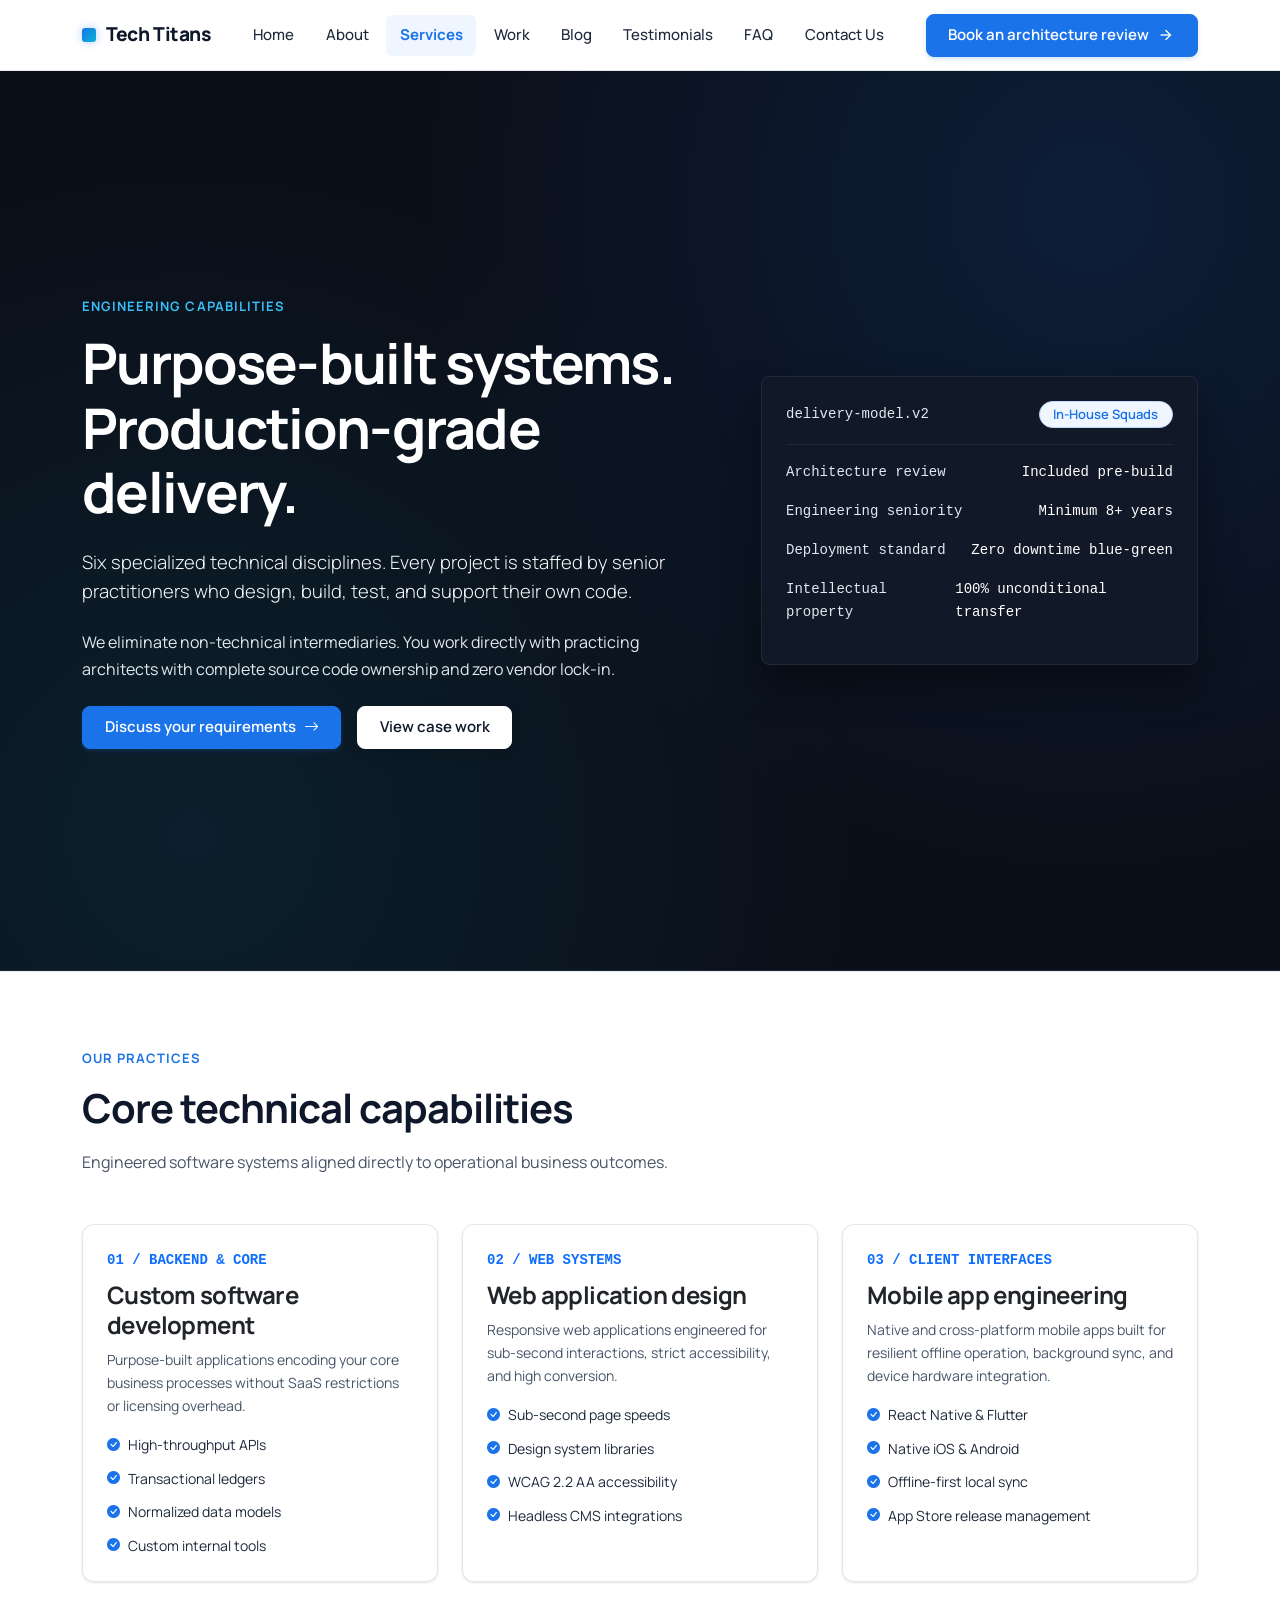
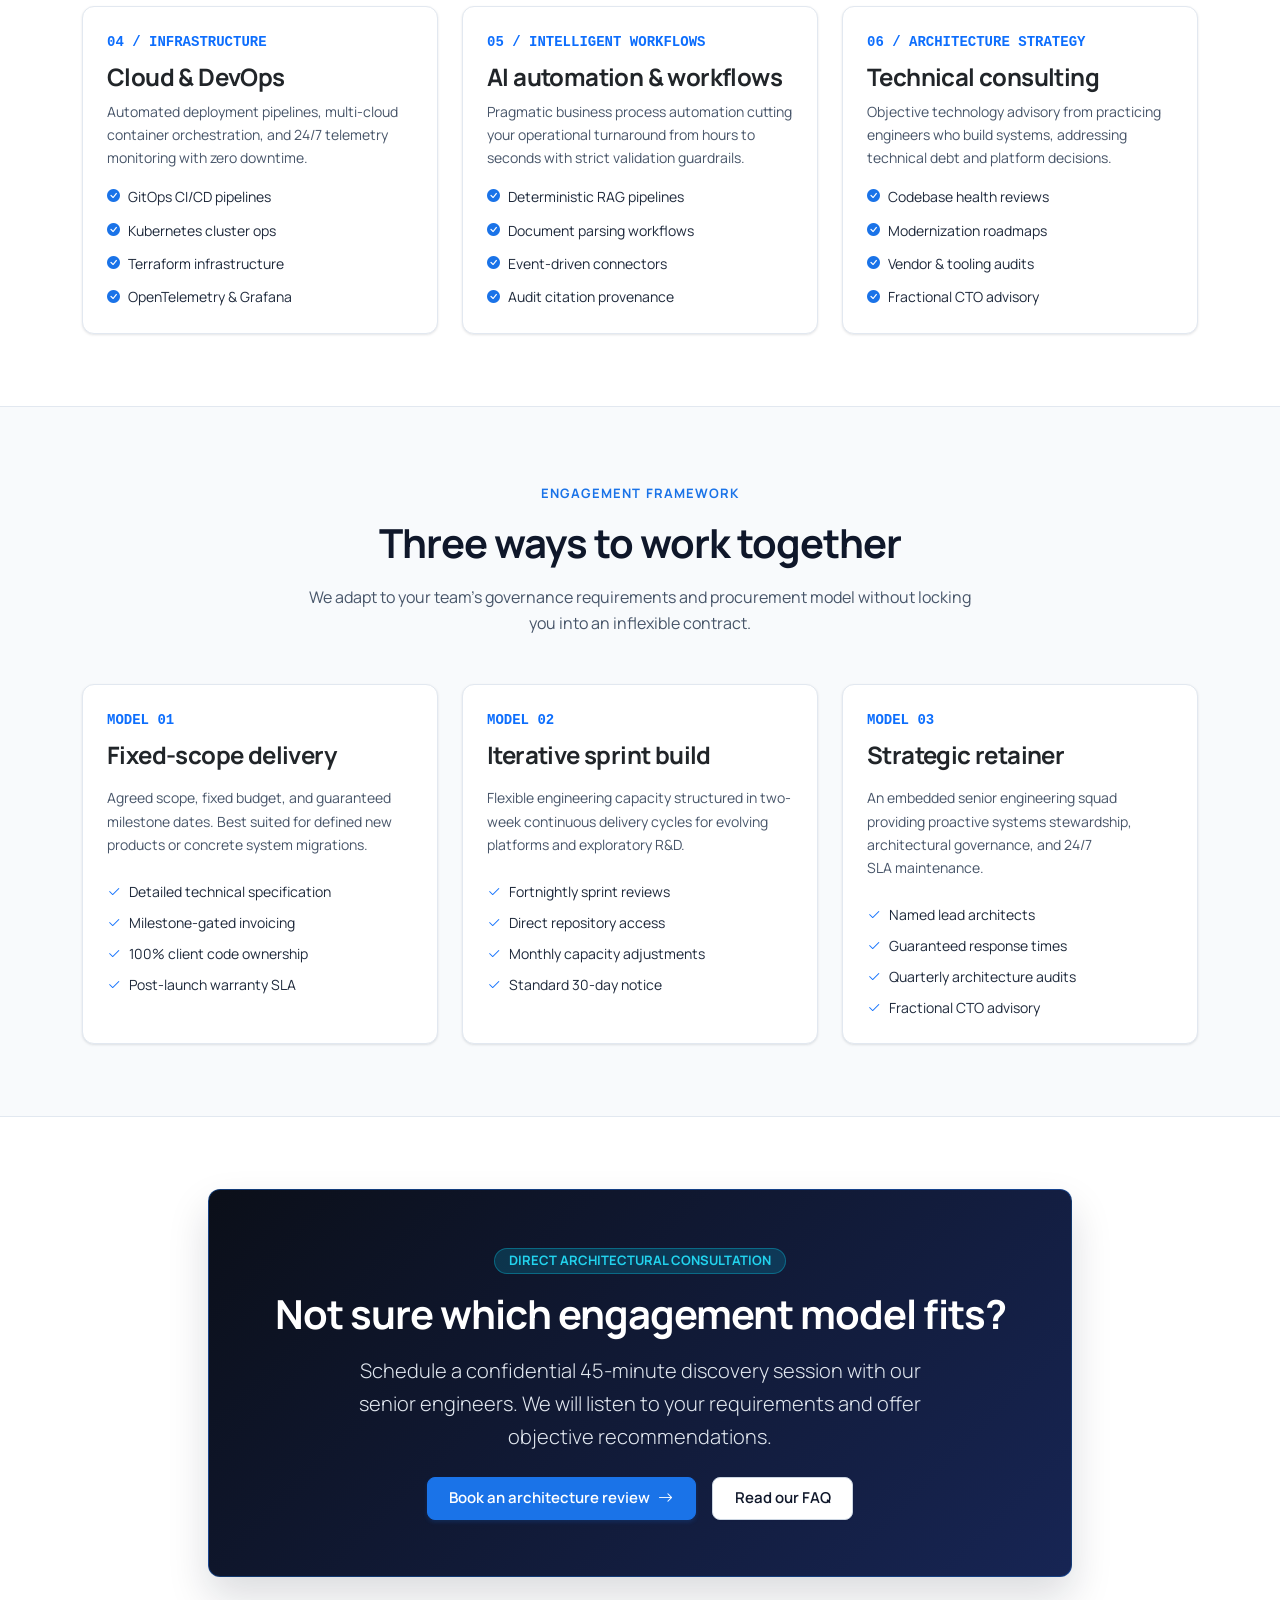
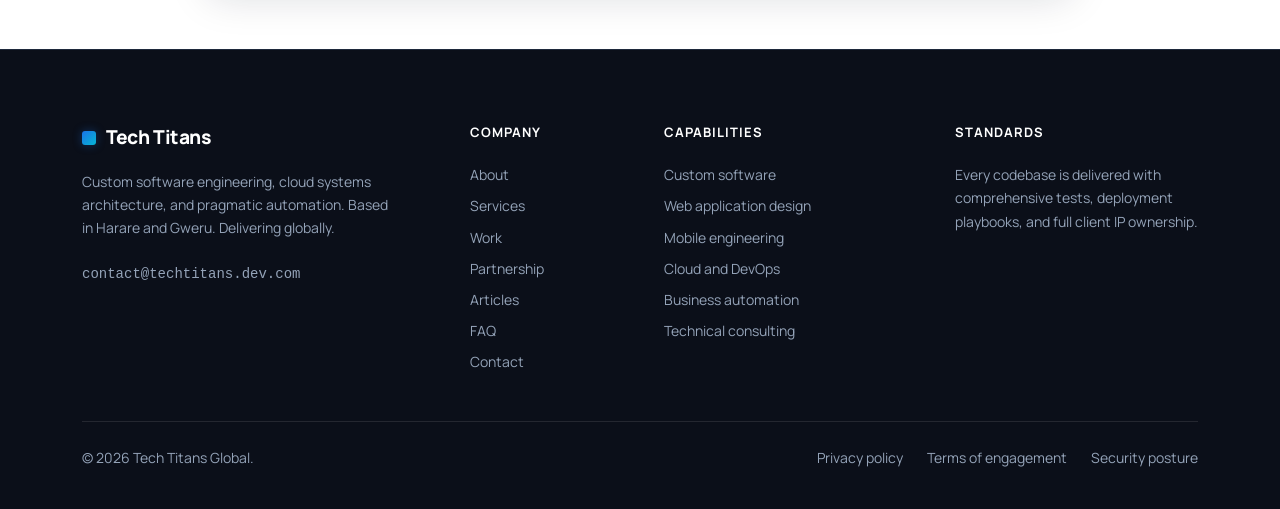
<file: services.html>
<!DOCTYPE html>
<html lang="en">
<head>
  <meta charset="UTF-8">
  <meta name="viewport" content="width=device-width, initial-scale=1.0">
  <title>Capabilities & Services | Tech Titans Global</title>

  <!-- Page-specific SEO metadata -->
  <meta name="description" content="Explore Tech Titans engineering capabilities: custom software, web platforms, mobile engineering, cloud infrastructure, AI automation, and technical architecture consulting.">
  <meta name="keywords" content="custom software, cloud infrastructure, mobile app engineering, process automation, technical consulting, enterprise systems architecture">
  <meta name="author" content="Tech Titans Global">
  <link rel="canonical" href="https://techtitans.dev.com/services.html">

  <link rel="icon" type="image/svg+xml" href="assets/icons/favicon.svg">

  <!-- Google Fonts: Manrope, Inter & Material Symbols Outlined -->
  <link rel="preconnect" href="https://fonts.googleapis.com">
  <link rel="preconnect" href="https://fonts.gstatic.com" crossorigin>
  <link href="https://fonts.googleapis.com/css2?family=Inter:wght@400;500;600;700&family=Manrope:wght@500;600;700;800&family=Material+Symbols+Outlined:opsz,wght,FILL,GRAD@24,400,0,0&display=swap" rel="stylesheet">

  <!-- Bootstrap 5.3 CSS & Icons -->
  <link href="https://cdn.jsdelivr.net/npm/bootstrap@5.3.3/dist/css/bootstrap.min.css" rel="stylesheet">
  <link rel="stylesheet" href="https://cdn.jsdelivr.net/npm/bootstrap-icons@1.11.3/font/bootstrap-icons.min.css">
  <link rel="stylesheet" href="assets/css/style.css">
</head>
<body>
  <a href="#main-content" class="skip-to-content">Skip to main content</a>

  <!-- BANNER -->
  <header role="banner" class="site-nav">
    <div class="container">
      <input type="checkbox" id="nav-toggle" class="nav-toggle-input" aria-label="Toggle navigation menu">
      <div class="d-flex align-items-center justify-content-between">
        <a href="index.html" class="brand-mark" aria-label="Tech Titans home">
          <span class="brand-square" aria-hidden="true"></span>
          <span>Tech Titans</span>
        </a>

        <nav aria-label="Primary navigation" class="d-none d-xl-flex align-items-center gap-1">
          <a href="index.html" class="nav-link-item">Home</a>
          <a href="about.html" class="nav-link-item">About</a>
          <a href="services.html" class="nav-link-item active" aria-current="page">Services</a>
          <a href="portfolio.html" class="nav-link-item">Work</a>
          <a href="blog.html" class="nav-link-item">Blog</a>
          <a href="testimonials.html" class="nav-link-item">Testimonials</a>
          <a href="faq.html" class="nav-link-item">FAQ</a>
          <a href="contact.html" class="nav-link-item">Contact Us</a>
        </nav>

        <div class="d-flex align-items-center gap-3">
          <a href="contact.html" class="action-btn action-btn-primary d-none d-sm-inline-flex">
            <span>Book an architecture review</span>
            <span class="material-symbols-outlined" style="font-size: 18px;">arrow_forward</span>
          </a>
          <label for="nav-toggle" class="nav-toggle-btn d-xl-none" aria-label="Toggle navigation menu">
            <span class="material-symbols-outlined">menu</span>
          </label>
        </div>
      </div>

      <!-- Mobile collapse menu -->
      <div class="mobile-nav-menu d-xl-none mt-3 pt-3 border-top" id="mobileNav">
        <div class="d-flex flex-column gap-1">
          <a href="index.html" class="nav-link-item">Home</a>
          <a href="about.html" class="nav-link-item">About</a>
          <a href="services.html" class="nav-link-item active" aria-current="page">Services</a>
          <a href="portfolio.html" class="nav-link-item">Work</a>
          <a href="blog.html" class="nav-link-item">Blog</a>
          <a href="testimonials.html" class="nav-link-item">Testimonials</a>
          <a href="faq.html" class="nav-link-item">FAQ</a>
          <a href="contact.html" class="nav-link-item">Contact Us</a>
          <a href="contact.html" class="action-btn action-btn-primary mt-2">
            <span>Book an architecture review</span>
          </a>
        </div>
      </div>
    </div>
  </header>

  <main id="main-content" role="main">
    <!-- HERO SECTION -->
    <section class="page-hero" aria-labelledby="services-hero-heading">
      <div class="container">
        <div class="row align-items-center g-5">
          <div class="col-lg-7">
            <span class="eyebrow">Engineering Capabilities</span>
            <h1 id="services-hero-heading" class="display-5 fw-bold text-white mb-4">
              Purpose-built systems.<br>Production-grade delivery.
            </h1>
            <p class="lead text-light mb-4" style="max-width: 38rem; font-size: 1.15rem;">
              Six specialized technical disciplines. Every project is staffed by senior practitioners who design, build, test, and support their own code.
            </p>
            <p class="text-muted mb-4" style="max-width: 36rem;">
              We eliminate non-technical intermediaries. You work directly with practicing architects with complete source code ownership and zero vendor lock-in.
            </p>
            <div class="d-flex flex-wrap gap-3">
              <a href="contact.html" class="action-btn action-btn-primary">
                <span>Discuss your requirements</span>
                <i class="bi bi-arrow-right"></i>
              </a>
              <a href="portfolio.html" class="action-btn action-btn-secondary">
                <span>View case work</span>
              </a>
            </div>
          </div>
          <div class="col-lg-5">
            <div class="p-4 border rounded-3" style="background-color: #111827; border-color: #1F2937 !important;">
              <div class="d-flex justify-content-between align-items-center pb-3 border-bottom" style="border-color: #1F2937 !important;">
                <span class="font-monospace text-muted small">delivery-model.v2</span>
                <span class="badge" style="background-color: rgba(37, 99, 235, 0.2); color: #38BDF8; font-weight: 600;">In-House Squads</span>
              </div>
              <div class="py-3 d-flex flex-column gap-3">
                <div class="d-flex justify-content-between small text-muted font-monospace">
                  <span>Architecture review</span>
                  <span class="text-white">Included pre-build</span>
                </div>
                <div class="d-flex justify-content-between small text-muted font-monospace">
                  <span>Engineering seniority</span>
                  <span class="text-white">Minimum 8+ years</span>
                </div>
                <div class="d-flex justify-content-between small text-muted font-monospace">
                  <span>Deployment standard</span>
                  <span class="text-white">Zero downtime blue-green</span>
                </div>
                <div class="d-flex justify-content-between small text-muted font-monospace">
                  <span>Intellectual property</span>
                  <span class="text-white">100% unconditional transfer</span>
                </div>
              </div>              
            </div>
          </div>
        </div>
      </div>
    </section>

    <!-- CORE CAPABILITIES GRID (LINKS REMOVED) -->
    <section class="section-canvas py-5" aria-labelledby="capabilities-heading">
      <div class="container py-4">
        <div class="mb-5" style="max-width: 44rem;">
          <span class="eyebrow">Our Practices</span>
          <h2 id="capabilities-heading" class="h1 mb-3">Core technical capabilities</h2>
          <p class="text-muted">
            Engineered software systems aligned directly to operational business outcomes.
          </p>
        </div>

        <div class="row g-4">
          <!-- 1. Custom Software -->
          <div class="col-md-6 col-lg-4" id="custom-software">
            <div class="commitment-card p-4 h-100">
              <span class="font-monospace small text-primary fw-bold mb-2 d-block">01 / BACKEND &amp; CORE</span>
              <h3 class="h4 mb-2 text-dark">Custom software development</h3>
              <p class="text-muted small mb-3">
                Purpose-built applications encoding your core business processes without SaaS restrictions or licensing overhead.
              </p>
              <ul class="capabilities-list mb-0">
                <li><i class="bi bi-check-circle-fill"></i><span>High-throughput APIs</span></li>
                <li><i class="bi bi-check-circle-fill"></i><span>Transactional ledgers</span></li>
                <li><i class="bi bi-check-circle-fill"></i><span>Normalized data models</span></li>
                <li><i class="bi bi-check-circle-fill"></i><span>Custom internal tools</span></li>
              </ul>
            </div>
          </div>

          <!-- 2. Web Development -->
          <div class="col-md-6 col-lg-4" id="web-development">
            <div class="commitment-card p-4 h-100">
              <span class="font-monospace small text-primary fw-bold mb-2 d-block">02 / WEB SYSTEMS</span>
              <h3 class="h4 mb-2 text-dark">Web application design</h3>
              <p class="text-muted small mb-3">
                Responsive web applications engineered for sub-second interactions, strict accessibility, and high conversion.
              </p>
              <ul class="capabilities-list mb-0">
                <li><i class="bi bi-check-circle-fill"></i><span>Sub-second page speeds</span></li>
                <li><i class="bi bi-check-circle-fill"></i><span>Design system libraries</span></li>
                <li><i class="bi bi-check-circle-fill"></i><span>WCAG 2.2 AA accessibility</span></li>
                <li><i class="bi bi-check-circle-fill"></i><span>Headless CMS integrations</span></li>
              </ul>
            </div>
          </div>

          <!-- 3. Mobile Engineering -->
          <div class="col-md-6 col-lg-4" id="mobile-development">
            <div class="commitment-card p-4 h-100">
              <span class="font-monospace small text-primary fw-bold mb-2 d-block">03 / CLIENT INTERFACES</span>
              <h3 class="h4 mb-2 text-dark">Mobile app engineering</h3>
              <p class="text-muted small mb-3">
                Native and cross-platform mobile apps built for resilient offline operation, background sync, and device hardware integration.
              </p>
              <ul class="capabilities-list mb-0">
                <li><i class="bi bi-check-circle-fill"></i><span>React Native &amp; Flutter</span></li>
                <li><i class="bi bi-check-circle-fill"></i><span>Native iOS &amp; Android</span></li>
                <li><i class="bi bi-check-circle-fill"></i><span>Offline-first local sync</span></li>
                <li><i class="bi bi-check-circle-fill"></i><span>App Store release management</span></li>
              </ul>
            </div>
          </div>

          <!-- 4. Cloud & DevOps -->
          <div class="col-md-6 col-lg-4" id="cloud-devops">
            <div class="commitment-card p-4 h-100">
              <span class="font-monospace small text-primary fw-bold mb-2 d-block">04 / INFRASTRUCTURE</span>
              <h3 class="h4 mb-2 text-dark">Cloud &amp; DevOps</h3>
              <p class="text-muted small mb-3">
                Automated deployment pipelines, multi-cloud container orchestration, and 24/7 telemetry monitoring with zero downtime.
              </p>
              <ul class="capabilities-list mb-0">
                <li><i class="bi bi-check-circle-fill"></i><span>GitOps CI/CD pipelines</span></li>
                <li><i class="bi bi-check-circle-fill"></i><span>Kubernetes cluster ops</span></li>
                <li><i class="bi bi-check-circle-fill"></i><span>Terraform infrastructure</span></li>
                <li><i class="bi bi-check-circle-fill"></i><span>OpenTelemetry &amp; Grafana</span></li>
              </ul>
            </div>
          </div>

          <!-- 5. AI & Automation -->
          <div class="col-md-6 col-lg-4" id="ai-automation">
            <div class="commitment-card p-4 h-100">
              <span class="font-monospace small text-primary fw-bold mb-2 d-block">05 / INTELLIGENT WORKFLOWS</span>
              <h3 class="h4 mb-2 text-dark">AI automation &amp; workflows</h3>
              <p class="text-muted small mb-3">
                Pragmatic business process automation cutting your operational turnaround from hours to seconds with strict validation guardrails.
              </p>
              <ul class="capabilities-list mb-0">
                <li><i class="bi bi-check-circle-fill"></i><span>Deterministic RAG pipelines</span></li>
                <li><i class="bi bi-check-circle-fill"></i><span>Document parsing workflows</span></li>
                <li><i class="bi bi-check-circle-fill"></i><span>Event-driven connectors</span></li>
                <li><i class="bi bi-check-circle-fill"></i><span>Audit citation provenance</span></li>
              </ul>
            </div>
          </div>

          <!-- 6. IT Consulting -->
          <div class="col-md-6 col-lg-4" id="it-consulting">
            <div class="commitment-card p-4 h-100">
              <span class="font-monospace small text-primary fw-bold mb-2 d-block">06 / ARCHITECTURE STRATEGY</span>
              <h3 class="h4 mb-2 text-dark">Technical consulting</h3>
              <p class="text-muted small mb-3">
                Objective technology advisory from practicing engineers who build systems, addressing technical debt and platform decisions.
              </p>
              <ul class="capabilities-list mb-0">
                <li><i class="bi bi-check-circle-fill"></i><span>Codebase health reviews</span></li>
                <li><i class="bi bi-check-circle-fill"></i><span>Modernization roadmaps</span></li>
                <li><i class="bi bi-check-circle-fill"></i><span>Vendor &amp; tooling audits</span></li>
                <li><i class="bi bi-check-circle-fill"></i><span>Fractional CTO advisory</span></li>
              </ul>
            </div>
          </div>
        </div>
      </div>
    </section>

    <!-- ENGAGEMENT MODELS -->
    <section class="section-striped py-5" aria-labelledby="engagement-heading">
      <div class="container py-4">
        <div class="mb-5 text-center" style="max-width: 42rem; margin: 0 auto;">
          <span class="eyebrow">Engagement Framework</span>
          <h2 id="engagement-heading" class="h1 mb-3">Three ways to work together</h2>
          <p class="text-muted">
            We adapt to your team's governance requirements and procurement model without locking you into an inflexible contract.
          </p>
        </div>

        <div class="row g-4">
          <!-- Fixed Scope -->
          <div class="col-md-4">
            <div class="commitment-card p-4 h-100">
              <span class="font-monospace small text-primary fw-bold mb-2 d-block">MODEL 01</span>
              <h3 class="h4 mb-3 text-dark">Fixed-scope delivery</h3>
              <p class="text-muted small mb-4">
                Agreed scope, fixed budget, and guaranteed milestone dates. Best suited for defined new products or concrete system migrations.
              </p>
              <ul class="list-unstyled d-flex flex-column gap-2 small text-muted mb-0">
                <li><i class="bi bi-check2 text-primary me-2 fw-bold"></i>Detailed technical specification</li>
                <li><i class="bi bi-check2 text-primary me-2 fw-bold"></i>Milestone-gated invoicing</li>
                <li><i class="bi bi-check2 text-primary me-2 fw-bold"></i>100% client code ownership</li>
                <li><i class="bi bi-check2 text-primary me-2 fw-bold"></i>Post-launch warranty SLA</li>
              </ul>
            </div>
          </div>

          <!-- Time & Materials / Sprints -->
          <div class="col-md-4">
            <div class="commitment-card p-4 h-100">
              <span class="font-monospace small text-primary fw-bold mb-2 d-block">MODEL 02</span>
              <h3 class="h4 mb-3 text-dark">Iterative sprint build</h3>
              <p class="text-muted small mb-4">
                Flexible engineering capacity structured in two-week continuous delivery cycles for evolving platforms and exploratory R&amp;D.
              </p>
              <ul class="list-unstyled d-flex flex-column gap-2 small text-muted mb-0">
                <li><i class="bi bi-check2 text-primary me-2 fw-bold"></i>Fortnightly sprint reviews</li>
                <li><i class="bi bi-check2 text-primary me-2 fw-bold"></i>Direct repository access</li>
                <li><i class="bi bi-check2 text-primary me-2 fw-bold"></i>Monthly capacity adjustments</li>
                <li><i class="bi bi-check2 text-primary me-2 fw-bold"></i>Standard 30-day notice</li>
              </ul>
            </div>
          </div>

          <!-- Retainer -->
          <div class="col-md-4">
            <div class="commitment-card p-4 h-100">
              <span class="font-monospace small text-primary fw-bold mb-2 d-block">MODEL 03</span>
              <h3 class="h4 mb-3 text-dark">Strategic retainer</h3>
              <p class="text-muted small mb-4">
                An embedded senior engineering squad providing proactive systems stewardship, architectural governance, and 24/7 SLA maintenance.
              </p>
              <ul class="list-unstyled d-flex flex-column gap-2 small text-muted mb-0">
                <li><i class="bi bi-check2 text-primary me-2 fw-bold"></i>Named lead architects</li>
                <li><i class="bi bi-check2 text-primary me-2 fw-bold"></i>Guaranteed response times</li>
                <li><i class="bi bi-check2 text-primary me-2 fw-bold"></i>Quarterly architecture audits</li>
                <li><i class="bi bi-check2 text-primary me-2 fw-bold"></i>Fractional CTO advisory</li>
              </ul>
            </div>
          </div>
        </div>
      </div>
    </section>

    <!-- CLOSING CTA -->
    <section class="section-canvas py-5" aria-labelledby="cta-heading">
      <div class="container py-4">
        <div class="cta-well text-center" style="max-width: 54rem; margin: 0 auto;">
          <span class="badge mb-3" style="background-color: rgba(6, 182, 212, 0.2) !important; color: #22D3EE !important; border-color: rgba(6, 182, 212, 0.4) !important;">
            DIRECT ARCHITECTURAL CONSULTATION
          </span>
          <h2 id="cta-heading" class="display-6 fw-bold mb-3 text-white">Not sure which engagement model fits?</h2>
          <p class="lead mb-4 mx-auto" style="max-width: 42rem; color: #CBD5E1;">
            Schedule a confidential 45-minute discovery session with our senior engineers. We will listen to your requirements and offer objective recommendations.
          </p>
          <div class="d-flex flex-wrap justify-content-center gap-3">
            <a href="contact.html" class="action-btn action-btn-primary">
              <span>Book an architecture review</span>
              <i class="bi bi-arrow-right"></i>
            </a>
            <a href="faq.html" class="action-btn action-btn-secondary">
              <span>Read our FAQ</span>
            </a>
          </div>
        </div>
      </div>
    </section>
  </main>

  <!-- FOOTER -->
  <footer role="contentinfo" class="site-footer">
    <div class="container">
      <div class="row g-5 mb-5">
        <div class="col-lg-4">
          <a href="index.html" class="brand-mark mb-3 d-inline-flex" aria-label="Tech Titans home">
            <span class="brand-square" aria-hidden="true"></span>
            <span>Tech Titans</span>
          </a>
          <p class="small pe-lg-4 mb-4">
            Custom software engineering, cloud systems architecture, and pragmatic automation. Based in Harare and Gweru. Delivering globally.
          </p>
          <p class="font-monospace small mb-0">contact@techtitans.dev.com</p>
        </div>
        <div class="col-6 col-md-3 col-lg-2">
          <div class="footer-col-title">Company</div>
          <ul class="list-unstyled mb-0 d-flex flex-column gap-2 small">
            <li><a href="about.html">About</a></li>
            <li><a href="services.html">Services</a></li>
            <li><a href="portfolio.html">Work</a></li>
            <li><a href="testimonials.html">Partnership</a></li>
            <li><a href="blog.html">Articles</a></li>
            <li><a href="faq.html">FAQ</a></li>
            <li><a href="contact.html">Contact</a></li>
          </ul>
        </div>
        <div class="col-6 col-md-3 col-lg-3">
          <div class="footer-col-title">Capabilities</div>
          <ul class="list-unstyled mb-0 d-flex flex-column gap-2 small">
            <li><a href="services.html#custom-software">Custom software</a></li>
            <li><a href="services.html#web-development">Web application design</a></li>
            <li><a href="services.html#mobile-development">Mobile engineering</a></li>
            <li><a href="services.html#cloud-devops">Cloud and DevOps</a></li>
            <li><a href="services.html#ai-automation">Business automation</a></li>
            <li><a href="services.html#it-consulting">Technical consulting</a></li>
          </ul>
        </div>
        <div class="col-md-6 col-lg-3">
          <div class="footer-col-title">Standards</div>
          <p class="small mb-0">
            Every codebase is delivered with comprehensive tests, deployment playbooks, and full client IP ownership.
          </p>
        </div>
      </div>
      <div class="pt-4 border-top d-flex flex-column flex-sm-row justify-content-between align-items-center gap-3 small" style="border-color: rgba(255, 255, 255, 0.1) !important;">
        <div>&copy; 2026 Tech Titans Global.</div>
        <div class="d-flex gap-4">
          <a href="#">Privacy policy</a>
          <a href="#">Terms of engagement</a>
          <a href="#">Security posture</a>
        </div>
      </div>
    </div>
  </footer>
</body>
</html>
</file>
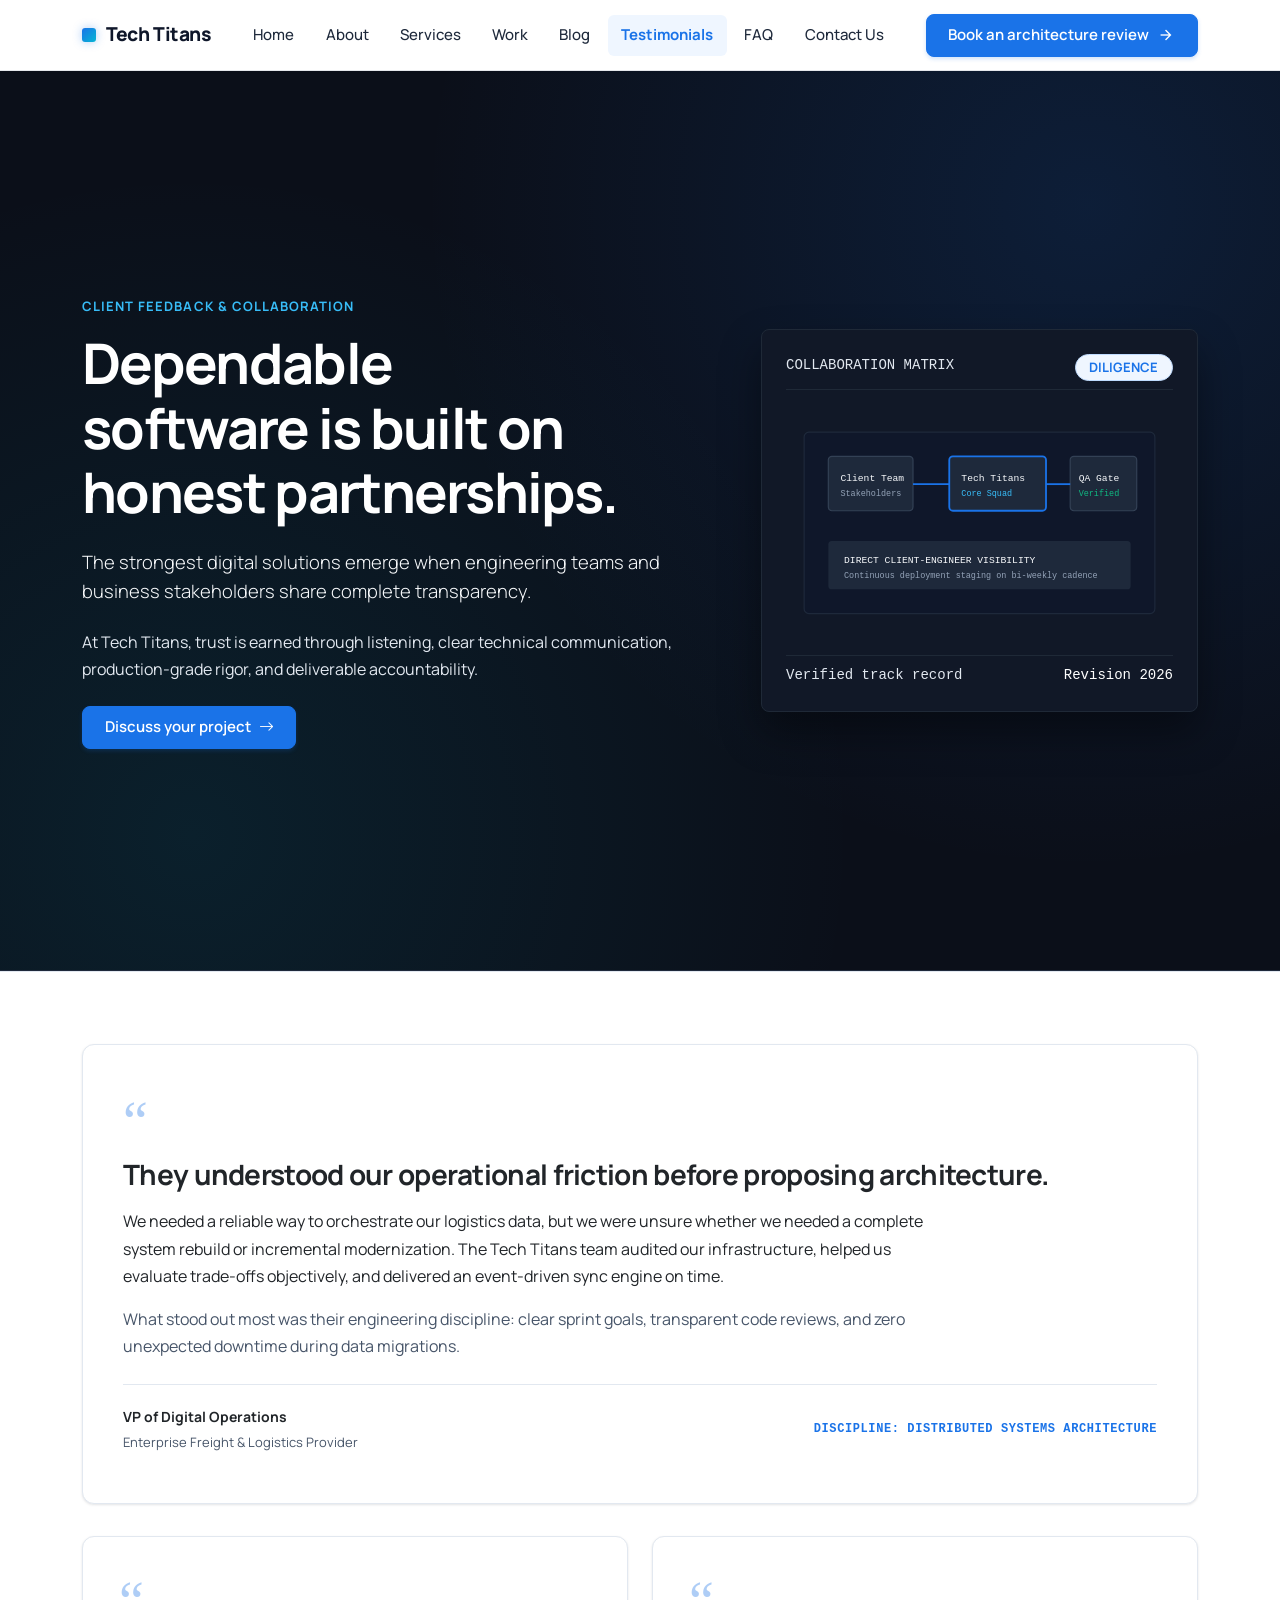
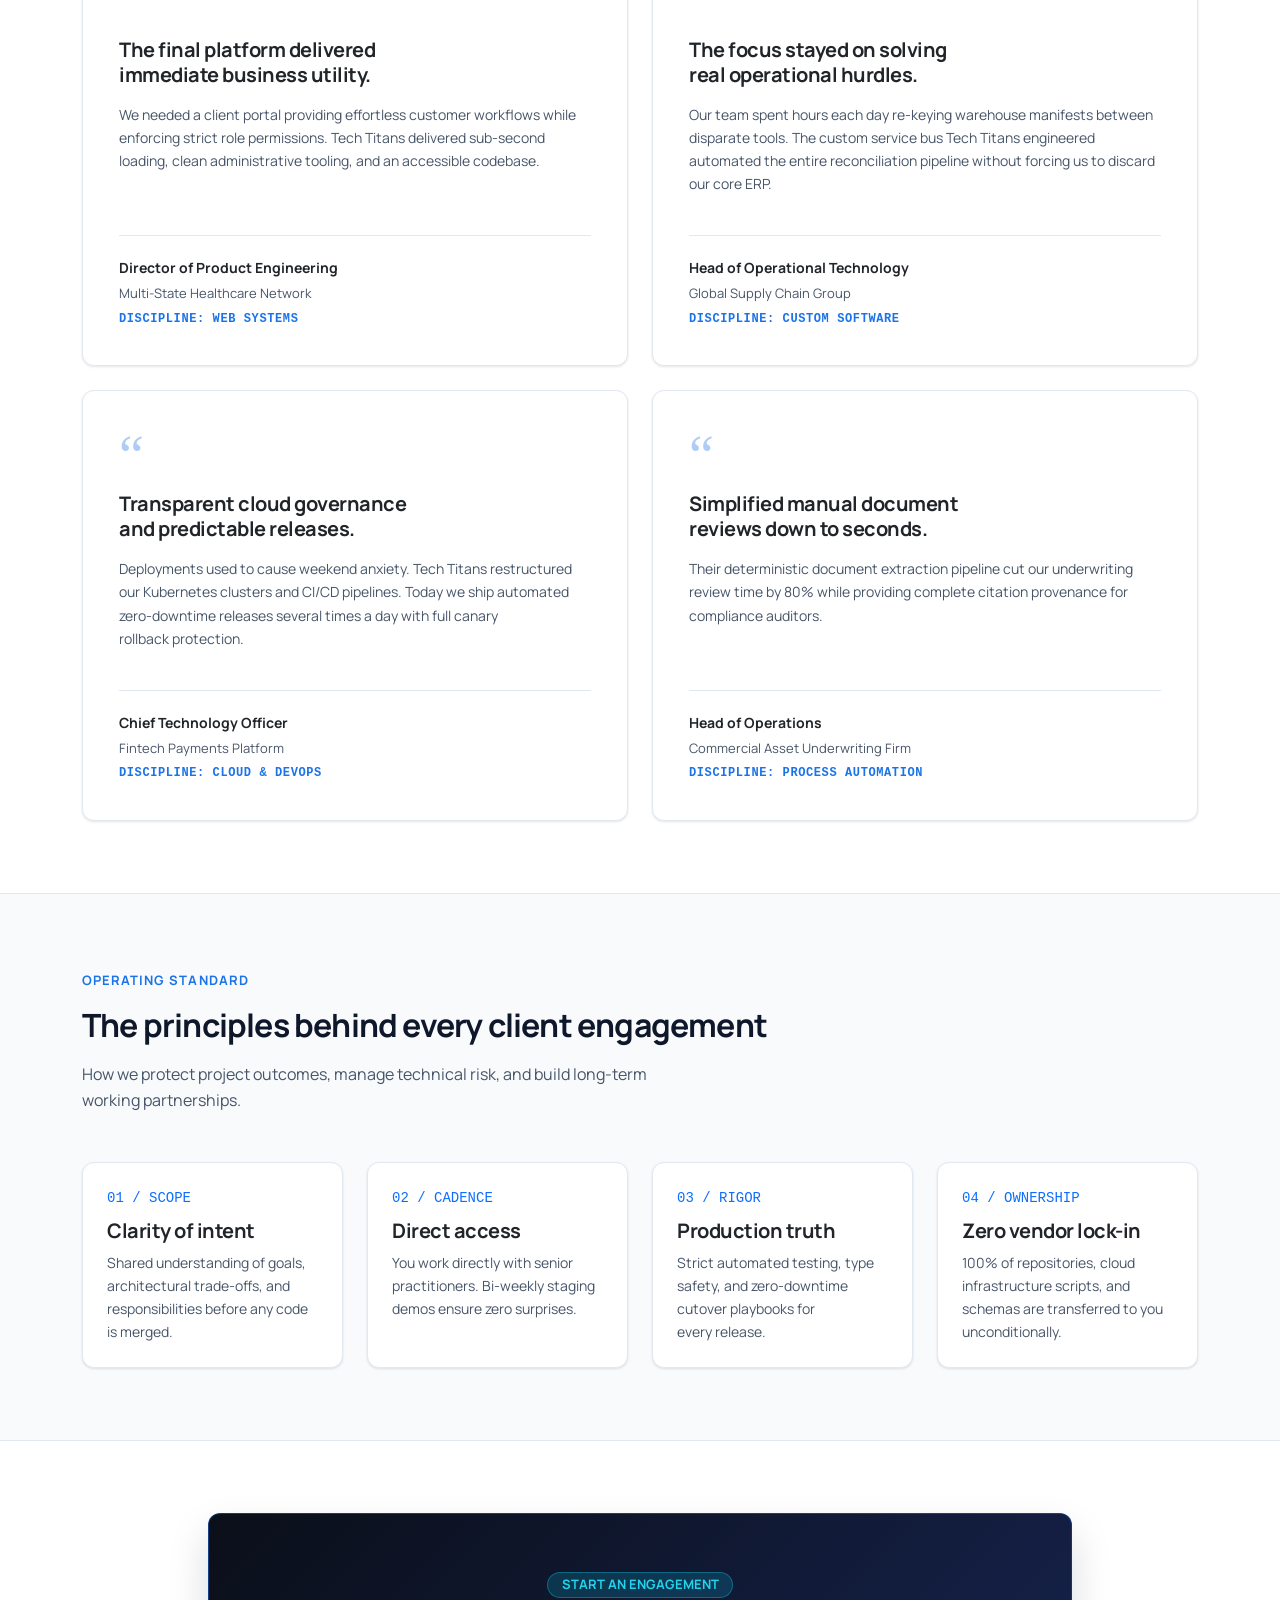
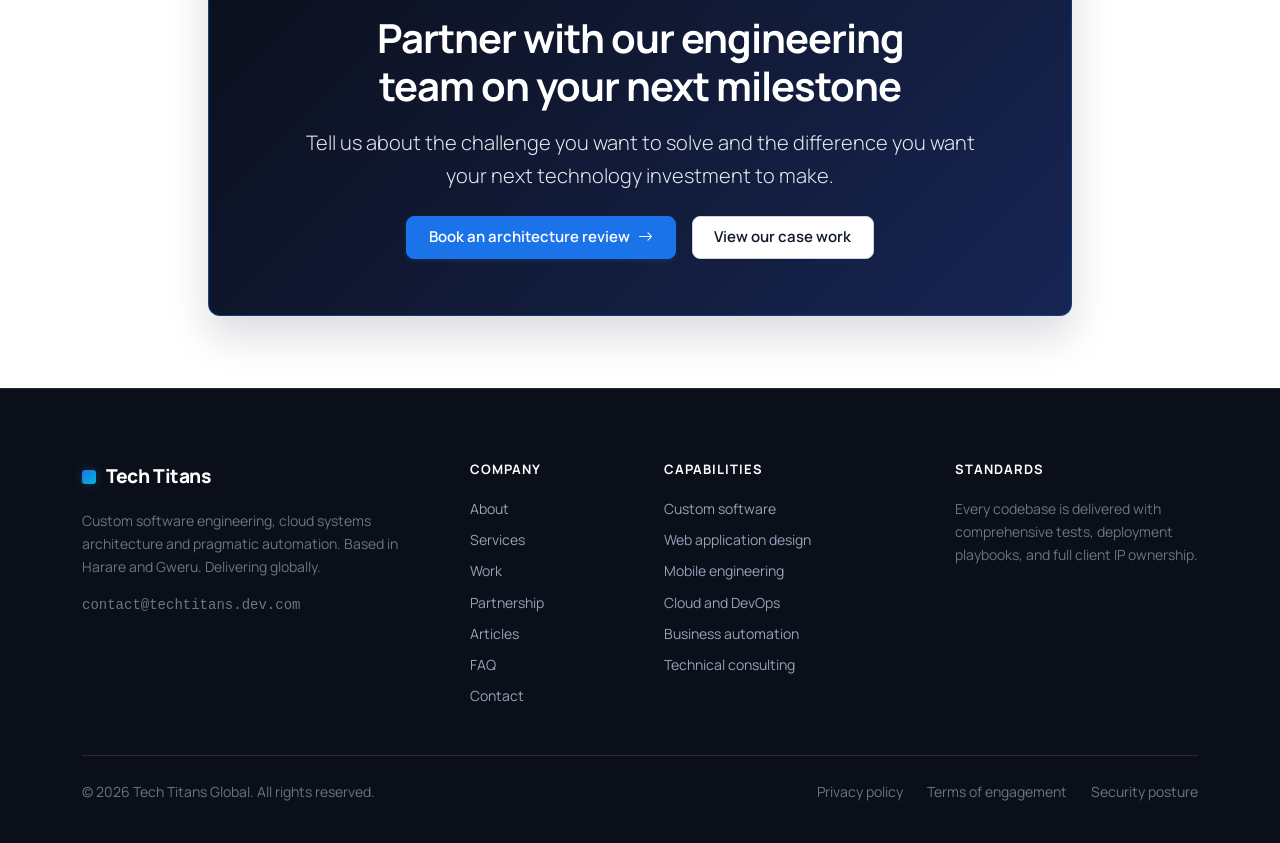
<file: testimonials.html>
<!DOCTYPE html>
<html lang="en">
<head>
  <meta charset="UTF-8">
  <meta name="viewport" content="width=device-width, initial-scale=1.0">
  <title>Partnership &amp; Feedback | Tech Titans Global</title>
  
  <meta name="description" content="Read how Tech Titans collaborates with organizations. Explore client partnership principles and feedback demonstrations across custom software, web, and cloud.">
  <link rel="icon" type="image/svg+xml" href="assets/icons/favicon.svg">

  <link rel="preconnect" href="https://fonts.googleapis.com">
  <link rel="preconnect" href="https://fonts.gstatic.com" crossorigin>
  <link href="https://fonts.googleapis.com/css2?family=Inter:wght@400;500;600;700&family=Manrope:wght@500;600;700;800&family=Material+Symbols+Outlined:opsz,wght,FILL,GRAD@24,400,0,0&display=swap" rel="stylesheet">

  <link href="https://cdn.jsdelivr.net/npm/bootstrap@5.3.3/dist/css/bootstrap.min.css" rel="stylesheet">
  <link rel="stylesheet" href="https://cdn.jsdelivr.net/npm/bootstrap-icons@1.11.3/font/bootstrap-icons.min.css">
  <link rel="stylesheet" href="assets/css/style.css">
</head>
<body>
  <a href="#main-content" class="skip-to-content">Skip to main content</a>

  <header role="banner" class="site-nav">
    <div class="container">
      <input type="checkbox" id="nav-toggle" class="nav-toggle-input" aria-label="Toggle navigation menu">
      <div class="d-flex align-items-center justify-content-between">
        <a href="index.html" class="brand-mark" aria-label="Tech Titans home">
          <span class="brand-square" aria-hidden="true"></span>
          <span>Tech Titans</span>
        </a>

        <nav aria-label="Primary navigation" class="d-none d-xl-flex align-items-center gap-1">
          <a href="index.html" class="nav-link-item">Home</a>
          <a href="about.html" class="nav-link-item">About</a>
          <a href="services.html" class="nav-link-item">Services</a>
          <a href="portfolio.html" class="nav-link-item">Work</a>
          <a href="blog.html" class="nav-link-item">Blog</a>
          <a href="testimonials.html" class="nav-link-item active" aria-current="page">Testimonials</a>
          <a href="faq.html" class="nav-link-item">FAQ</a>
          <a href="contact.html" class="nav-link-item">Contact Us</a>
        </nav>

        <div class="d-flex align-items-center gap-3">
          <a href="contact.html" class="action-btn action-btn-primary d-none d-sm-inline-flex">
            <span>Book an architecture review</span>
            <span class="material-symbols-outlined" style="font-size: 18px;">arrow_forward</span>
          </a>
          <label for="nav-toggle" class="nav-toggle-btn d-xl-none" aria-label="Toggle navigation menu">
            <span class="material-symbols-outlined">menu</span>
          </label>
        </div>
      </div>

      <div class="mobile-nav-menu d-xl-none mt-3 pt-3 border-top" id="mobileNav">
        <div class="d-flex flex-column gap-1">
          <a href="index.html" class="nav-link-item">Home</a>
          <a href="about.html" class="nav-link-item">About</a>
          <a href="services.html" class="nav-link-item">Services</a>
          <a href="portfolio.html" class="nav-link-item">Work</a>
          <a href="blog.html" class="nav-link-item">Blog</a>
          <a href="testimonials.html" class="nav-link-item active" aria-current="page">Testimonials</a>
          <a href="faq.html" class="nav-link-item">FAQ</a>
          <a href="contact.html" class="nav-link-item">Contact Us</a>
          <a href="contact.html" class="action-btn action-btn-primary mt-2">
            <span>Book an architecture review</span>
          </a>
        </div>
      </div>
    </div>
  </header>

  <main id="main-content" role="main">
    <section class="page-hero" aria-labelledby="testimonials-hero-heading">
      <div class="container">
        <div class="row align-items-center g-5">
          <div class="col-lg-7">
            <span class="eyebrow">Client feedback &amp; collaboration</span>
            <h1 id="testimonials-hero-heading" class="display-5 fw-bold text-white mb-4">
              Dependable software is built on honest partnerships.
            </h1>
            <p class="lead text-light mb-4" style="max-width: 40rem; font-size: 1.15rem;">
              The strongest digital solutions emerge when engineering teams and business stakeholders share complete transparency.
            </p>
            <p class="text-muted mb-4" style="max-width: 38rem;">
              At Tech Titans, trust is earned through listening, clear technical communication, production-grade rigor, and deliverable accountability.
            </p>
            <div>
              <a href="contact.html" class="action-btn action-btn-primary">
                <span>Discuss your project</span>
                <i class="bi bi-arrow-right"></i>
              </a>
            </div>
          </div>
          <div class="col-lg-5">
            <div class="p-4 border rounded-3" style="background-color: #111827; border-color: #1F2937 !important;">
              <div class="d-flex justify-content-between text-muted small pb-2 border-bottom" style="border-color: #1F2937 !important;">
                <span class="font-monospace">COLLABORATION MATRIX</span>
                <span class="badge" style="background-color: rgba(37, 99, 235, 0.2); color: #38BDF8;">DILIGENCE</span>
              </div>
              <div class="py-4 text-center">
                <svg viewBox="0 0 320 180" class="w-100 h-auto" role="img" aria-label="Stakeholder collaboration architecture">
                  <rect x="15" y="15" width="290" height="150" rx="4" fill="#0F172A" stroke="#1E293B"/>
                  <rect x="35" y="35" width="70" height="45" rx="3" fill="#1E293B" stroke="#334155"/>
                  <text x="45" y="55" fill="#F8FAFC" font-size="8" font-family="'Geist Mono', monospace">Client Team</text>
                  <text x="45" y="68" fill="#94A3B8" font-size="7" font-family="'Geist Mono', monospace">Stakeholders</text>

                  <rect x="135" y="35" width="80" height="45" rx="3" fill="#1E293B" stroke="#1A73E8" stroke-width="1.5"/>
                  <text x="145" y="55" fill="#F8FAFC" font-size="8" font-family="'Geist Mono', monospace">Tech Titans</text>
                  <text x="145" y="68" fill="#38BDF8" font-size="7" font-family="'Geist Mono', monospace">Core Squad</text>

                  <rect x="235" y="35" width="55" height="45" rx="3" fill="#1E293B" stroke="#334155"/>
                  <text x="242" y="55" fill="#F8FAFC" font-size="8" font-family="'Geist Mono', monospace">QA Gate</text>
                  <text x="242" y="68" fill="#10B981" font-size="7" font-family="'Geist Mono', monospace">Verified</text>

                  <line x1="105" y1="58" x2="135" y2="58" stroke="#1A73E8" stroke-width="1.5"/>
                  <line x1="215" y1="58" x2="235" y2="58" stroke="#1A73E8" stroke-width="1.5"/>

                  <rect x="35" y="105" width="250" height="40" rx="3" fill="#1E293B"/>
                  <text x="48" y="123" fill="#F8FAFC" font-size="8" font-family="'Geist Mono', monospace">DIRECT CLIENT-ENGINEER VISIBILITY</text>
                  <text x="48" y="136" fill="#94A3B8" font-size="7" font-family="'Geist Mono', monospace">Continuous deployment staging on bi-weekly cadence</text>
                </svg>
              </div>
              <div class="pt-2 text-muted small font-monospace d-flex justify-content-between border-top" style="border-color: #1F2937 !important;">
                <span>Verified track record</span>
                <span class="text-white">Revision 2026</span>
              </div>
            </div>
          </div>
        </div>
      </div>
    </section>

    <!-- TESTIMONIALS -->
    <section class="py-5 section-canvas" aria-labelledby="feedback-heading">
      <div class="container py-4">
        <h2 id="feedback-heading" class="visually-hidden">Client partnership feedback</h2>

        <article class="featured-testimonial-card">
          <span class="quote-mark-icon" aria-hidden="true">&ldquo;</span>
          <blockquote class="mb-4">
            <h3 class="h3 text-dark mb-3">
              They understood our operational friction before proposing architecture.
            </h3>
            <p class="text-body fs-6 mb-3" style="max-width: 52rem; line-height: 1.7;">
              We needed a reliable way to orchestrate our logistics data, but we were unsure whether we needed a complete system rebuild or incremental modernization. The Tech Titans team audited our infrastructure, helped us evaluate trade-offs objectively, and delivered an event-driven sync engine on time.
            </p>
            <p class="text-muted mb-0" style="max-width: 52rem; line-height: 1.7;">
              What stood out most was their engineering discipline: clear sprint goals, transparent code reviews, and zero unexpected downtime during data migrations.
            </p>
          </blockquote>
          <div class="attribution-block">
            <div class="d-flex flex-column flex-sm-row justify-content-between align-items-sm-center gap-2">
              <div>
                <span class="text-dark fw-bold small d-block">VP of Digital Operations</span>
                <span class="attribution-role">Enterprise Freight &amp; Logistics Provider</span>
              </div>
              <span class="attribution-domain">DISCIPLINE: DISTRIBUTED SYSTEMS ARCHITECTURE</span>
            </div>
          </div>
        </article>

        <div class="row g-4">
          <div class="col-lg-6">
            <article class="feedback-card">
              <div>
                <span class="quote-mark-icon" aria-hidden="true">&ldquo;</span>
                <blockquote>
                  <h3 class="h5 text-dark mb-3">The final platform delivered immediate business utility.</h3>
                  <p class="text-muted small mb-0">
                    We needed a client portal providing effortless customer workflows while enforcing strict role permissions. Tech Titans delivered sub-second loading, clean administrative tooling, and an accessible codebase.
                  </p>
                </blockquote>
              </div>
              <div class="attribution-block">
                <span class="text-dark fw-bold small d-block">Director of Product Engineering</span>
                <span class="attribution-role">Multi-State Healthcare Network</span>
                <span class="attribution-domain d-block mt-1">DISCIPLINE: WEB SYSTEMS</span>
              </div>
            </article>
          </div>

          <div class="col-lg-6">
            <article class="feedback-card">
              <div>
                <span class="quote-mark-icon" aria-hidden="true">&ldquo;</span>
                <blockquote>
                  <h3 class="h5 text-dark mb-3">The focus stayed on solving real operational hurdles.</h3>
                  <p class="text-muted small mb-0">
                    Our team spent hours each day re-keying warehouse manifests between disparate tools. The custom service bus Tech Titans engineered automated the entire reconciliation pipeline without forcing us to discard our core ERP.
                  </p>
                </blockquote>
              </div>
              <div class="attribution-block">
                <span class="text-dark fw-bold small d-block">Head of Operational Technology</span>
                <span class="attribution-role">Global Supply Chain Group</span>
                <span class="attribution-domain d-block mt-1">DISCIPLINE: CUSTOM SOFTWARE</span>
              </div>
            </article>
          </div>

          <div class="col-lg-6">
            <article class="feedback-card">
              <div>
                <span class="quote-mark-icon" aria-hidden="true">&ldquo;</span>
                <blockquote>
                  <h3 class="h5 text-dark mb-3">Transparent cloud governance and predictable releases.</h3>
                  <p class="text-muted small mb-0">
                    Deployments used to cause weekend anxiety. Tech Titans restructured our Kubernetes clusters and CI/CD pipelines. Today we ship automated zero-downtime releases several times a day with full canary rollback protection.
                  </p>
                </blockquote>
              </div>
              <div class="attribution-block">
                <span class="text-dark fw-bold small d-block">Chief Technology Officer</span>
                <span class="attribution-role">Fintech Payments Platform</span>
                <span class="attribution-domain d-block mt-1">DISCIPLINE: CLOUD &amp; DEVOPS</span>
              </div>
            </article>
          </div>

          <div class="col-lg-6">
            <article class="feedback-card">
              <div>
                <span class="quote-mark-icon" aria-hidden="true">&ldquo;</span>
                <blockquote>
                  <h3 class="h5 text-dark mb-3">Simplified manual document reviews down to seconds.</h3>
                  <p class="text-muted small mb-0">
                    Their deterministic document extraction pipeline cut our underwriting review time by 80% while providing complete citation provenance for compliance auditors.
                  </p>
                </blockquote>
              </div>
              <div class="attribution-block">
                <span class="text-dark fw-bold small d-block">Head of Operations</span>
                <span class="attribution-role">Commercial Asset Underwriting Firm</span>
                <span class="attribution-domain d-block mt-1">DISCIPLINE: PROCESS AUTOMATION</span>
              </div>
            </article>
          </div>
        </div>
      </div>
    </section>

    <section class="py-5 section-striped" aria-labelledby="principles-heading">
      <div class="container py-4">
        <div class="mb-5" style="max-width: 44rem;">
          <span class="eyebrow">Operating standard</span>
          <h2 id="principles-heading" class="h2 mb-3">
            The principles behind every client engagement
          </h2>
          <p class="text-muted">
            How we protect project outcomes, manage technical risk, and build long-term working partnerships.
          </p>
        </div>

        <div class="row g-4">
          <div class="col-md-6 col-lg-3">
            <div class="principle-item p-4 h-100">
              <span class="font-monospace small text-primary d-block mb-2">01 / SCOPE</span>
              <h3 class="h5 mb-2 text-dark">Clarity of intent</h3>
              <p class="small text-muted mb-0">
                Shared understanding of goals, architectural trade-offs, and responsibilities before any code is merged.
              </p>
            </div>
          </div>
          <div class="col-md-6 col-lg-3">
            <div class="principle-item p-4 h-100">
              <span class="font-monospace small text-primary d-block mb-2">02 / CADENCE</span>
              <h3 class="h5 mb-2 text-dark">Direct access</h3>
              <p class="small text-muted mb-0">
                You work directly with senior practitioners. Bi-weekly staging demos ensure zero surprises.
              </p>
            </div>
          </div>
          <div class="col-md-6 col-lg-3">
            <div class="principle-item p-4 h-100">
              <span class="font-monospace small text-primary d-block mb-2">03 / RIGOR</span>
              <h3 class="h5 mb-2 text-dark">Production truth</h3>
              <p class="small text-muted mb-0">
                Strict automated testing, type safety, and zero-downtime cutover playbooks for every release.
              </p>
            </div>
          </div>
          <div class="col-md-6 col-lg-3">
            <div class="principle-item p-4 h-100">
              <span class="font-monospace small text-primary d-block mb-2">04 / OWNERSHIP</span>
              <h3 class="h5 mb-2 text-dark">Zero vendor lock-in</h3>
              <p class="small text-muted mb-0">
                100% of repositories, cloud infrastructure scripts, and schemas are transferred to you unconditionally.
              </p>
            </div>
          </div>
        </div>
      </div>
    </section>

    <section class="py-5 section-canvas" aria-labelledby="cta-heading">
      <div class="container py-4">
        <div class="cta-well text-center" style="max-width: 54rem; margin: 0 auto;">
          <span class="badge mb-3" style="background-color: rgba(6, 182, 212, 0.2) !important; color: #22D3EE !important; border-color: rgba(6, 182, 212, 0.4) !important;">
            START AN ENGAGEMENT
          </span>
          <h2 id="cta-heading" class="display-6 fw-bold mb-3 text-white">Partner with our engineering team on your next milestone</h2>
          <p class="lead mb-4 mx-auto" style="max-width: 42rem; color: #CBD5E1;">
            Tell us about the challenge you want to solve and the difference you want your next technology investment to make.
          </p>
          <div class="d-flex flex-wrap justify-content-center gap-3">
            <a href="contact.html" class="action-btn action-btn-primary">
              <span>Book an architecture review</span>
              <i class="bi bi-arrow-right"></i>
            </a>
            <a href="portfolio.html" class="action-btn action-btn-secondary">
              <span>View our case work</span>
            </a>
          </div>
        </div>
      </div>
    </section>
  </main>

  <footer role="contentinfo" class="site-footer">
    <div class="container">
      <div class="row g-4 g-lg-5 mb-5">
        <div class="col-lg-4">
          <a href="index.html" class="brand-mark mb-3 d-inline-flex" aria-label="Tech Titans home">
            <span class="brand-square" aria-hidden="true"></span>
            <span class="text-white">Tech Titans</span>
          </a>
          <p class="text-secondary small pe-lg-4 mb-3">
            Custom software engineering, cloud systems architecture and pragmatic automation. Based in Harare and Gweru. Delivering globally.
          </p>
          <div class="font-monospace small">
            <a href="mailto:contact@techtitans.dev.com" class="text-secondary text-decoration-none">
              contact@techtitans.dev.com
            </a>
          </div>
        </div>

        <div class="col-6 col-md-3 col-lg-2">
          <h3 class="footer-col-title">Company</h3>
          <ul class="list-unstyled mb-0 d-flex flex-column gap-2 small">
            <li><a href="about.html">About</a></li>
            <li><a href="services.html">Services</a></li>
            <li><a href="portfolio.html">Work</a></li>
            <li><a href="testimonials.html">Partnership</a></li>
            <li><a href="blog.html">Articles</a></li>
            <li><a href="faq.html">FAQ</a></li>
            <li><a href="contact.html">Contact</a></li>
          </ul>
        </div>

        <div class="col-6 col-md-3 col-lg-3">
          <h3 class="footer-col-title">Capabilities</h3>
          <ul class="list-unstyled mb-0 d-flex flex-column gap-2 small">
            <li><a href="services.html#custom-software">Custom software</a></li>
            <li><a href="services.html#web-development">Web application design</a></li>
            <li><a href="services.html#mobile-development">Mobile engineering</a></li>
            <li><a href="services.html#cloud-devops">Cloud and DevOps</a></li>
            <li><a href="services.html#ai-automation">Business automation</a></li>
            <li><a href="services.html#it-consulting">Technical consulting</a></li>
          </ul>
        </div>

        <div class="col-md-6 col-lg-3">
          <h3 class="footer-col-title">Standards</h3>
          <p class="small text-secondary mb-0">
            Every codebase is delivered with comprehensive tests, deployment playbooks, and full client IP ownership.
          </p>
        </div>
      </div>

      <div class="pt-4 border-top border-secondary border-opacity-25 d-flex flex-column flex-sm-row justify-content-between align-items-center gap-3 small text-secondary">
        <div>
          &copy; 2026 Tech Titans Global. All rights reserved.
        </div>
        <div class="d-flex gap-4">
          <a href="#" class="text-secondary text-decoration-none">Privacy policy</a>
          <a href="#" class="text-secondary text-decoration-none">Terms of engagement</a>
          <a href="#" class="text-secondary text-decoration-none">Security posture</a>
        </div>
      </div>
    </div>
  </footer>
</body>
</html>
</file>
<file: assets/css/style.css>
/* ==========================================================================
   TECH TITANS — ENTERPRISE STYLESHEET
   Design System: Microsoft Simplicity & Alphabet Technical Rigor
   High Contrast (WCAG AAA) • Pure HTML5 + Bootstrap 5.3 CSS + Custom CSS
   Google Fonts Icons (Material Symbols Outlined) • Zero JavaScript
   ========================================================================== */

:root {
  /* ==========================================================================
     BRAND COLOR PALETTE (Microsoft Simplicity + Alphabet Silicon Valley Blue)
     High contrast, crystalline legibility, zero ambiguity.
     ========================================================================== */
  --tt-navy-primary: #0F172A;
  --tt-navy-secondary: #1E293B;
  --tt-navy-dark: #0B0F19;

  /* Enterprise Blue (Microsoft / Silicon Valley Flagship Accent) */
  --tt-blue-electric: #1A73E8;
  --tt-blue-hover: #1557B0;
  --tt-blue-active: #0D47A1;
  --tt-blue-light: #EFF6FF;
  --tt-blue-border: #BFDBFE;

  /* Secondary Accents */
  --tt-cyan-accent: #06B6D4;
  --tt-cyan-dark: #0891B2;
  --tt-emerald: #10B981;
  --tt-amber: #D97706;
  --tt-red: #DC2626;

  /* Surface Hierarchy */
  --surface-canvas: #FFFFFF;
  --surface-striped: #F8FAFC; /* Uniform alternating section tone */
  --surface-card: #FFFFFF;
  --surface-subtle: #F1F5F9;
  --surface-panel: #FFFFFF;
  --surface-hero: #0B0F19;    /* Executive anchor hero */
  --surface-footer: #0B0F19;  /* Grounded anchor footer */
  --surface-nav: #FFFFFF;     /* Microsoft clean white navigation */

  /* High-Contrast Text Palette (WCAG AAA Exceeded) */
  --text-bright: #0F172A;     /* Obsidian headings (16.2:1 against white) */
  --text-body: #1E293B;       /* Slate 800 body copy (13.5:1 against white) */
  --text-muted: #475569;      /* Slate 600 secondary (5.8:1 against white) */
  --text-subtle: #64748B;     /* Slate 500 tertiary */
  --text-on-dark: #FFFFFF;    /* 17.5:1 against #0B0F19 */
  --text-on-dark-lead: #F8FAFC;
  --text-on-dark-body: #E2E8F0;
  --text-on-dark-muted: #CBD5E1;

  /* Borders */
  --border-quiet: #E2E8F0;    /* Razor-sharp 1px dividers */
  --border-strong: #CBD5E1;
  --border-accent: #1A73E8;
  --border-dark: #1E293B;
  --border-nav: #E5E7EB;

  /* Primary Accent Mapping */
  --accent: #1A73E8;
  --accent-hover: #1557B0;
  --accent-tint: #EFF6FF;
  --accent-border: #BFDBFE;

  /* Typography */
  --font-main: 'Manrope', 'Inter', -apple-system, BlinkMacSystemFont, 'Segoe UI', Roboto, sans-serif;
  --font-code: 'Geist Mono', monospace;

  /* Elevations & Concentric Radii */
  --radius-outer: 12px;
  --radius-mid: 8px;
  --radius-inner: 6px;
  --radius-pill: 9999px;

  --shadow-flat: 0 1px 2px rgba(15, 23, 42, 0.05);
  --shadow-card: 0 1px 3px rgba(15, 23, 42, 0.08), 0 1px 2px rgba(15, 23, 42, 0.04);
  --shadow-raised: 0 4px 14px rgba(15, 23, 42, 0.08), 0 2px 4px rgba(15, 23, 42, 0.04);
  --shadow-hover: 0 12px 28px -4px rgba(15, 23, 42, 0.12), 0 6px 12px -2px rgba(15, 23, 42, 0.06);

  /* Transitions */
  --transition-fast: 0.15s ease-in-out;
  --transition-base: 0.25s ease-in-out;
}

/* Base Resets */
*, *::before, *::after {
  box-sizing: border-box;
}

html {
  scroll-behavior: smooth;
  scroll-padding-top: 80px;
}

body {
  font-family: var(--font-main);
  background-color: var(--surface-canvas);
  color: var(--text-body);
  line-height: 1.65;
  font-size: 1rem;
  overflow-x: hidden;
  -webkit-font-smoothing: antialiased;
  -moz-osx-font-smoothing: grayscale;
  margin: 0;
  position: relative;
}

/* Headings */
h1, h2, h3, h4, h5, h6,
.h1, .h2, .h3, .h4, .h5, .h6 {
  font-family: var(--font-main);
  color: var(--text-bright);
  font-weight: 700;
  line-height: 1.25;
  letter-spacing: -0.025em;
  text-wrap: balance;
}

p, li, blockquote {
  color: var(--text-body);
  text-wrap: pretty;
}

a {
  color: var(--accent);
  text-decoration: none;
  transition: color var(--transition-fast);
}

a:hover {
  color: var(--accent-hover);
}

:focus-visible {
  outline: 2px solid var(--accent);
  outline-offset: 3px;
}

.texture-overlay {
  display: none !important;
}

/* Google Fonts Icons: Material Symbols Outlined */
.material-symbols-outlined {
  font-family: 'Material Symbols Outlined';
  font-weight: normal;
  font-style: normal;
  font-size: 20px;
  line-height: 1;
  letter-spacing: normal;
  text-transform: none;
  display: inline-flex;
  align-items: center;
  justify-content: center;
  vertical-align: middle;
  -webkit-font-smoothing: antialiased;
}

/* Screen reader skip link */
.skip-to-content {
  position: absolute;
  top: -60px;
  left: 1rem;
  background: var(--accent);
  color: #FFFFFF;
  padding: 0.5rem 1rem;
  z-index: 1040;
  border-radius: var(--radius-inner);
  transition: top var(--transition-fast);
  font-weight: 600;
  font-size: 0.875rem;
}

.skip-to-content:focus {
  top: 1rem;
  outline: 2px solid #FFFFFF;
}

/* ==========================================================================
   NAVIGATION BAR (Microsoft Simplicity: High Contrast, Solid White, Clean)
   Pure HTML + CSS Toggle for Mobile (Zero JavaScript)
   ========================================================================== */
.site-nav {
  background-color: var(--surface-nav);
  border-bottom: 1px solid var(--border-nav);
  box-shadow: 0 1px 3px rgba(0, 0, 0, 0.04);
  padding: 0.85rem 0;
  position: sticky;
  top: 0;
  z-index: 1030;
  transition: all var(--transition-base);
}

.brand-mark {
  display: inline-flex;
  align-items: center;
  gap: 0.65rem;
  font-family: var(--font-main);
  font-weight: 800;
  font-size: 1.2rem;
  color: #0F172A;
  text-decoration: none;
  letter-spacing: -0.025em;
}

.brand-mark:hover {
  color: #0F172A;
}

.brand-square {
  width: 14px;
  height: 14px;
  background: linear-gradient(135deg, var(--tt-blue-electric) 0%, var(--tt-cyan-accent) 100%);
  display: inline-block;
  border-radius: 3px;
  box-shadow: 0 0 10px rgba(26, 115, 232, 0.35);
}

.nav-link-item {
  color: #1E293B;
  text-decoration: none;
  font-size: 0.9375rem;
  font-weight: 500;
  padding: 0.5rem 0.85rem;
  border-radius: var(--radius-inner);
  transition: color var(--transition-fast), background-color var(--transition-fast);
  position: relative;
  display: inline-flex;
  align-items: center;
}

.nav-link-item:hover {
  color: var(--accent);
  background-color: var(--surface-striped);
}

.nav-link-item.active {
  color: var(--accent) !important;
  font-weight: 700;
  background-color: var(--accent-tint);
}

/* Pure CSS Mobile Navigation Toggle */
.nav-toggle-input {
  position: absolute;
  clip: rect(0, 0, 0, 0);
  pointer-events: none;
  opacity: 0;
  width: 0;
  height: 0;
}

.nav-toggle-btn {
  background: #FFFFFF;
  border: 1px solid var(--border-strong);
  color: #0F172A;
  padding: 0.45rem 0.75rem;
  border-radius: var(--radius-inner);
  cursor: pointer;
  display: none;
  align-items: center;
  justify-content: center;
  transition: all var(--transition-fast);
  user-select: none;
}

.nav-toggle-btn:hover {
  background: var(--surface-striped);
  border-color: #0F172A;
}

.mobile-nav-menu {
  display: none;
  background-color: #FFFFFF;
}

@media (max-width: 1199.98px) {
  .nav-toggle-btn {
    display: inline-flex;
  }
  .nav-toggle-input:checked ~ .mobile-nav-menu {
    display: block !important;
  }
}

/* ==========================================================================
   BUTTONS & ACTIONS
   ========================================================================== */
.action-btn {
  display: inline-flex;
  align-items: center;
  justify-content: center;
  gap: 0.5rem;
  font-family: var(--font-main);
  font-size: 0.9375rem;
  font-weight: 600;
  padding: 0.7rem 1.35rem;
  border-radius: var(--radius-mid);
  text-decoration: none;
  transition: all var(--transition-fast);
  cursor: pointer;
  line-height: 1.25;
}

.action-btn-primary {
  background-color: var(--accent);
  color: #FFFFFF !important;
  border: 1px solid var(--accent);
  box-shadow: 0 2px 4px rgba(26, 115, 232, 0.2);
}

.action-btn-primary:hover {
  background-color: var(--accent-hover);
  border-color: var(--accent-hover);
  color: #FFFFFF !important;
  box-shadow: 0 4px 14px rgba(26, 115, 232, 0.35);
  transform: translateY(-1px);
}

.action-btn-primary:active {
  background-color: var(--tt-blue-active);
  transform: translateY(0);
}

.action-btn-secondary {
  background-color: #FFFFFF;
  color: #0F172A !important;
  border: 1.5px solid var(--border-strong);
  box-shadow: var(--shadow-flat);
}

.action-btn-secondary:hover {
  background-color: var(--surface-striped);
  border-color: #0F172A;
  color: #0F172A !important;
  transform: translateY(-1px);
}

/* Buttons inside Hero */
.hero-container .action-btn-secondary,
.page-hero .action-btn-secondary {
  background-color: #FFFFFF !important;
  color: #0F172A !important;
  border: 1px solid #FFFFFF !important;
  box-shadow: 0 4px 12px rgba(0, 0, 0, 0.15);
}

.hero-container .action-btn-secondary:hover,
.page-hero .action-btn-secondary:hover {
  background-color: var(--surface-striped) !important;
  border-color: var(--surface-striped) !important;
  transform: translateY(-1px);
}

/* Eyebrows */
.eyebrow {
  font-size: 0.8125rem;
  font-weight: 700;
  letter-spacing: 0.08em;
  text-transform: uppercase;
  color: var(--accent);
  margin-bottom: 0.85rem;
  display: inline-block;
}

.hero-container .eyebrow,
.page-hero .eyebrow {
  color: #38BDF8 !important; /* High contrast cyan on dark hero */
}

/* ==========================================================================
   HERO SECTIONS (Device Height Anchor)
   "the hero height should be the device height"
   ========================================================================== */
.hero-container,
.page-hero {
  min-height: 100vh;
  min-height: 100dvh;
  display: flex;
  align-items: center;
  justify-content: center;
  background-color: var(--surface-hero);
  color: var(--text-on-dark);
  border-bottom: 1px solid var(--border-dark);
  position: relative;
  padding-top: 5rem;
  padding-bottom: 5rem;
  background-image: 
    radial-gradient(circle at 85% 15%, rgba(26, 115, 232, 0.15) 0%, transparent 50%),
    radial-gradient(circle at 15% 85%, rgba(6, 182, 212, 0.1) 0%, transparent 50%);
}

.hero-container h1,
.hero-container .hero-title,
.page-hero h1,
.page-hero .display-5 {
  color: #FFFFFF !important;
  font-size: clamp(2.25rem, 5vw, 3.5rem);
  font-weight: 800;
  line-height: 1.15;
  letter-spacing: -0.03em;
  margin-bottom: 1.5rem;
}

.hero-container .hero-deck,
.page-hero .lead {
  color: var(--text-on-dark-lead) !important;
  font-size: clamp(1.1rem, 2vw, 1.25rem);
  line-height: 1.55;
  margin-bottom: 1.25rem;
}

.hero-container .text-muted,
.page-hero .text-muted {
  color: var(--text-on-dark-body) !important;
}

.hero-schematic,
.page-hero .p-4.border.rounded-3 {
  background-color: #111827 !important;
  border-color: #1F2937 !important;
  border-radius: var(--radius-outer);
  box-shadow: 0 20px 40px rgba(0, 0, 0, 0.4);
}

/* ==========================================================================
   STRIPED CONTENT SECTIONS (Uniform Striping Excluding Heroes & Footer)
   ========================================================================== */
main > section:not(.hero-container):not(.page-hero) {
  border-top: 1px solid var(--border-quiet);
  padding-top: 5rem;
  padding-bottom: 5rem;
  position: relative;
}

/* Explicit class helpers & uniform alternation */
.section-canvas {
  background-color: var(--surface-canvas) !important;
}

.section-striped {
  background-color: var(--surface-striped) !important;
}

/* High contrast typography in inner content sections */
main > section:not(.hero-container):not(.page-hero) h1,
main > section:not(.hero-container):not(.page-hero) h2,
main > section:not(.hero-container):not(.page-hero) h3,
main > section:not(.hero-container):not(.page-hero) h4,
main > section:not(.hero-container):not(.page-hero) .h1,
main > section:not(.hero-container):not(.page-hero) .h2,
main > section:not(.hero-container):not(.page-hero) .h3,
main > section:not(.hero-container):not(.page-hero) .h4 {
  color: var(--text-bright);
}

main > section:not(.hero-container):not(.page-hero) p,
main > section:not(.hero-container):not(.page-hero) li {
  color: var(--text-body);
}

main > section:not(.hero-container):not(.page-hero) .text-light {
  color: var(--text-body) !important;
}

main > section:not(.hero-container):not(.page-hero) .text-white:not(.action-btn *):not(.badge):not(.btn *):not(.stat-figure):not(.cta-well *) {
  color: var(--text-bright) !important;
}

main > section:not(.hero-container):not(.page-hero) .text-muted {
  color: var(--text-muted) !important;
}

/* ==========================================================================
   COMPONENTS: STATS, BENTO GRID, CARDS, PILLS
   ========================================================================== */

/* Stats Strip */
.stats-strip {
  padding: 3.5rem 0;
  border-top: 1px solid var(--border-quiet);
  border-bottom: 1px solid var(--border-quiet);
}

.stat-entry {
  padding: 1rem 0;
}

.stat-figure {
  font-family: var(--font-main);
  font-size: clamp(2rem, 3.5vw, 2.75rem);
  font-weight: 800;
  color: var(--accent) !important;
  line-height: 1.1;
  margin-bottom: 0.35rem;
  letter-spacing: -0.03em;
}

.stat-label {
  font-size: 0.9375rem;
  color: var(--text-body);
  margin-bottom: 0;
  font-weight: 600;
}

/* Bento Grid */
.bento-grid {
  display: grid;
  grid-template-columns: repeat(12, 1fr);
  gap: 1.5rem;
}

.bento-col-12 { grid-column: span 12; }
.bento-col-8 { grid-column: span 8; }
.bento-col-6 { grid-column: span 6; }
.bento-col-4 { grid-column: span 4; }

@media (max-width: 991.98px) {
  .bento-col-8,
  .bento-col-6,
  .bento-col-4 {
    grid-column: span 12;
  }
}

.bento-cell {
  background-color: var(--surface-card);
  border: 1px solid var(--border-quiet);
  border-radius: var(--radius-outer);
  padding: 2.25rem;
  display: flex;
  flex-direction: column;
  justify-content: space-between;
  box-shadow: var(--shadow-card);
  transition: transform var(--transition-base), box-shadow var(--transition-base), border-color var(--transition-base);
}

.bento-cell:hover {
  transform: translateY(-3px);
  box-shadow: var(--shadow-hover);
  border-color: var(--accent-border);
}

.bento-link {
  display: inline-flex;
  align-items: center;
  gap: 0.5rem;
  font-weight: 600;
  font-size: 0.9375rem;
  color: var(--accent);
  margin-top: 1.25rem;
}

.bento-link:hover {
  color: var(--accent-hover);
  gap: 0.75rem;
}

/* Generic Enterprise Cards */
.commitment-card,
.mission-panel,
.vision-panel,
.case-card,
.feedback-card,
.article-grid-card,
.featured-article-card,
.form-card,
.process-card,
.deliverables-item,
.differentiation-block,
.diligence-box,
.study-panel,
.enquiry-channel-box,
.principle-box,
.principle-item {
  background-color: var(--surface-card) !important;
  border: 1px solid var(--border-quiet) !important;
  border-radius: var(--radius-outer);
  box-shadow: var(--shadow-card);
  transition: transform var(--transition-base), box-shadow var(--transition-base), border-color var(--transition-base);
}

.case-card:hover,
.article-grid-card:hover,
.feedback-card:hover,
.process-card:hover,
.enquiry-channel-box:hover {
  transform: translateY(-3px);
  box-shadow: var(--shadow-hover);
  border-color: var(--accent-border) !important;
}

/* CTA Wells */
.cta-well {
  background: linear-gradient(135deg, #0B0F19 0%, #172554 100%) !important;
  border: 1px solid rgba(26, 115, 232, 0.4) !important;
  border-radius: var(--radius-outer);
  padding: 3.5rem 2.5rem;
  color: #FFFFFF;
  box-shadow: 0 20px 40px rgba(15, 23, 42, 0.15);
}

.cta-well h2,
.cta-well .h2,
.cta-well .display-6 {
  color: #FFFFFF !important;
}

.cta-well p {
  color: #E2E8F0 !important;
}

/* Badges & Tags */
.badge,
.study-tag,
.meta-tag,
.article-cat-tag {
  background-color: var(--accent-tint) !important;
  color: var(--accent) !important;
  border: 1px solid var(--accent-border) !important;
  font-weight: 700;
  border-radius: var(--radius-pill);
  padding: 0.35rem 0.85rem;
  font-size: 0.8125rem;
  display: inline-flex;
  align-items: center;
  gap: 0.35rem;
}

/* Filter Buttons (Portfolio / Blog) */
.filter-bar {
  padding: 1.5rem 0;
  border-bottom: 1px solid var(--border-quiet);
  background-color: var(--surface-canvas);
}

.filter-btn,
.cat-pill {
  background-color: #FFFFFF;
  border: 1px solid var(--border-quiet);
  color: var(--text-body);
  font-weight: 600;
  font-size: 0.875rem;
  padding: 0.5rem 1rem;
  border-radius: var(--radius-pill);
  cursor: pointer;
  transition: all var(--transition-fast);
  display: inline-flex;
  align-items: center;
  gap: 0.35rem;
}

.filter-btn:hover,
.cat-pill:hover {
  background-color: var(--surface-striped);
  border-color: var(--border-strong);
  color: var(--text-bright);
}

.filter-btn.active,
.cat-pill.active {
  background-color: var(--accent);
  border-color: var(--accent);
  color: #FFFFFF !important;
}

/* ==========================================================================
   CASE STUDIES & WORK COMPONENTS (Consistent with Design System)
   ========================================================================== */
.concept-notice-badge {
  display: inline-flex;
  align-items: center;
  gap: 0.5rem;
  background-color: var(--accent-tint);
  color: var(--accent);
  border: 1px solid var(--accent-border);
  padding: 0.35rem 0.85rem;
  border-radius: var(--radius-pill);
  font-size: 0.8125rem;
  font-weight: 600;
  margin-bottom: 1.25rem;
}

.case-media-header {
  border-bottom: 1px solid var(--border-quiet);
  background-color: #0F172A;
  border-top-left-radius: var(--radius-outer);
  border-top-right-radius: var(--radius-outer);
  overflow: hidden;
}

.case-body {
  padding: 2.25rem;
}

.capabilities-list {
  list-style: none;
  padding: 0;
  margin: 0 0 1.5rem 0;
  display: grid;
  grid-template-columns: repeat(auto-fit, minmax(180px, 1fr));
  gap: 0.65rem;
}

.capabilities-list li {
  display: flex;
  align-items: center;
  gap: 0.5rem;
  font-size: 0.875rem;
  color: var(--text-body);
}

.capabilities-list li i {
  color: var(--accent);
  font-size: 13px;
}

.value-callout {
  background-color: var(--surface-striped);
  border: 1px solid var(--border-quiet);
  border-left: 3px solid var(--accent);
  border-radius: var(--radius-inner);
  padding: 1rem 1.25rem;
}

/* ==========================================================================
   TESTIMONIALS & FEEDBACK COMPONENTS
   ========================================================================== */
.featured-testimonial-card {
  background-color: var(--surface-card);
  border: 1px solid var(--border-quiet);
  border-radius: var(--radius-outer);
  padding: 3rem 2.5rem;
  box-shadow: var(--shadow-card);
  position: relative;
  margin-bottom: 2rem;
}

.quote-mark-icon {
  font-size: 3.5rem;
  line-height: 1;
  color: var(--accent);
  opacity: 0.35;
  font-family: Georgia, serif;
  display: block;
  margin-bottom: 0.5rem;
}

.feedback-card {
  padding: 2.25rem;
  display: flex;
  flex-direction: column;
  justify-content: space-between;
  height: 100%;
}

.attribution-block {
  padding-top: 1.25rem;
  border-top: 1px solid var(--border-quiet);
  margin-top: 1.5rem;
}

.attribution-role {
  color: var(--text-muted);
  font-size: 0.8125rem;
}

.attribution-domain {
  font-family: var(--font-code);
  font-size: 0.75rem;
  font-weight: 600;
  color: var(--accent);
  letter-spacing: 0.05em;
}

/* ==========================================================================
   FAQ ACCORDIONS (Semantic Pure HTML/CSS <details><summary>)
   ========================================================================== */
.faq-item {
  background-color: var(--surface-card);
  border: 1px solid var(--border-quiet);
  border-radius: var(--radius-mid);
  margin-bottom: 1rem;
  overflow: hidden;
  box-shadow: var(--shadow-flat);
  transition: border-color var(--transition-fast), box-shadow var(--transition-fast);
}

.faq-item[open] {
  border-color: var(--accent);
  box-shadow: var(--shadow-card);
}

.faq-summary {
  padding: 1.25rem 1.5rem;
  font-weight: 700;
  font-size: 1.05rem;
  color: var(--text-bright);
  cursor: pointer;
  display: flex;
  align-items: center;
  justify-content: space-between;
  list-style: none;
  user-select: none;
  background-color: var(--surface-card);
  transition: background-color var(--transition-fast);
}

.faq-summary:hover {
  background-color: var(--surface-striped);
  color: var(--accent);
}

.faq-summary::-webkit-details-marker {
  display: none;
}

.faq-summary .faq-chevron {
  transition: transform var(--transition-fast);
  color: var(--accent);
  font-size: 22px;
}

.faq-item[open] .faq-summary .faq-chevron {
  transform: rotate(180deg);
}

.faq-body {
  padding: 1.25rem 1.5rem;
  color: var(--text-body);
  line-height: 1.65;
  border-top: 1px solid var(--border-quiet);
  background-color: #FFFFFF;
}

/* Forms (Contact Page) */
.form-card {
  padding: 2.5rem;

}

.form-label {
  font-weight: 700;
  font-size: 0.875rem;
  color: var(--text-bright);
  margin-bottom: 0.45rem;
  
}

.form-control,
.form-select {
  background-color: #FFF;
  border: 1.5px solid var(--border-quiet);
  border-radius: var(--radius-mid);
  color: #0F172A;
  padding: 0.75rem 1rem;
  font-size: 0.9375rem;
  transition: border-color var(--transition-fast), box-shadow var(--transition-fast);
}

.form-control:focus,
.form-select:focus {
  background-color: #FFF;
  border-color: var(--accent);
  color: #0F172A;
  box-shadow: 0 0 0 3px rgba(26, 115, 232, 0.15);
}

.form-check-input:checked {
  background-color: var(--accent);
  border-color: var(--accent);
}
/* ==========================================================================
   FOOTER (Anchored Foundation — Bootstrap Supported by Custom CSS)
   ========================================================================== */
.site-footer {
  background-color: var(--surface-footer);
  color: #94A3B8;
  border-top: 1px solid var(--border-dark);
  padding: 4.5rem 0 2.5rem;
}

.site-footer .brand-mark,
.site-footer .brand-mark:hover {
  color: #FFF !important;
}

.site-footer a {
  color: #94A3B8;
  text-decoration: none;
  transition: color var(--transition-fast);
}

.site-footer a:hover {
  color: #FFF !important;
}

.site-footer p {
  color: #94A3B8;
}

.footer-col-title {
  color: #FFF;
  font-size: 0.8125rem;
  font-weight: 700;
  text-transform: uppercase;
  letter-spacing: 0.08em;
  margin-bottom: 1.25rem;
}

.site-footer .border-top {
  border-color: rgba(255, 255, 255, 0.12) !important;
}
</file>
